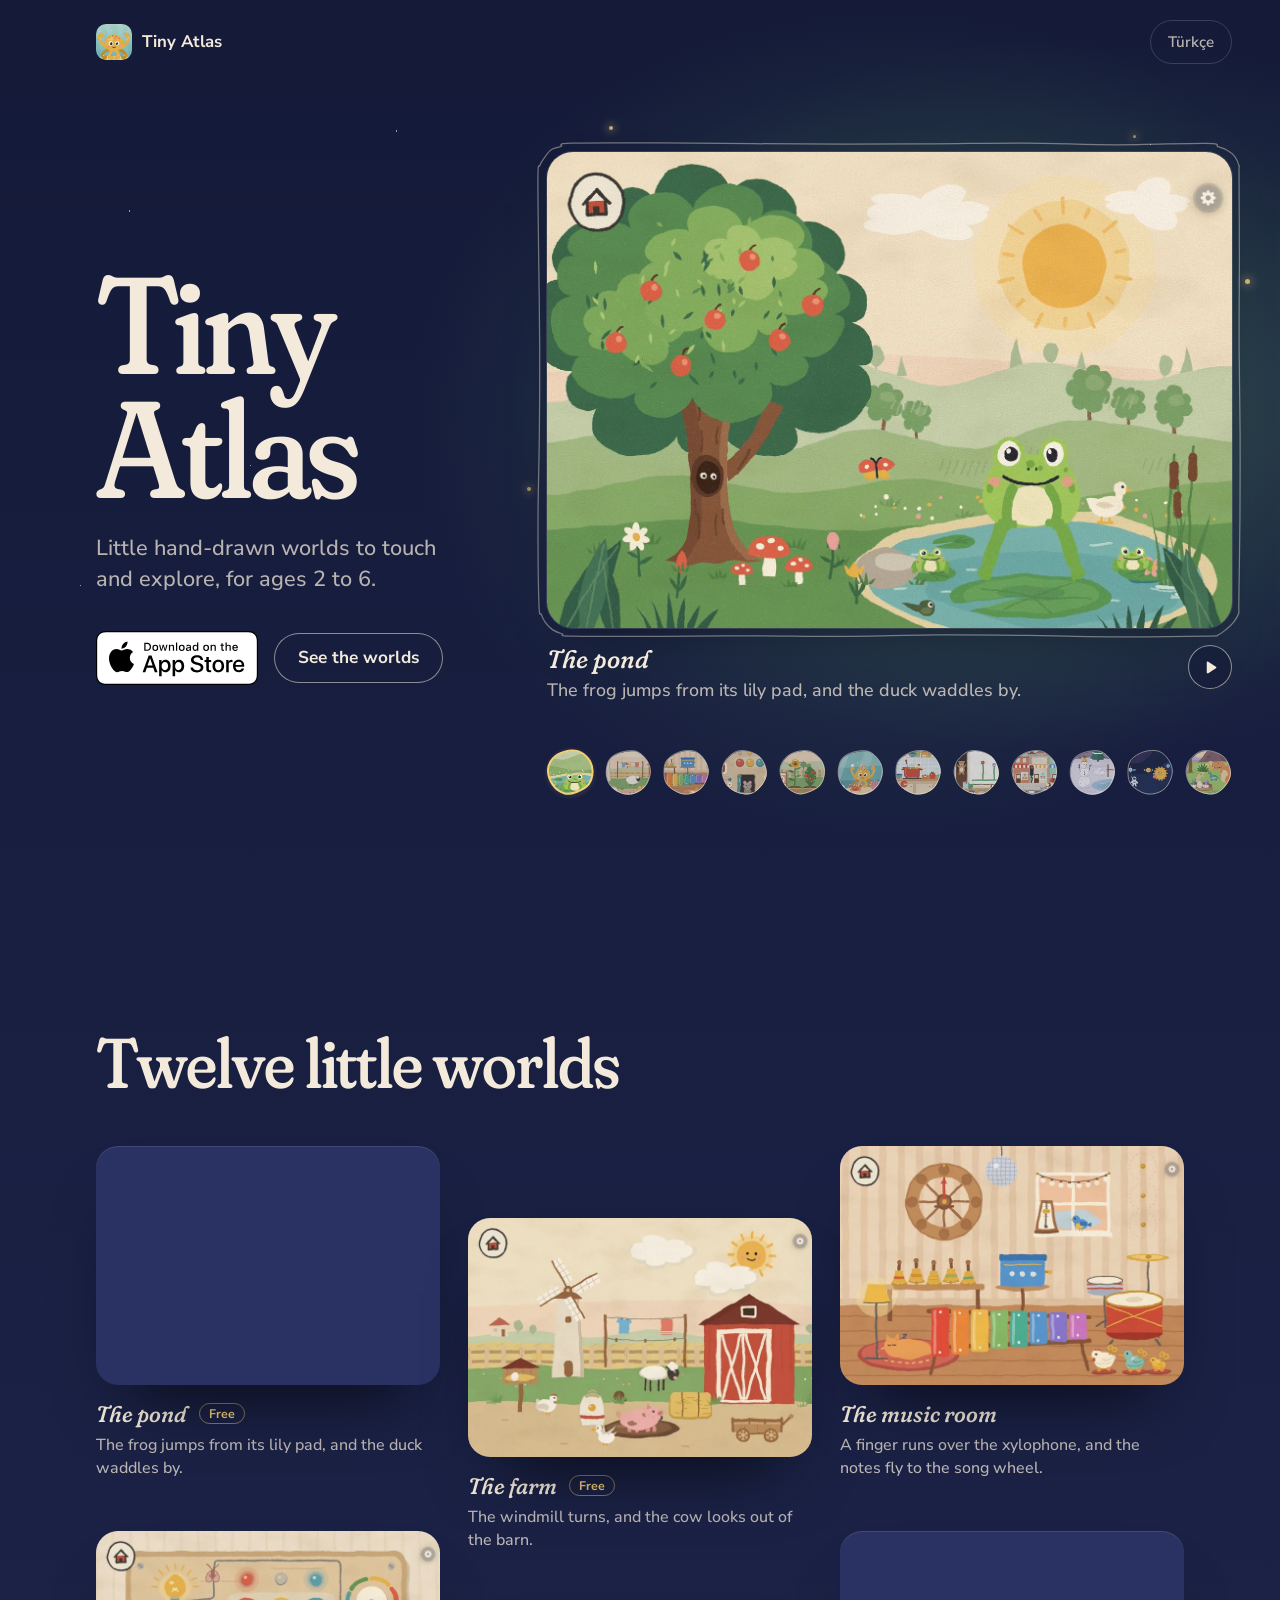
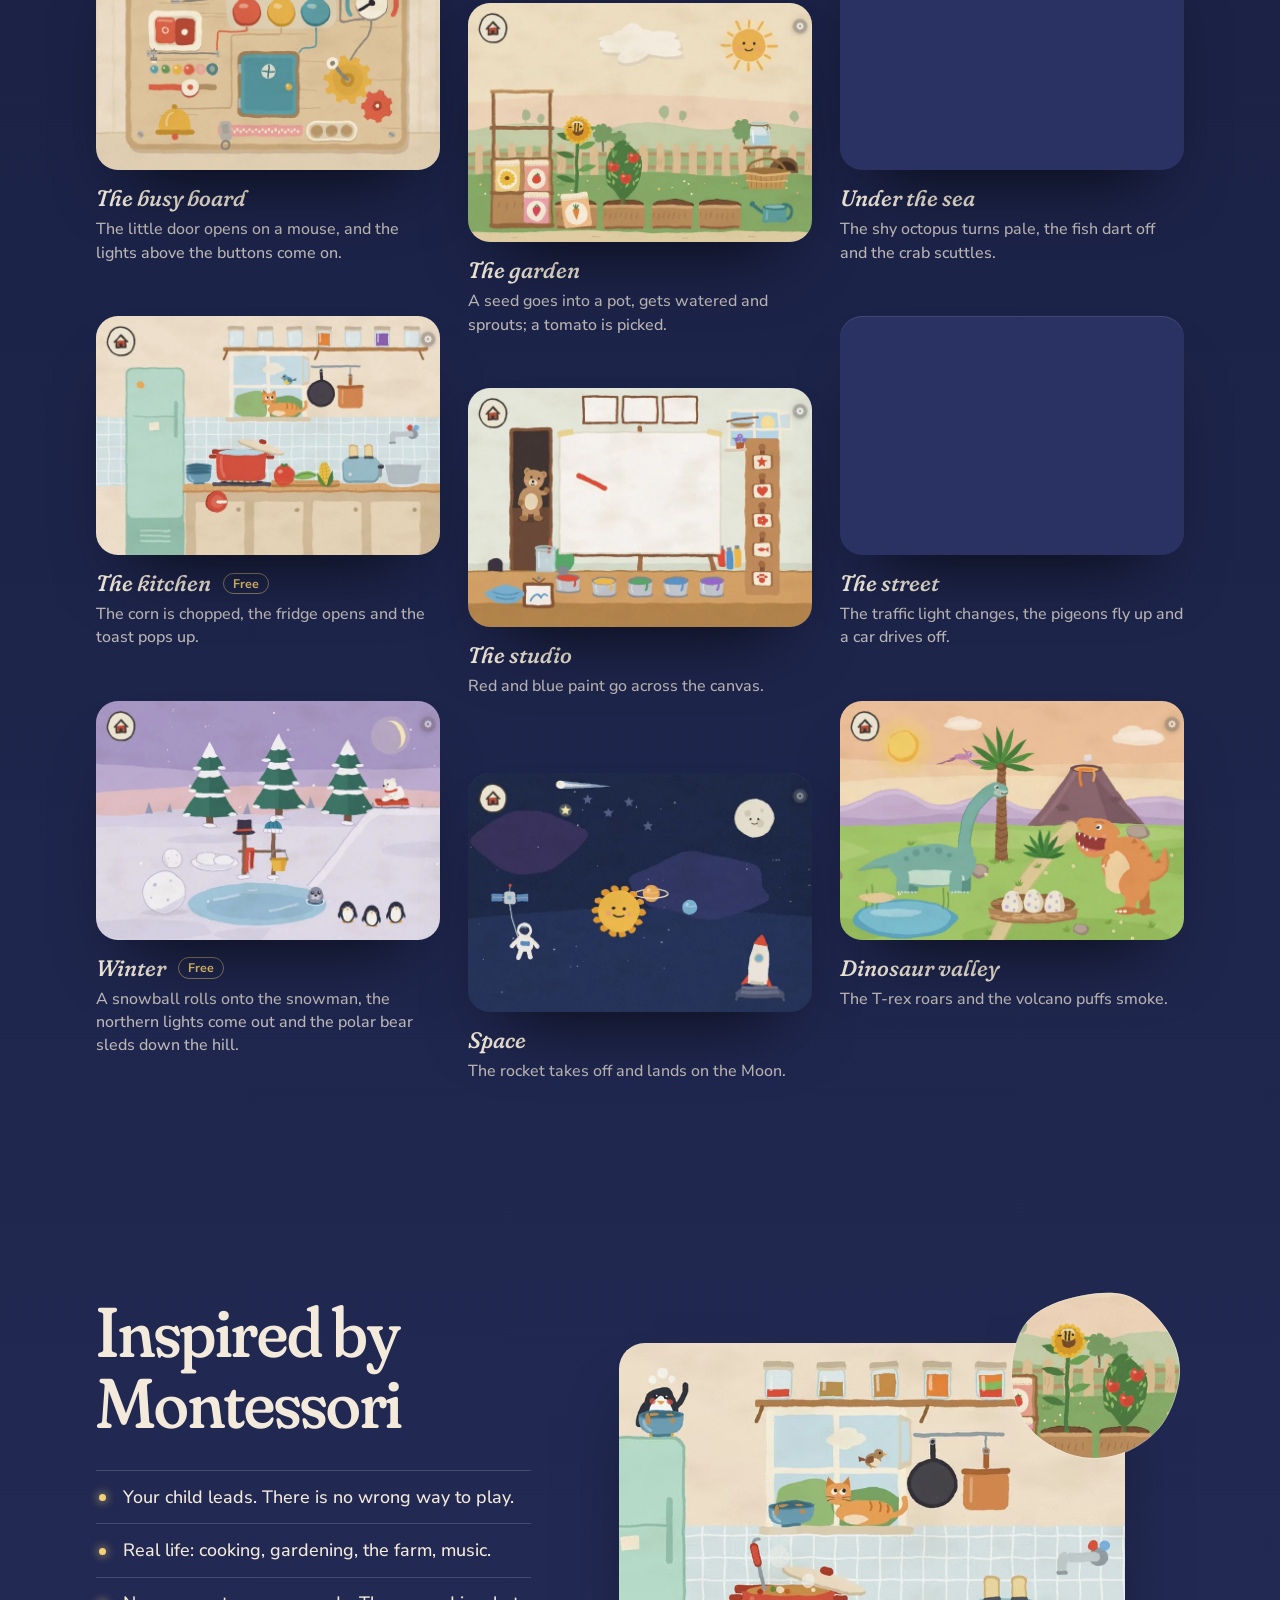
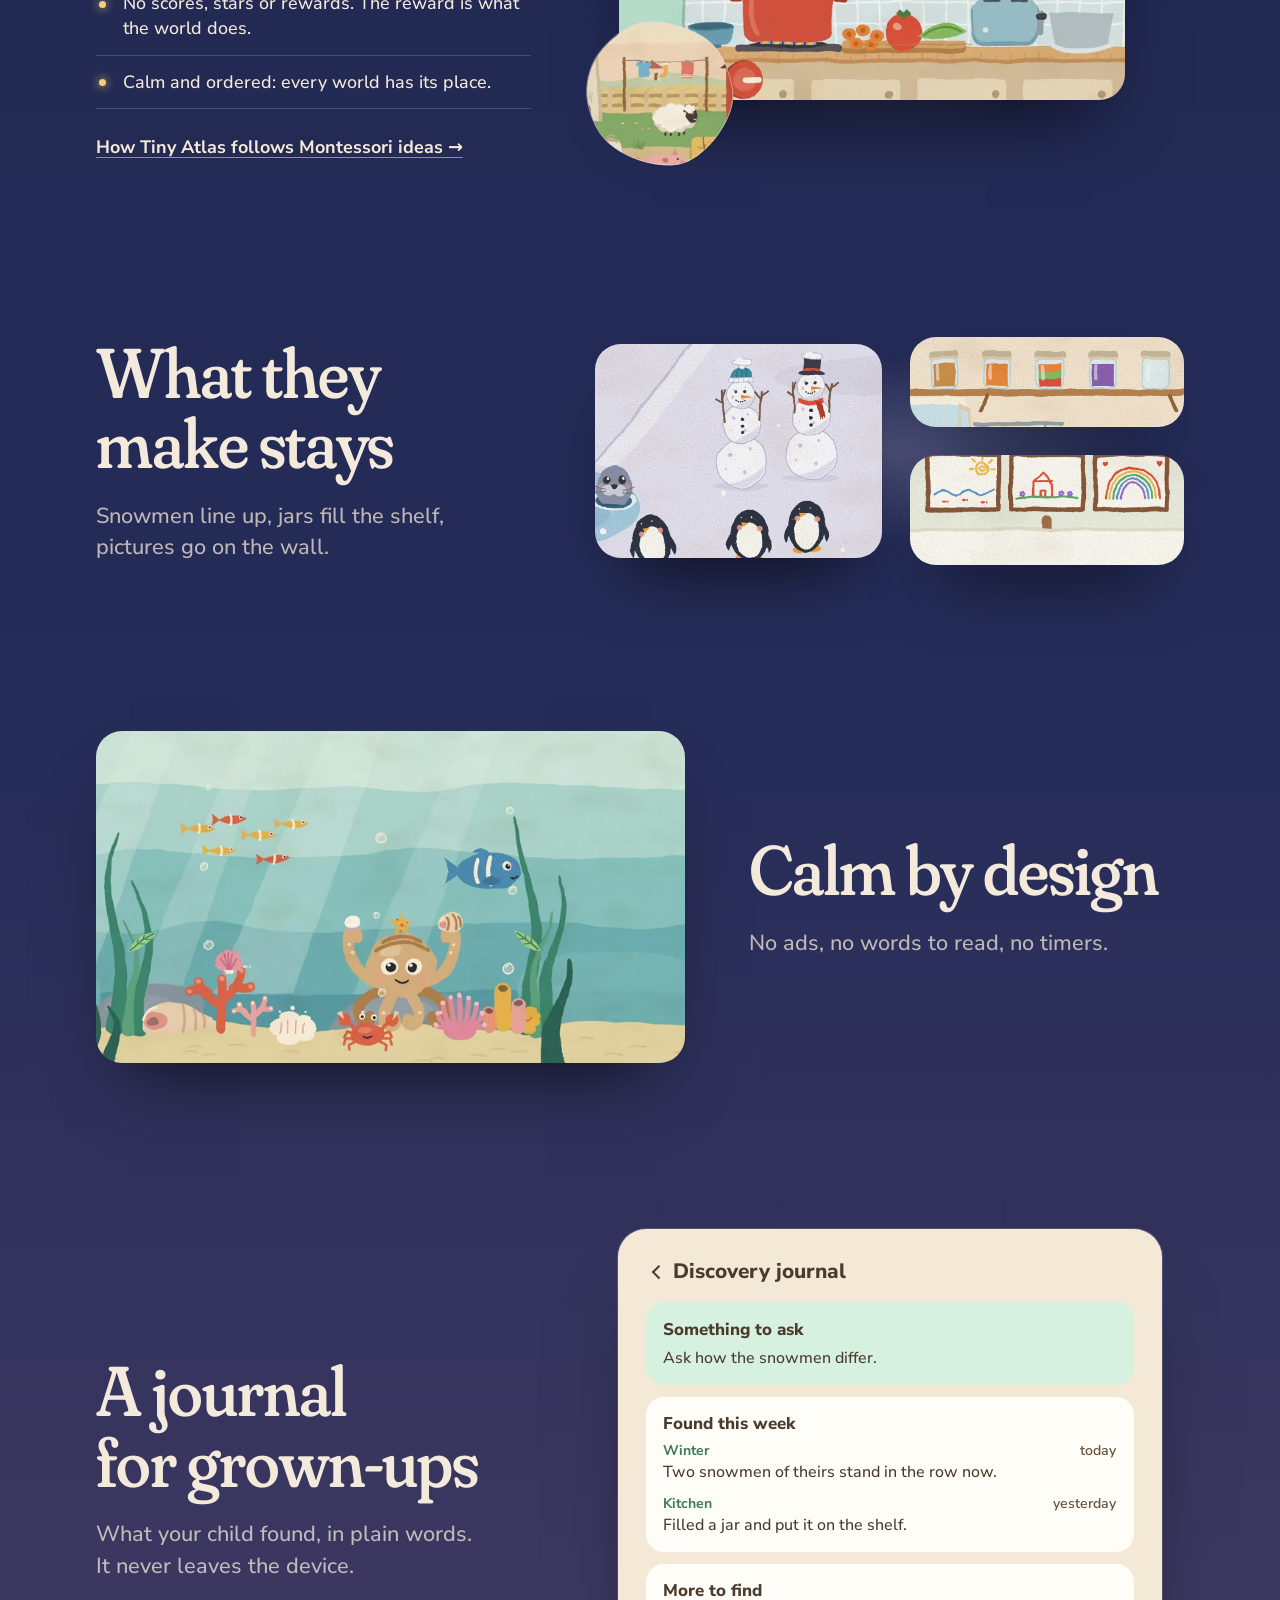
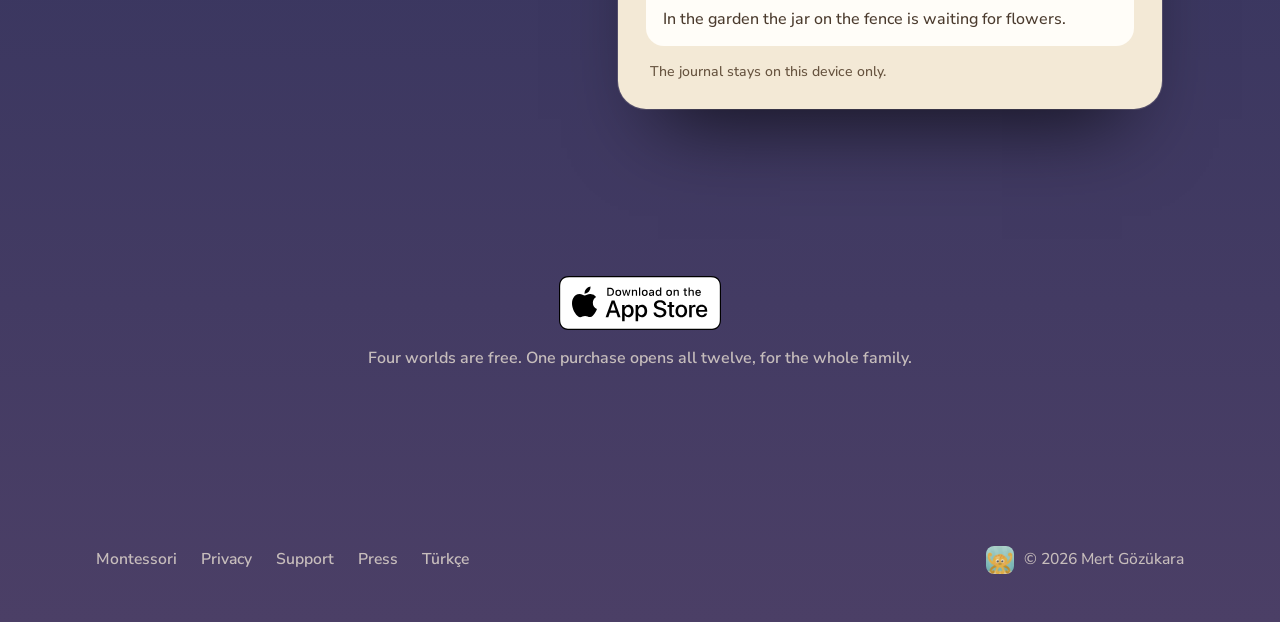
<file: index.html>
<!doctype html>
<html lang="en">
<head>
<meta charset="utf-8">
<meta name="viewport" content="width=device-width, initial-scale=1">
<title>Tiny Atlas – calm, Montessori-inspired toddler games for ages 2–6</title>
<meta name="description" content="Twelve hand-drawn worlds to touch and explore, for toddlers and preschool children aged 2–6. Inspired by Montessori: no ads, no scores, no words to read. Four worlds are free.">
<link rel="canonical" href="https://playtinyatlas.com/">
<link rel="alternate" hreflang="en" href="https://playtinyatlas.com/">
<link rel="alternate" hreflang="tr" href="https://playtinyatlas.com/tr/">
<link rel="alternate" hreflang="x-default" href="https://playtinyatlas.com/">
<meta name="apple-itunes-app" content="app-id=6820293269">
<meta name="theme-color" content="#151B3A">
<meta property="og:type" content="website">
<meta property="og:site_name" content="Tiny Atlas">
<meta property="og:title" content="Tiny Atlas – calm, Montessori-inspired toddler games for ages 2–6">
<meta property="og:description" content="Twelve hand-drawn worlds to touch and explore, for toddlers and preschool children aged 2–6. Inspired by Montessori: no ads, no scores, no words to read. Four worlds are free.">
<meta property="og:url" content="https://playtinyatlas.com/">
<meta property="og:image" content="https://playtinyatlas.com/assets/img/og-en.jpg">
<meta property="og:image:width" content="1200">
<meta property="og:image:height" content="900">
<meta property="og:image:alt" content="Light up the pond with fireflies: the pond world at night, with a frog on a lily pad">
<meta property="og:locale" content="en_US">
<meta property="og:locale:alternate" content="tr_TR">
<meta name="twitter:card" content="summary_large_image">
<meta name="twitter:title" content="Tiny Atlas – calm, Montessori-inspired toddler games for ages 2–6">
<meta name="twitter:description" content="Twelve hand-drawn worlds to touch and explore, for toddlers and preschool children aged 2–6. Inspired by Montessori: no ads, no scores, no words to read. Four worlds are free.">
<meta name="twitter:image" content="https://playtinyatlas.com/assets/img/og-en.jpg">
<script type="application/ld+json">{
 "@context": "https://schema.org",
 "@type": "SoftwareApplication",
 "name": "Tiny Atlas",
 "alternateName": "Minik Atlas",
 "url": "https://playtinyatlas.com/",
 "downloadUrl": "https://apps.apple.com/app/id6820293269",
 "datePublished": "2026-11-12",
 "description": "Twelve hand-drawn worlds to touch and explore, for toddlers and preschool children aged 2–6. Inspired by Montessori: no ads, no scores, no words to read. Four worlds are free.",
 "inLanguage": "en",
 "applicationCategory": "EducationalApplication",
 "operatingSystem": "iOS, iPadOS",
 "typicalAgeRange": "2-6",
 "isFamilyFriendly": true,
 "image": "https://playtinyatlas.com/assets/img/og-en.jpg",
 "author": {
  "@type": "Person",
  "name": "Mert Gözükara"
 },
 "offers": {
  "@type": "Offer",
  "price": "0",
  "priceCurrency": "USD",
  "description": "Free to download with four worlds. One in-app purchase, once, opens the other eight. No subscription."
 }
}</script>
<link rel="icon" href="/favicon.ico" sizes="32x32">
<link rel="icon" type="image/png" sizes="192x192" href="/assets/img/icon-192.png">
<link rel="apple-touch-icon" href="/apple-touch-icon.png">
<link rel="preload" as="image" href="/assets/home/stage/pond.jpg" fetchpriority="high">
<link rel="preconnect" href="https://fonts.googleapis.com">
<link rel="preconnect" href="https://fonts.gstatic.com" crossorigin>
<link rel="stylesheet" href="https://fonts.googleapis.com/css2?family=Fraunces:ital,opsz,wght,SOFT@0,9..144,400..700,100;1,9..144,400..700,100&amp;family=Nunito+Sans:opsz,wght@6..12,400..800&amp;display=swap">
<link rel="stylesheet" href="/assets/site.css">
<link rel="stylesheet" href="/assets/home.css">
</head>
<body class="home">
<svg width="0" height="0" style="position:absolute" aria-hidden="true" focusable="false"><defs><clipPath id="clip-a" clipPathUnits="objectBoundingBox"><path d="M0.98 0.4758C0.98 0.5653 0.9538 0.6863 0.8959 0.7611C0.838 0.8358 0.719 0.8916 0.6338 0.9242C0.5475 0.9568 0.4678 0.98 0.3837 0.9558C0.2985 0.9305 0.1882 0.8589 0.1281 0.7758C0.067 0.6926 0.0211 0.5537 0.02 0.4579C0.02 0.3632 0.0691 0.2695 0.1259 0.2032C0.1827 0.1368 0.2745 0.0884 0.3629 0.0621C0.4525 0.0358 0.5726 0.02 0.6611 0.0463C0.7496 0.0726 0.8413 0.1474 0.8948 0.2189C0.9483 0.2905 0.98 0.3853 0.98 0.4758Z"/></clipPath><clipPath id="clip-b" clipPathUnits="objectBoundingBox"><path d="M0.9767 0.4899C0.9733 0.5803 0.9322 0.7025 0.8767 0.778C0.8222 0.8535 0.73 0.9141 0.6467 0.9439C0.5644 0.9736 0.4689 0.98 0.3822 0.9566C0.2956 0.9332 0.1878 0.8737 0.1289 0.8035C0.0689 0.7334 0.0322 0.6302 0.0267 0.5335C0.02 0.4378 0.0422 0.3028 0.0922 0.2262C0.1411 0.1497 0.2289 0.105 0.3244 0.0753C0.42 0.0455 0.57 0.02 0.6656 0.0466C0.7611 0.0732 0.8444 0.1603 0.8967 0.2348C0.9478 0.3081 0.98 0.3995 0.9767 0.4899Z"/></clipPath><clipPath id="clip-c" clipPathUnits="objectBoundingBox"><path d="M0.9746 0.4931C0.9691 0.5881 0.9158 0.7216 0.8603 0.7963C0.8048 0.8721 0.7242 0.9202 0.6415 0.9458C0.5599 0.9715 0.4597 0.98 0.3683 0.9501C0.2769 0.9213 0.1495 0.8401 0.0918 0.7696C0.0341 0.6992 0.0244 0.6148 0.0222 0.5262C0.02 0.4375 0.0222 0.3179 0.0799 0.24C0.1365 0.162 0.2638 0.0915 0.3639 0.0595C0.4641 0.0275 0.5947 0.02 0.6818 0.0478C0.7699 0.0755 0.8418 0.1535 0.8907 0.2272C0.9397 0.3019 0.98 0.398 0.9746 0.4931Z"/></clipPath><clipPath id="clip-d" clipPathUnits="objectBoundingBox"><path d="M0.9789 0.5085C0.98 0.6032 0.9313 0.6969 0.8772 0.7714C0.8231 0.8459 0.7386 0.9257 0.6531 0.9534C0.5676 0.98 0.4529 0.963 0.3642 0.9332C0.2765 0.9044 0.1813 0.8502 0.125 0.7788C0.0687 0.7086 0.0297 0.5958 0.0243 0.5075C0.02 0.4191 0.0449 0.3223 0.0958 0.2467C0.1466 0.1711 0.2451 0.0839 0.3317 0.0519C0.4183 0.02 0.5254 0.0317 0.6142 0.0562C0.704 0.0817 0.8047 0.1254 0.8653 0.2009C0.9259 0.2765 0.9768 0.4127 0.9789 0.5085Z"/></clipPath><path id="ring-a" d="M0.98 0.4758C0.98 0.5653 0.9538 0.6863 0.8959 0.7611C0.838 0.8358 0.719 0.8916 0.6338 0.9242C0.5475 0.9568 0.4678 0.98 0.3837 0.9558C0.2985 0.9305 0.1882 0.8589 0.1281 0.7758C0.067 0.6926 0.0211 0.5537 0.02 0.4579C0.02 0.3632 0.0691 0.2695 0.1259 0.2032C0.1827 0.1368 0.2745 0.0884 0.3629 0.0621C0.4525 0.0358 0.5726 0.02 0.6611 0.0463C0.7496 0.0726 0.8413 0.1474 0.8948 0.2189C0.9483 0.2905 0.98 0.3853 0.98 0.4758Z" vector-effect="non-scaling-stroke"/><path id="ring-b" d="M0.9767 0.4899C0.9733 0.5803 0.9322 0.7025 0.8767 0.778C0.8222 0.8535 0.73 0.9141 0.6467 0.9439C0.5644 0.9736 0.4689 0.98 0.3822 0.9566C0.2956 0.9332 0.1878 0.8737 0.1289 0.8035C0.0689 0.7334 0.0322 0.6302 0.0267 0.5335C0.02 0.4378 0.0422 0.3028 0.0922 0.2262C0.1411 0.1497 0.2289 0.105 0.3244 0.0753C0.42 0.0455 0.57 0.02 0.6656 0.0466C0.7611 0.0732 0.8444 0.1603 0.8967 0.2348C0.9478 0.3081 0.98 0.3995 0.9767 0.4899Z" vector-effect="non-scaling-stroke"/><path id="ring-c" d="M0.9746 0.4931C0.9691 0.5881 0.9158 0.7216 0.8603 0.7963C0.8048 0.8721 0.7242 0.9202 0.6415 0.9458C0.5599 0.9715 0.4597 0.98 0.3683 0.9501C0.2769 0.9213 0.1495 0.8401 0.0918 0.7696C0.0341 0.6992 0.0244 0.6148 0.0222 0.5262C0.02 0.4375 0.0222 0.3179 0.0799 0.24C0.1365 0.162 0.2638 0.0915 0.3639 0.0595C0.4641 0.0275 0.5947 0.02 0.6818 0.0478C0.7699 0.0755 0.8418 0.1535 0.8907 0.2272C0.9397 0.3019 0.98 0.398 0.9746 0.4931Z" vector-effect="non-scaling-stroke"/><path id="ring-d" d="M0.9789 0.5085C0.98 0.6032 0.9313 0.6969 0.8772 0.7714C0.8231 0.8459 0.7386 0.9257 0.6531 0.9534C0.5676 0.98 0.4529 0.963 0.3642 0.9332C0.2765 0.9044 0.1813 0.8502 0.125 0.7788C0.0687 0.7086 0.0297 0.5958 0.0243 0.5075C0.02 0.4191 0.0449 0.3223 0.0958 0.2467C0.1466 0.1711 0.2451 0.0839 0.3317 0.0519C0.4183 0.02 0.5254 0.0317 0.6142 0.0562C0.704 0.0817 0.8047 0.1254 0.8653 0.2009C0.9259 0.2765 0.9768 0.4127 0.9789 0.5085Z" vector-effect="non-scaling-stroke"/></defs></svg>
<a class="skip" href="#main">Skip to content</a>
<header class="top">
  <a class="brand" href="/"><img src="/assets/img/mark.png" alt="" width="36" height="36">Tiny Atlas</a>
  <a class="lang" href="/tr/" hreflang="tr" lang="tr">Türkçe</a>
</header>
<main id="main">

  <section class="band hero" style="--tint: rgba(112,196,124,.3)">
    <div class="light" aria-hidden="true"></div>
    <div class="hero-grid">
      <div class="words">
        <h1>Tiny Atlas</h1>
        <p class="say">Little hand-drawn worlds to touch and explore, for ages 2&nbsp;to&nbsp;6.</p>
        <div class="cta" id="app-store">
          <a class="store-badge" href="https://apps.apple.com/app/id6820293269"><img src="/assets/img/app-store-badge-en.svg" width="162" height="54" alt="Download on the App Store"></a>
          <a class="go go--line" href="#worlds">See the worlds</a>
        </div>
      </div>
      <figure class="screen">
        <div class="screen-in">
          <video muted playsinline preload="none" poster="/assets/home/stage/pond.jpg" aria-hidden="true" data-stage="pond"></video>
          <svg class="screen-ring" viewBox="0 0 1 1" preserveAspectRatio="none" aria-hidden="true" focusable="false"><path d="M0.0454 -0.0017C0.0696 -0.0029 0.1328 -0.0022 0.1762 -0.0021C0.2195 -0.0019 0.2626 -0.0010 0.3055 -0.0006C0.3485 -0.0003 0.3908 -0.0000 0.4337 0.0000C0.4767 0.0001 0.5201 0.0000 0.5634 -0.0003C0.6066 -0.0007 0.6498 -0.0023 0.6932 -0.0020C0.7366 -0.0017 0.7808 0.0015 0.8240 0.0016C0.8673 0.0017 0.9287 -0.0020 0.9528 -0.0013C0.9769 -0.0007 0.9639 0.0031 0.9686 0.0054C0.9734 0.0076 0.9773 0.0088 0.9813 0.0121C0.9853 0.0154 0.9898 0.0196 0.9927 0.0250C0.9957 0.0304 0.9979 0.0381 0.9989 0.0446C0.9999 0.0511 0.9988 0.0314 0.9989 0.0642C0.9989 0.0969 0.9994 0.1829 0.9994 0.2411C0.9994 0.2994 0.9988 0.3561 0.9990 0.4136C0.9992 0.4711 1.0002 0.5287 1.0004 0.5862C1.0006 0.6436 1.0005 0.7006 1.0002 0.7583C0.9998 0.8160 0.9989 0.9000 0.9986 0.9326C0.9983 0.9652 0.9997 0.9473 0.9983 0.9540C0.9970 0.9608 0.9935 0.9678 0.9906 0.9732C0.9877 0.9786 0.9845 0.9823 0.9809 0.9864C0.9773 0.9905 0.9738 0.9954 0.9692 0.9977C0.9645 1.0000 0.9773 0.9997 0.9532 1.0004C0.9290 1.0010 0.8673 1.0020 0.8244 1.0018C0.7814 1.0016 0.7383 0.9996 0.6953 0.9990C0.6523 0.9984 0.6098 0.9978 0.5664 0.9982C0.5230 0.9985 0.4786 1.0009 0.4349 1.0012C0.3912 1.0015 0.3478 1.0000 0.3043 0.9999C0.2609 0.9999 0.2172 1.0007 0.1742 1.0008C0.1313 1.0009 0.0704 1.0012 0.0468 1.0004C0.0233 0.9995 0.0375 0.9980 0.0330 0.9959C0.0284 0.9938 0.0236 0.9917 0.0196 0.9878C0.0156 0.9840 0.0117 0.9778 0.0090 0.9726C0.0063 0.9674 0.0049 0.9628 0.0033 0.9565C0.0018 0.9502 0.0007 0.9673 -0.0001 0.9348C-0.0009 0.9023 -0.0015 0.8190 -0.0014 0.7614C-0.0013 0.7038 0.0001 0.6474 0.0005 0.5892C0.0009 0.5310 0.0012 0.4703 0.0010 0.4122C0.0009 0.3540 0.0001 0.2981 -0.0004 0.2404C-0.0008 0.1827 -0.0018 0.0986 -0.0015 0.0658C-0.0013 0.0330 -0.0003 0.0500 0.0012 0.0438C0.0027 0.0375 0.0046 0.0339 0.0074 0.0285C0.0101 0.0231 0.0138 0.0153 0.0178 0.0114C0.0218 0.0075 0.0268 0.0072 0.0314 0.0050C0.0360 0.0028 0.0213 -0.0005 0.0454 -0.0017Z" vector-effect="non-scaling-stroke"/></svg>
        </div>
        <i class="glint" aria-hidden="true"></i><i class="glint" aria-hidden="true"></i><i class="glint" aria-hidden="true"></i><i class="glint" aria-hidden="true"></i>
        <button class="play" type="button" data-pause="Pause the clip" data-play="Play the clip" aria-label="Pause the clip" hidden><svg class="i-pause" viewBox="0 0 16 16" aria-hidden="true"><rect x="3" y="2" width="3.6" height="12" rx="1.2"/><rect x="9.4" y="2" width="3.6" height="12" rx="1.2"/></svg><svg class="i-play" viewBox="0 0 16 16" aria-hidden="true"><path d="M4 2.6v10.8c0 .8.9 1.3 1.6.8l8.2-5.4c.6-.4.6-1.2 0-1.6L5.6 1.8C4.9 1.3 4 1.8 4 2.6z"/></svg></button>
        <figcaption class="screen-name" aria-live="polite"><span class="nm">The pond</span><span class="act">The frog jumps from its lily pad, and the duck waddles by.</span></figcaption>
      </figure>
      <ul class="picker" aria-label="Choose a world">
        <li><button type="button" class="pick" aria-pressed="true" data-world="pond" data-name="The pond" data-act="The frog jumps from its lily pad, and the duck waddles by."><span class="win"><span class="win__media clip-a"><img src="/assets/home/p-pond.webp" width="176" height="176" alt="" decoding="async"></span><svg class="win__ring" viewBox="0 0 1 1" preserveAspectRatio="none" aria-hidden="true" focusable="false"><use href="#ring-a"/></svg></span><span class="vh">The pond</span></button></li>
        <li><button type="button" class="pick" aria-pressed="false" data-world="farm" data-name="The farm" data-act="The windmill turns, and the cow looks out of the barn."><span class="win"><span class="win__media clip-b"><img src="/assets/home/p-farm.webp" width="176" height="176" alt="" decoding="async"></span><svg class="win__ring" viewBox="0 0 1 1" preserveAspectRatio="none" aria-hidden="true" focusable="false"><use href="#ring-b"/></svg></span><span class="vh">The farm</span></button></li>
        <li><button type="button" class="pick" aria-pressed="false" data-world="music" data-name="The music room" data-act="A finger runs over the xylophone, and the notes fly to the song wheel."><span class="win"><span class="win__media clip-c"><img src="/assets/home/p-music.webp" width="176" height="176" alt="" decoding="async"></span><svg class="win__ring" viewBox="0 0 1 1" preserveAspectRatio="none" aria-hidden="true" focusable="false"><use href="#ring-c"/></svg></span><span class="vh">The music room</span></button></li>
        <li><button type="button" class="pick" aria-pressed="false" data-world="board" data-name="The busy board" data-act="The little door opens on a mouse, and the lights above the buttons come on."><span class="win"><span class="win__media clip-d"><img src="/assets/home/p-board.webp" width="176" height="176" alt="" decoding="async"></span><svg class="win__ring" viewBox="0 0 1 1" preserveAspectRatio="none" aria-hidden="true" focusable="false"><use href="#ring-d"/></svg></span><span class="vh">The busy board</span></button></li>
        <li><button type="button" class="pick" aria-pressed="false" data-world="garden" data-name="The garden" data-act="A seed goes into a pot, gets watered and sprouts; a tomato is picked."><span class="win"><span class="win__media clip-a"><img src="/assets/home/p-garden.webp" width="176" height="176" alt="" decoding="async"></span><svg class="win__ring" viewBox="0 0 1 1" preserveAspectRatio="none" aria-hidden="true" focusable="false"><use href="#ring-a"/></svg></span><span class="vh">The garden</span></button></li>
        <li><button type="button" class="pick" aria-pressed="false" data-world="reef" data-name="Under the sea" data-act="The shy octopus turns pale, the fish dart off and the crab scuttles."><span class="win"><span class="win__media clip-b"><img src="/assets/home/p-reef.webp" width="176" height="176" alt="" decoding="async"></span><svg class="win__ring" viewBox="0 0 1 1" preserveAspectRatio="none" aria-hidden="true" focusable="false"><use href="#ring-b"/></svg></span><span class="vh">Under the sea</span></button></li>
        <li><button type="button" class="pick" aria-pressed="false" data-world="kitchen" data-name="The kitchen" data-act="The corn is chopped, the fridge opens and the toast pops up."><span class="win"><span class="win__media clip-c"><img src="/assets/home/p-kitchen.webp" width="176" height="176" alt="" decoding="async"></span><svg class="win__ring" viewBox="0 0 1 1" preserveAspectRatio="none" aria-hidden="true" focusable="false"><use href="#ring-c"/></svg></span><span class="vh">The kitchen</span></button></li>
        <li><button type="button" class="pick" aria-pressed="false" data-world="studio" data-name="The studio" data-act="Red and blue paint go across the canvas."><span class="win"><span class="win__media clip-d"><img src="/assets/home/p-studio.webp" width="176" height="176" alt="" decoding="async"></span><svg class="win__ring" viewBox="0 0 1 1" preserveAspectRatio="none" aria-hidden="true" focusable="false"><use href="#ring-d"/></svg></span><span class="vh">The studio</span></button></li>
        <li><button type="button" class="pick" aria-pressed="false" data-world="street" data-name="The street" data-act="The traffic light changes, the pigeons fly up and a car drives off."><span class="win"><span class="win__media clip-a"><img src="/assets/home/p-street.webp" width="176" height="176" alt="" decoding="async"></span><svg class="win__ring" viewBox="0 0 1 1" preserveAspectRatio="none" aria-hidden="true" focusable="false"><use href="#ring-a"/></svg></span><span class="vh">The street</span></button></li>
        <li><button type="button" class="pick" aria-pressed="false" data-world="winter" data-name="Winter" data-act="A snowball rolls onto the snowman, the northern lights come out and the polar bear sleds down the hill."><span class="win"><span class="win__media clip-b"><img src="/assets/home/p-winter.webp" width="176" height="176" alt="" decoding="async"></span><svg class="win__ring" viewBox="0 0 1 1" preserveAspectRatio="none" aria-hidden="true" focusable="false"><use href="#ring-b"/></svg></span><span class="vh">Winter</span></button></li>
        <li><button type="button" class="pick" aria-pressed="false" data-world="space" data-name="Space" data-act="The rocket takes off and lands on the Moon."><span class="win"><span class="win__media clip-c"><img src="/assets/home/p-space.webp" width="176" height="176" alt="" decoding="async"></span><svg class="win__ring" viewBox="0 0 1 1" preserveAspectRatio="none" aria-hidden="true" focusable="false"><use href="#ring-c"/></svg></span><span class="vh">Space</span></button></li>
        <li><button type="button" class="pick" aria-pressed="false" data-world="dino" data-name="Dinosaur valley" data-act="The T-rex roars and the volcano puffs smoke."><span class="win"><span class="win__media clip-d"><img src="/assets/home/p-dino.webp" width="176" height="176" alt="" decoding="async"></span><svg class="win__ring" viewBox="0 0 1 1" preserveAspectRatio="none" aria-hidden="true" focusable="false"><use href="#ring-d"/></svg></span><span class="vh">Dinosaur valley</span></button></li>
      </ul>
    </div>
  </section>

  <section class="band worlds" id="worlds" aria-labelledby="h-worlds">
    <div class="words"><h2 id="h-worlds">Twelve little worlds</h2></div>
    <ul class="atlas">
      <li><figure><div class="frame"><img src="/assets/home/stage/pond.jpg" srcset="/assets/home/stage/pond-700.webp 700w, /assets/home/stage/pond.jpg 1400w" sizes="(min-width: 1216px) 22rem, (min-width: 960px) 29vw, (min-width: 640px) 45vw, 82vw" width="1400" height="973" alt="The pond: a frog on a lily pad, two little frogs, a duck and an apple tree" loading="lazy" decoding="async"></div><figcaption><span class="nm">The pond</span> <span class="free">Free</span><span class="act">The frog jumps from its lily pad, and the duck waddles by.</span></figcaption></figure></li>
      <li><figure><div class="frame"><img src="/assets/home/stage/farm.jpg" srcset="/assets/home/stage/farm-700.webp 700w, /assets/home/stage/farm.jpg 1400w" sizes="(min-width: 1216px) 22rem, (min-width: 960px) 29vw, (min-width: 640px) 45vw, 82vw" width="1400" height="973" alt="The farm: a windmill, a red barn, a sheep by the washing line and a pig in the mud" loading="lazy" decoding="async"></div><figcaption><span class="nm">The farm</span> <span class="free">Free</span><span class="act">The windmill turns, and the cow looks out of the barn.</span></figcaption></figure></li>
      <li><figure><div class="frame"><img src="/assets/home/stage/music.jpg" srcset="/assets/home/stage/music-700.webp 700w, /assets/home/stage/music.jpg 1400w" sizes="(min-width: 1216px) 22rem, (min-width: 960px) 29vw, (min-width: 640px) 45vw, 82vw" width="1400" height="973" alt="The music room: a xylophone, bells, a drum and the song wheel on the wall" loading="lazy" decoding="async"></div><figcaption><span class="nm">The music room</span><span class="act">A finger runs over the xylophone, and the notes fly to the song wheel.</span></figcaption></figure></li>
      <li><figure><div class="frame"><img src="/assets/home/stage/board.jpg" srcset="/assets/home/stage/board-700.webp 700w, /assets/home/stage/board.jpg 1400w" sizes="(min-width: 1216px) 22rem, (min-width: 960px) 29vw, (min-width: 640px) 45vw, 82vw" width="1400" height="973" alt="The busy board: big buttons, switches, gears, a bell and a little door" loading="lazy" decoding="async"></div><figcaption><span class="nm">The busy board</span><span class="act">The little door opens on a mouse, and the lights above the buttons come on.</span></figcaption></figure></li>
      <li><figure><div class="frame"><img src="/assets/home/stage/garden.jpg" srcset="/assets/home/stage/garden-700.webp 700w, /assets/home/stage/garden.jpg 1400w" sizes="(min-width: 1216px) 22rem, (min-width: 960px) 29vw, (min-width: 640px) 45vw, 82vw" width="1400" height="973" alt="The garden: seed packets, a sunflower, a tomato plant and empty pots" loading="lazy" decoding="async"></div><figcaption><span class="nm">The garden</span><span class="act">A seed goes into a pot, gets watered and sprouts; a tomato is picked.</span></figcaption></figure></li>
      <li><figure><div class="frame"><img src="/assets/home/stage/reef.jpg" srcset="/assets/home/stage/reef-700.webp 700w, /assets/home/stage/reef.jpg 1400w" sizes="(min-width: 1216px) 22rem, (min-width: 960px) 29vw, (min-width: 640px) 45vw, 82vw" width="1400" height="973" alt="Under the sea: an octopus, a crab, corals and a little shoal of fish" loading="lazy" decoding="async"></div><figcaption><span class="nm">Under the sea</span><span class="act">The shy octopus turns pale, the fish dart off and the crab scuttles.</span></figcaption></figure></li>
      <li><figure><div class="frame"><img src="/assets/home/stage/kitchen.jpg" srcset="/assets/home/stage/kitchen-700.webp 700w, /assets/home/stage/kitchen.jpg 1400w" sizes="(min-width: 1216px) 22rem, (min-width: 960px) 29vw, (min-width: 640px) 45vw, 82vw" width="1400" height="973" alt="The kitchen: a pot on the stove, a toaster, the fridge and a cat in the window" loading="lazy" decoding="async"></div><figcaption><span class="nm">The kitchen</span> <span class="free">Free</span><span class="act">The corn is chopped, the fridge opens and the toast pops up.</span></figcaption></figure></li>
      <li><figure><div class="frame"><img src="/assets/home/stage/studio.jpg" srcset="/assets/home/stage/studio-700.webp 700w, /assets/home/stage/studio.jpg 1400w" sizes="(min-width: 1216px) 22rem, (min-width: 960px) 29vw, (min-width: 640px) 45vw, 82vw" width="1400" height="973" alt="The studio: a canvas on its easel, pots of paint and a teddy bear in the doorway" loading="lazy" decoding="async"></div><figcaption><span class="nm">The studio</span><span class="act">Red and blue paint go across the canvas.</span></figcaption></figure></li>
      <li><figure><div class="frame"><img src="/assets/home/stage/street.jpg" srcset="/assets/home/stage/street-700.webp 700w, /assets/home/stage/street.jpg 1400w" sizes="(min-width: 1216px) 22rem, (min-width: 960px) 29vw, (min-width: 640px) 45vw, 82vw" width="1400" height="973" alt="The street: shops, a traffic light, pigeons, two cars and a raccoon with balloons" loading="lazy" decoding="async"></div><figcaption><span class="nm">The street</span><span class="act">The traffic light changes, the pigeons fly up and a car drives off.</span></figcaption></figure></li>
      <li><figure><div class="frame"><img src="/assets/home/stage/winter.jpg" srcset="/assets/home/stage/winter-700.webp 700w, /assets/home/stage/winter.jpg 1400w" sizes="(min-width: 1216px) 22rem, (min-width: 960px) 29vw, (min-width: 640px) 45vw, 82vw" width="1400" height="973" alt="Winter: snowy pine trees, a snowman waiting to be built, penguins, a seal and a polar bear on a sled" loading="lazy" decoding="async"></div><figcaption><span class="nm">Winter</span> <span class="free">Free</span><span class="act">A snowball rolls onto the snowman, the northern lights come out and the polar bear sleds down the hill.</span></figcaption></figure></li>
      <li><figure><div class="frame"><img src="/assets/home/stage/space.jpg" srcset="/assets/home/stage/space-700.webp 700w, /assets/home/stage/space.jpg 1400w" sizes="(min-width: 1216px) 22rem, (min-width: 960px) 29vw, (min-width: 640px) 45vw, 82vw" width="1400" height="973" alt="Space: a smiling Sun, the planets, an astronaut, a rocket and the Moon" loading="lazy" decoding="async"></div><figcaption><span class="nm">Space</span><span class="act">The rocket takes off and lands on the Moon.</span></figcaption></figure></li>
      <li><figure><div class="frame"><img src="/assets/home/stage/dino.jpg" srcset="/assets/home/stage/dino-700.webp 700w, /assets/home/stage/dino.jpg 1400w" sizes="(min-width: 1216px) 22rem, (min-width: 960px) 29vw, (min-width: 640px) 45vw, 82vw" width="1400" height="973" alt="Dinosaur valley: a long-necked dinosaur, a T-rex, eggs in a nest and a smoking volcano" loading="lazy" decoding="async"></div><figcaption><span class="nm">Dinosaur valley</span><span class="act">The T-rex roars and the volcano puffs smoke.</span></figcaption></figure></li>
    </ul>
  </section>

  <section class="band montessori" aria-labelledby="h-montessori">
    <div class="split">
      <div class="words">
        <h2 id="h-montessori">Inspired by Montessori</h2>
        <ul class="principles"><li>Your child leads. There is no wrong way to play.</li><li>Real life: cooking, gardening, the farm, music.</li><li>No scores, stars or rewards. The reward is what the world does.</li><li>Calm and ordered: every world has its place.</li></ul>
        <p class="more"><a href="/montessori/">How Tiny Atlas follows Montessori ideas →</a></p>
      </div>
      <div class="m-stage">
        <div class="glow" aria-hidden="true"></div>
        <figure class="frame"><picture><source type="image/avif" srcset="/assets/home/kitchen-700.avif 700w, /assets/home/kitchen-1400.avif 1400w" sizes="(min-width: 900px) 40rem, 100vw"><source type="image/webp" srcset="/assets/home/kitchen-700.webp 700w, /assets/home/kitchen-1400.webp 1400w" sizes="(min-width: 900px) 40rem, 100vw"><img src="/assets/home/kitchen-700.jpg" srcset="/assets/home/kitchen-700.jpg 700w, /assets/home/kitchen-1400.jpg 1400w" sizes="(min-width: 900px) 40rem, 100vw" width="1400" height="987" alt="The kitchen: soup bubbling on the stove, a tomato and carrot slices on the board, jars of soup on the shelf and a cat in the window" loading="lazy" decoding="async"></picture></figure>
        <div class="win m-w1"><div class="win__media clip-b"><img src="/assets/home/w-garden.webp" width="440" height="440" alt="The garden: a sunflower and a tomato plant" loading="lazy" decoding="async"></div><svg class="win__ring" viewBox="0 0 1 1" preserveAspectRatio="none" aria-hidden="true" focusable="false"><use href="#ring-b"/></svg></div>
        <div class="win m-w2"><div class="win__media clip-d"><img src="/assets/home/w-farm.webp" width="440" height="440" alt="The farm: a sheep by the washing line" loading="lazy" decoding="async"></div><svg class="win__ring" viewBox="0 0 1 1" preserveAspectRatio="none" aria-hidden="true" focusable="false"><use href="#ring-d"/></svg></div>
      </div>
    </div>
  </section>

  <section class="band made" aria-labelledby="h-made">
    <div class="split">
      <div class="words">
        <h2 id="h-made">What they make stays</h2>
        <p class="say">Snowmen line up, jars fill the shelf, pictures go on the wall.</p>
      </div>
      <div class="made-wall">
        <div class="glow" aria-hidden="true"></div>
        <figure class="frame p1"><picture><source type="image/avif" srcset="/assets/home/made-snowmen.avif"><source type="image/webp" srcset="/assets/home/made-snowmen.webp"><img src="/assets/home/made-snowmen.jpg" width="960" height="715" alt="Two snowmen a child built, one in a bobble hat and one in a top hat, standing in a row by the penguins" loading="lazy" decoding="async"></picture></figure>
        <figure class="frame p2"><picture><source type="image/avif" srcset="/assets/home/made-jars.avif"><source type="image/webp" srcset="/assets/home/made-jars.webp"><img src="/assets/home/made-jars.jpg" width="960" height="315" alt="A shelf of jars a child filled with soup: orange, striped and purple" loading="lazy" decoding="async"></picture></figure>
        <figure class="frame p3"><picture><source type="image/avif" srcset="/assets/home/made-pictures.avif"><source type="image/webp" srcset="/assets/home/made-pictures.webp"><img src="/assets/home/made-pictures.jpg" width="960" height="386" alt="Three pictures a child painted, hung on the studio wall: the sea, a house and a rainbow" loading="lazy" decoding="async"></picture></figure>
      </div>
    </div>
  </section>

  <section class="band calm" aria-labelledby="h-calm">
    <div class="split split--flip">
      <div class="words">
        <h2 id="h-calm">Calm by design</h2>
        <p class="say">No ads, no words to read, no timers.</p>
      </div>
      <div class="pic">
        <div class="glow" aria-hidden="true"></div>
        <figure class="frame"><picture><source type="image/avif" srcset="/assets/home/reef-800.avif 800w, /assets/home/reef-1600.avif 1600w" sizes="(min-width: 900px) 44rem, 100vw"><source type="image/webp" srcset="/assets/home/reef-800.webp 800w, /assets/home/reef-1600.webp 1600w" sizes="(min-width: 900px) 44rem, 100vw"><img src="/assets/home/reef-800.jpg" srcset="/assets/home/reef-800.jpg 800w, /assets/home/reef-1600.jpg 1600w" sizes="(min-width: 900px) 44rem, 100vw" width="1600" height="901" alt="Under the sea: an octopus holding shells and a starfish, with a crab, corals and a little shoal of fish" loading="lazy" decoding="async"></picture></figure>
      </div>
    </div>
  </section>

  <section class="band grownups" aria-labelledby="h-journal">
    <div class="split">
      <div class="words">
        <h2 id="h-journal">A journal for <span class="nw">grown-ups</span></h2>
        <p class="say">What your child found, in plain words. It never leaves the device.</p>
      </div>
      <figure class="journal" role="img" aria-label="The discovery journal in the grown-ups’ area: something to ask your child, what they found this week and what is still to find">
        <div class="j-title">Discovery journal</div>
        <div class="j-card ask"><b>Something to ask</b>Ask how the snowmen differ.</div>
        <div class="j-card"><b>Found this week</b><div class="j-find"><span>Winter<i>today</i></span>Two snowmen of theirs stand in the row now.</div><div class="j-find"><span>Kitchen<i>yesterday</i></span>Filled a jar and put it on the shelf.</div></div>
        <div class="j-card"><b>More to find</b>In the garden the jar on the fence is waiting for flowers.</div>
        <div class="j-note">The journal stays on this device only.</div>
      </figure>
    </div>
  </section>

  <section class="band end" aria-label="App Store">
    <div class="store store--end">
      <a class="store-badge" href="https://apps.apple.com/app/id6820293269"><img src="/assets/img/app-store-badge-en.svg" width="162" height="54" alt="Download on the App Store"></a>
      <p class="soon">Four worlds are free. One purchase opens all twelve, for the whole family.</p>
    </div>
  </section>

</main>
<footer class="foot">
  <nav aria-label="Site">
    <a href="/montessori/">Montessori</a>
    <a href="/privacy/">Privacy</a>
    <a href="/support/">Support</a>
    <a href="/press/">Press</a>
    <a href="/tr/" hreflang="tr" lang="tr">Türkçe</a>
  </nav>
  <p class="mark"><img src="/assets/img/mark.png" alt="" width="32" height="32">© 2026 Mert Gözükara</p>
</footer>
<script src="/assets/home.js" defer></script>
</body>
</html>
</file>
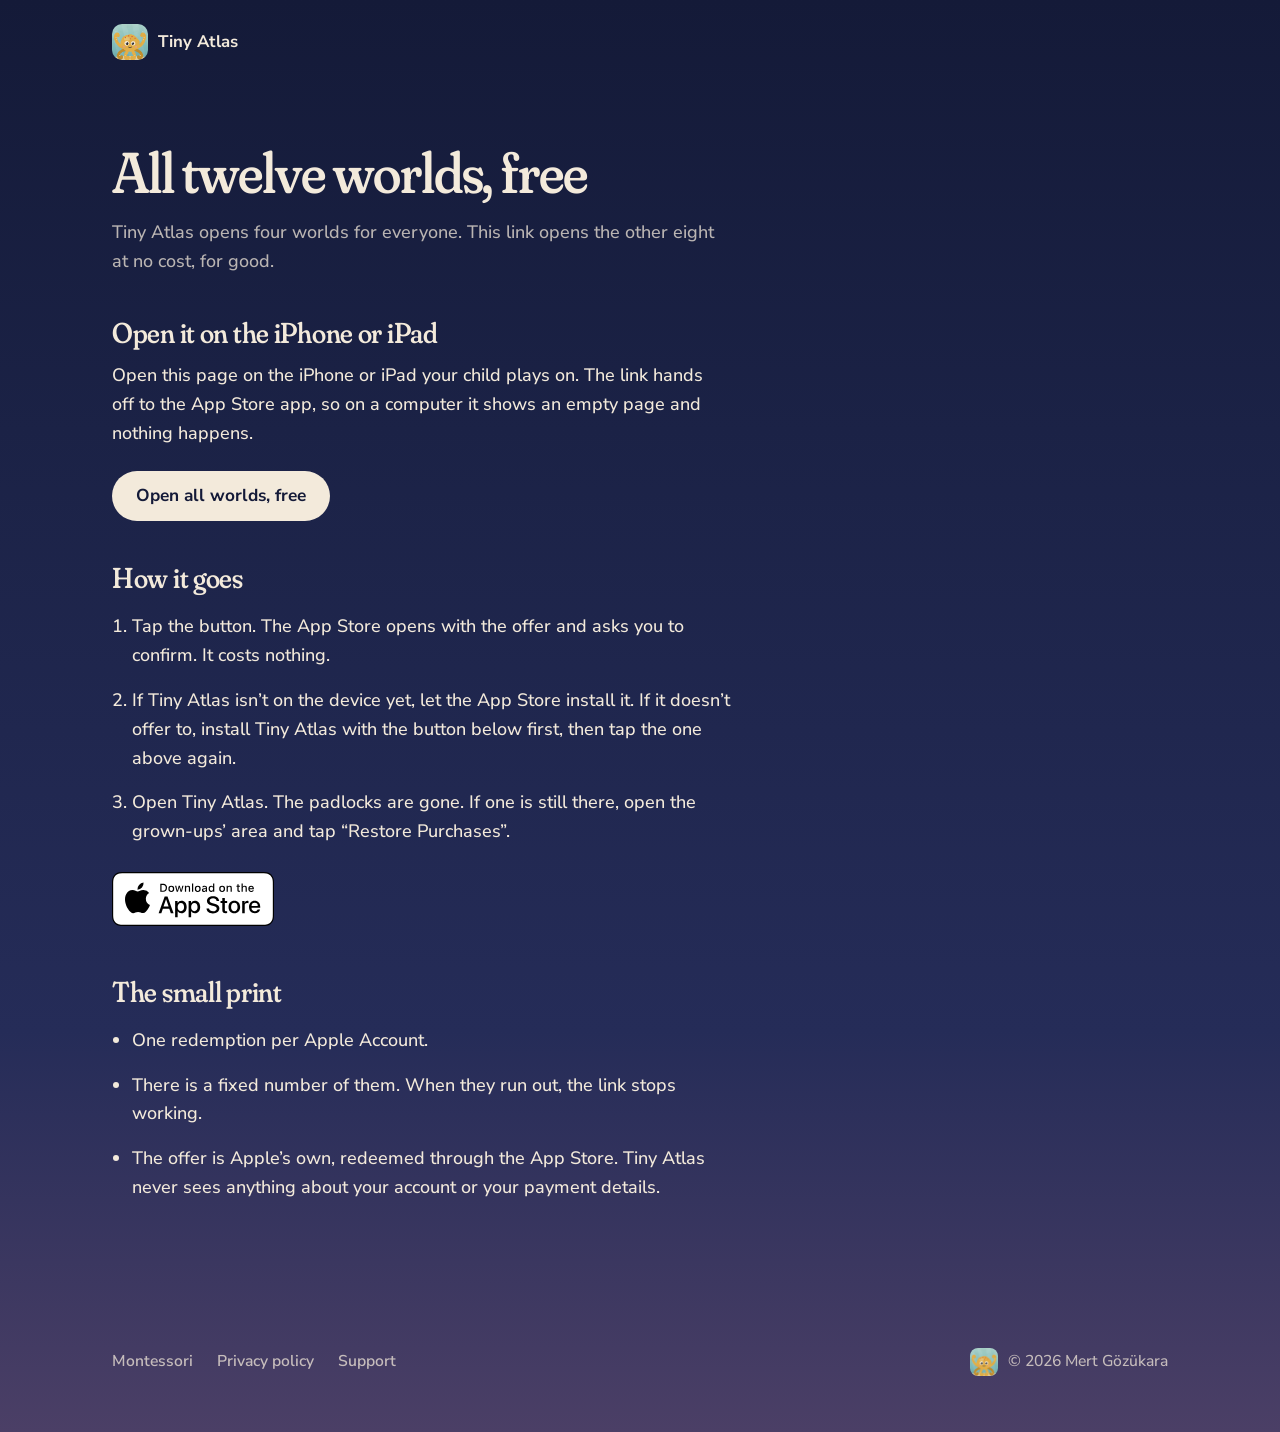
<file: free/index.html>
<!doctype html>
<html lang="en">
<head>
<meta charset="utf-8">
<meta name="viewport" content="width=device-width, initial-scale=1">
<title>All twelve worlds, free – Tiny Atlas</title>
<meta name="description" content="A link that opens all twelve Tiny Atlas worlds at no cost. Open it on the iPhone or iPad your child plays on.">
<!-- Unlisted on purpose: only people handed the link should spend one of the fixed redemptions -->
<meta name="robots" content="noindex, nofollow">
<meta name="theme-color" content="#151B3A">
<meta property="og:type" content="website">
<meta property="og:site_name" content="Tiny Atlas">
<meta property="og:title" content="All twelve worlds, free – Tiny Atlas">
<meta property="og:description" content="A link that opens all twelve Tiny Atlas worlds at no cost. Open it on the iPhone or iPad your child plays on.">
<meta property="og:image" content="https://playtinyatlas.com/assets/img/og-en.jpg">
<meta property="og:image:width" content="1200">
<meta property="og:image:height" content="900">
<meta name="twitter:card" content="summary_large_image">
<link rel="icon" href="/favicon.ico" sizes="32x32">
<link rel="icon" type="image/png" sizes="192x192" href="/assets/img/icon-192.png">
<link rel="apple-touch-icon" href="/apple-touch-icon.png">
<link rel="preconnect" href="https://fonts.googleapis.com">
<link rel="preconnect" href="https://fonts.gstatic.com" crossorigin>
<link rel="stylesheet" href="https://fonts.googleapis.com/css2?family=Fraunces:ital,opsz,wght,SOFT@0,9..144,400..700,100;1,9..144,400..700,100&amp;family=Nunito+Sans:opsz,wght@6..12,400..800&amp;display=swap">
<link rel="stylesheet" href="/assets/site.css">
<link rel="stylesheet" href="/assets/home.css">
</head>
<body>
<a class="skip" href="#main">Skip to content</a>
<header class="top">
  <a class="brand" href="/"><img src="/assets/img/mark.png" alt="" width="44" height="44">Tiny Atlas</a>
</header>
<main id="main" class="page free">
  <h1>All twelve worlds, free</h1>
  <p class="meta">Tiny Atlas opens four worlds for everyone. This link opens the other eight at no cost, for good.</p>
  <h2>Open it on the iPhone or iPad</h2>
  <p>Open this page on the iPhone or iPad your child plays on. The link hands off to the App Store app, so on a computer it shows an empty page and nothing happens.</p>
  <p class="free-go"><a class="go" href="https://apps.apple.com/redeem?ctx=offercodes&amp;id=6820293269&amp;code=TINYATLAS500">Open all worlds, free</a></p>
  <h2>How it goes</h2>
  <ol><li>Tap the button. The App Store opens with the offer and asks you to confirm. It costs nothing.</li><li>If Tiny Atlas isn’t on the device yet, let the App Store install it. If it doesn’t offer to, install Tiny Atlas with the button below first, then tap the one above again.</li><li>Open Tiny Atlas. The padlocks are gone. If one is still there, open the grown-ups’ area and tap “Restore Purchases”.</li></ol>
  <p><a class="store-badge" href="https://apps.apple.com/app/id6820293269"><img src="/assets/img/app-store-badge-en.svg" width="143" height="48" alt="Download on the App Store"></a></p>
  <h2>The small print</h2>
  <ul><li>One redemption per Apple Account.</li><li>There is a fixed number of them. When they run out, the link stops working.</li><li>The offer is Apple’s own, redeemed through the App Store. Tiny Atlas never sees anything about your account or your payment details.</li></ul>
</main>
<footer class="foot">
  <nav aria-label="Site">
    <a href="/montessori/">Montessori</a>
    <a href="/privacy/">Privacy policy</a>
    <a href="/support/">Support</a>
  </nav>
  <p class="mark"><img src="/assets/img/mark.png" alt="" width="32" height="32">© 2026 Mert Gözükara</p>
</footer>
</body>
</html>
</file>
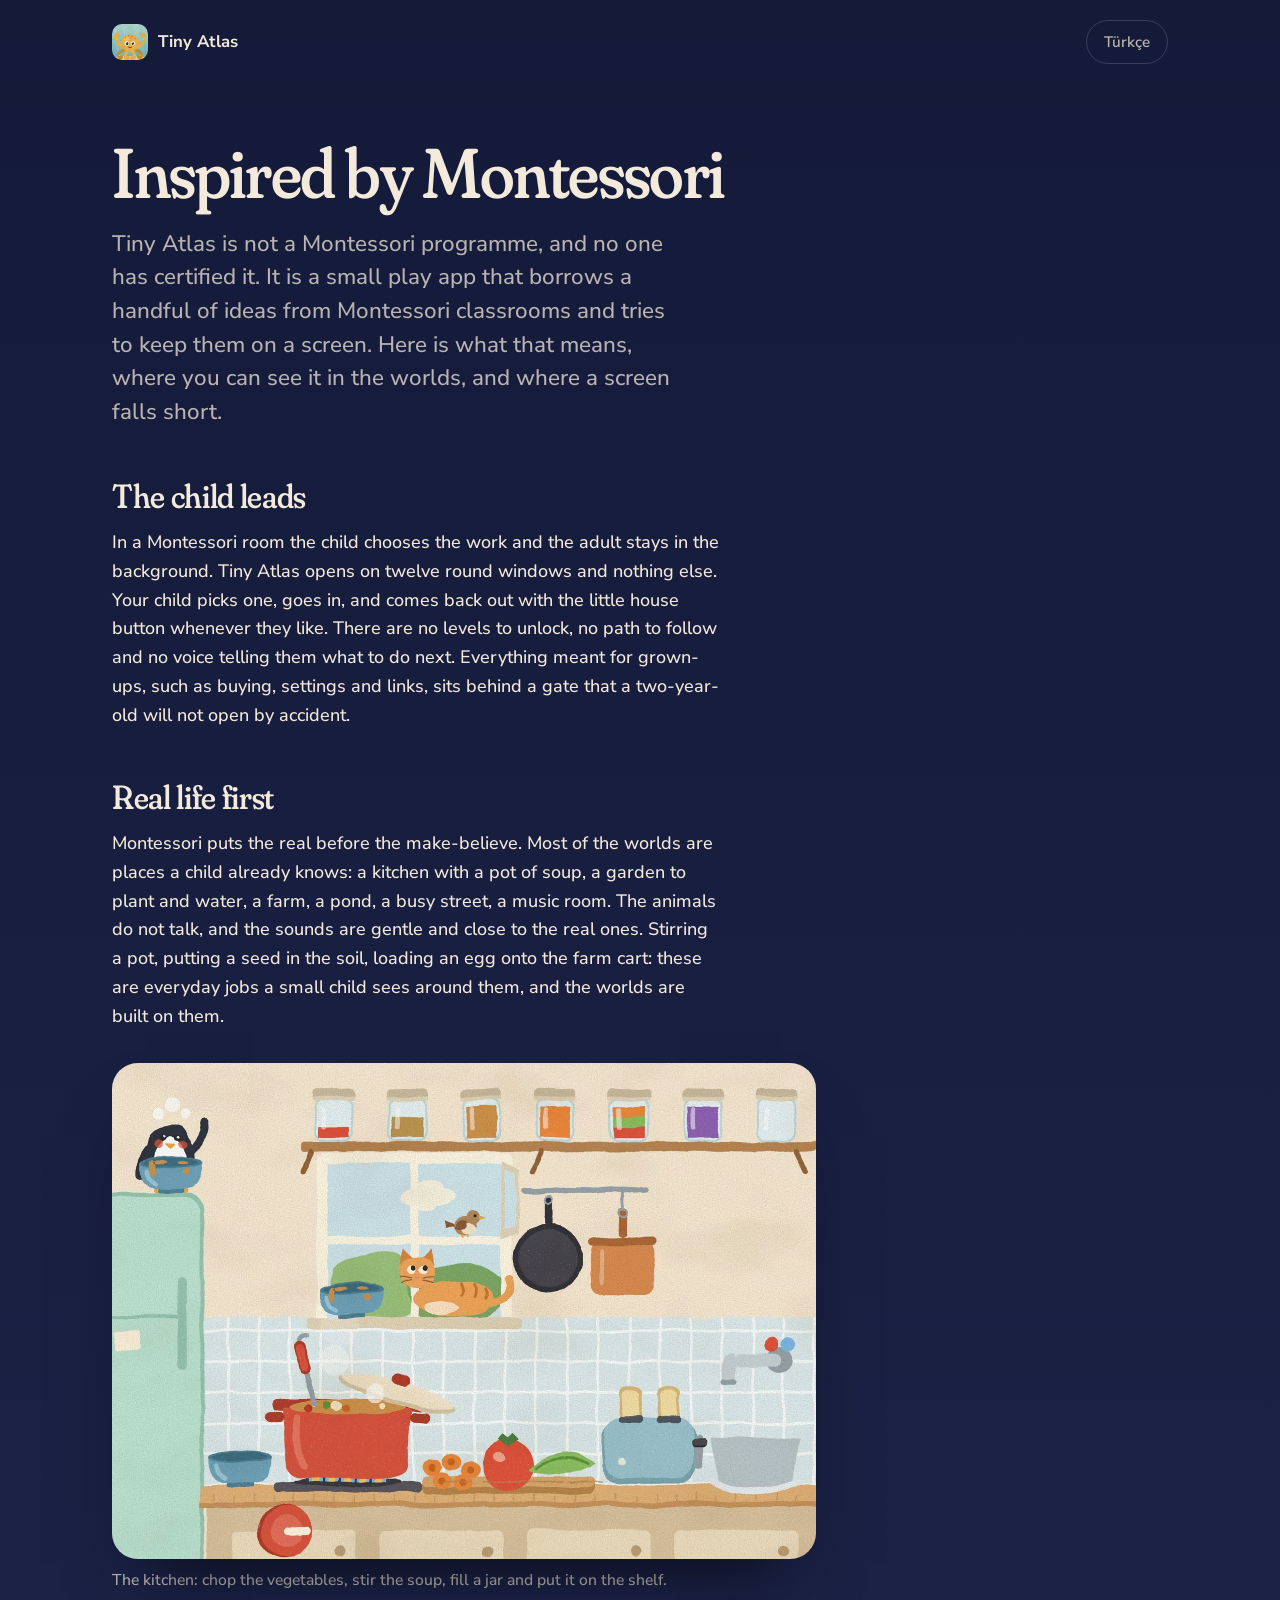
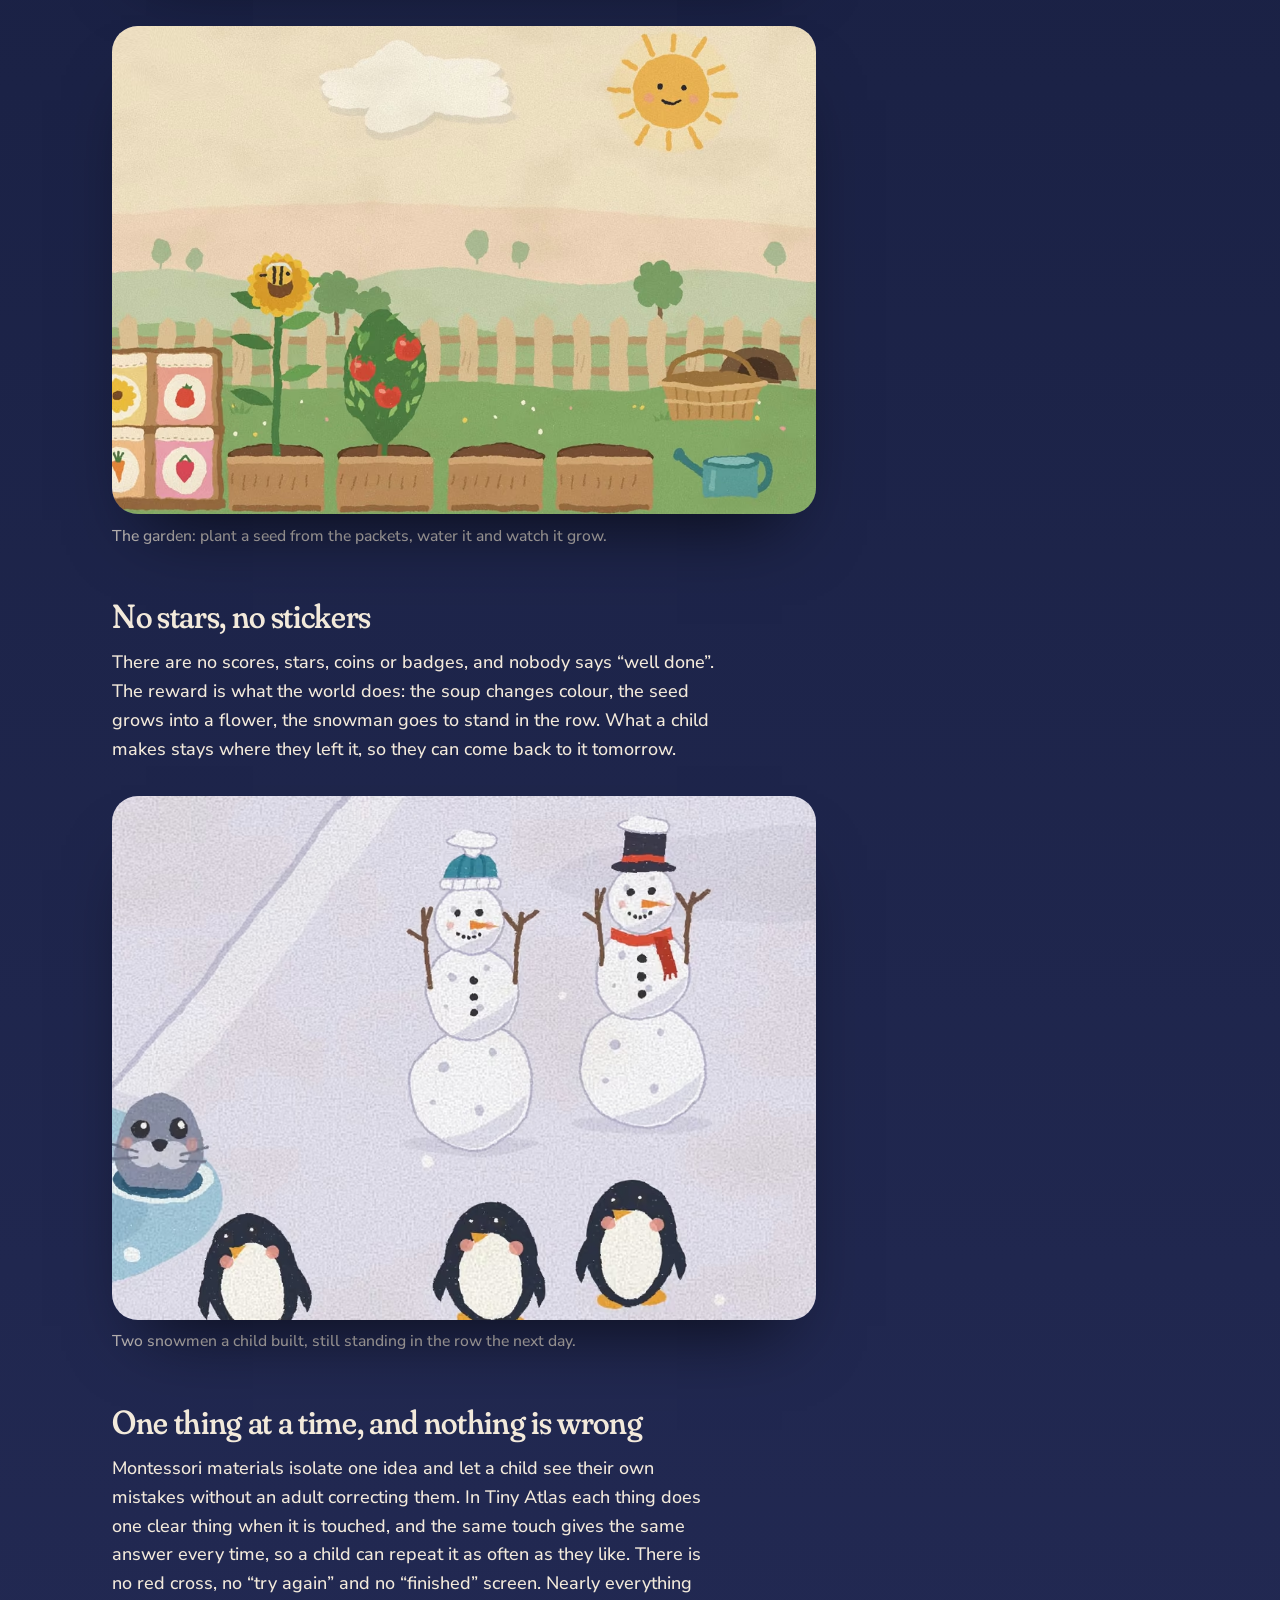
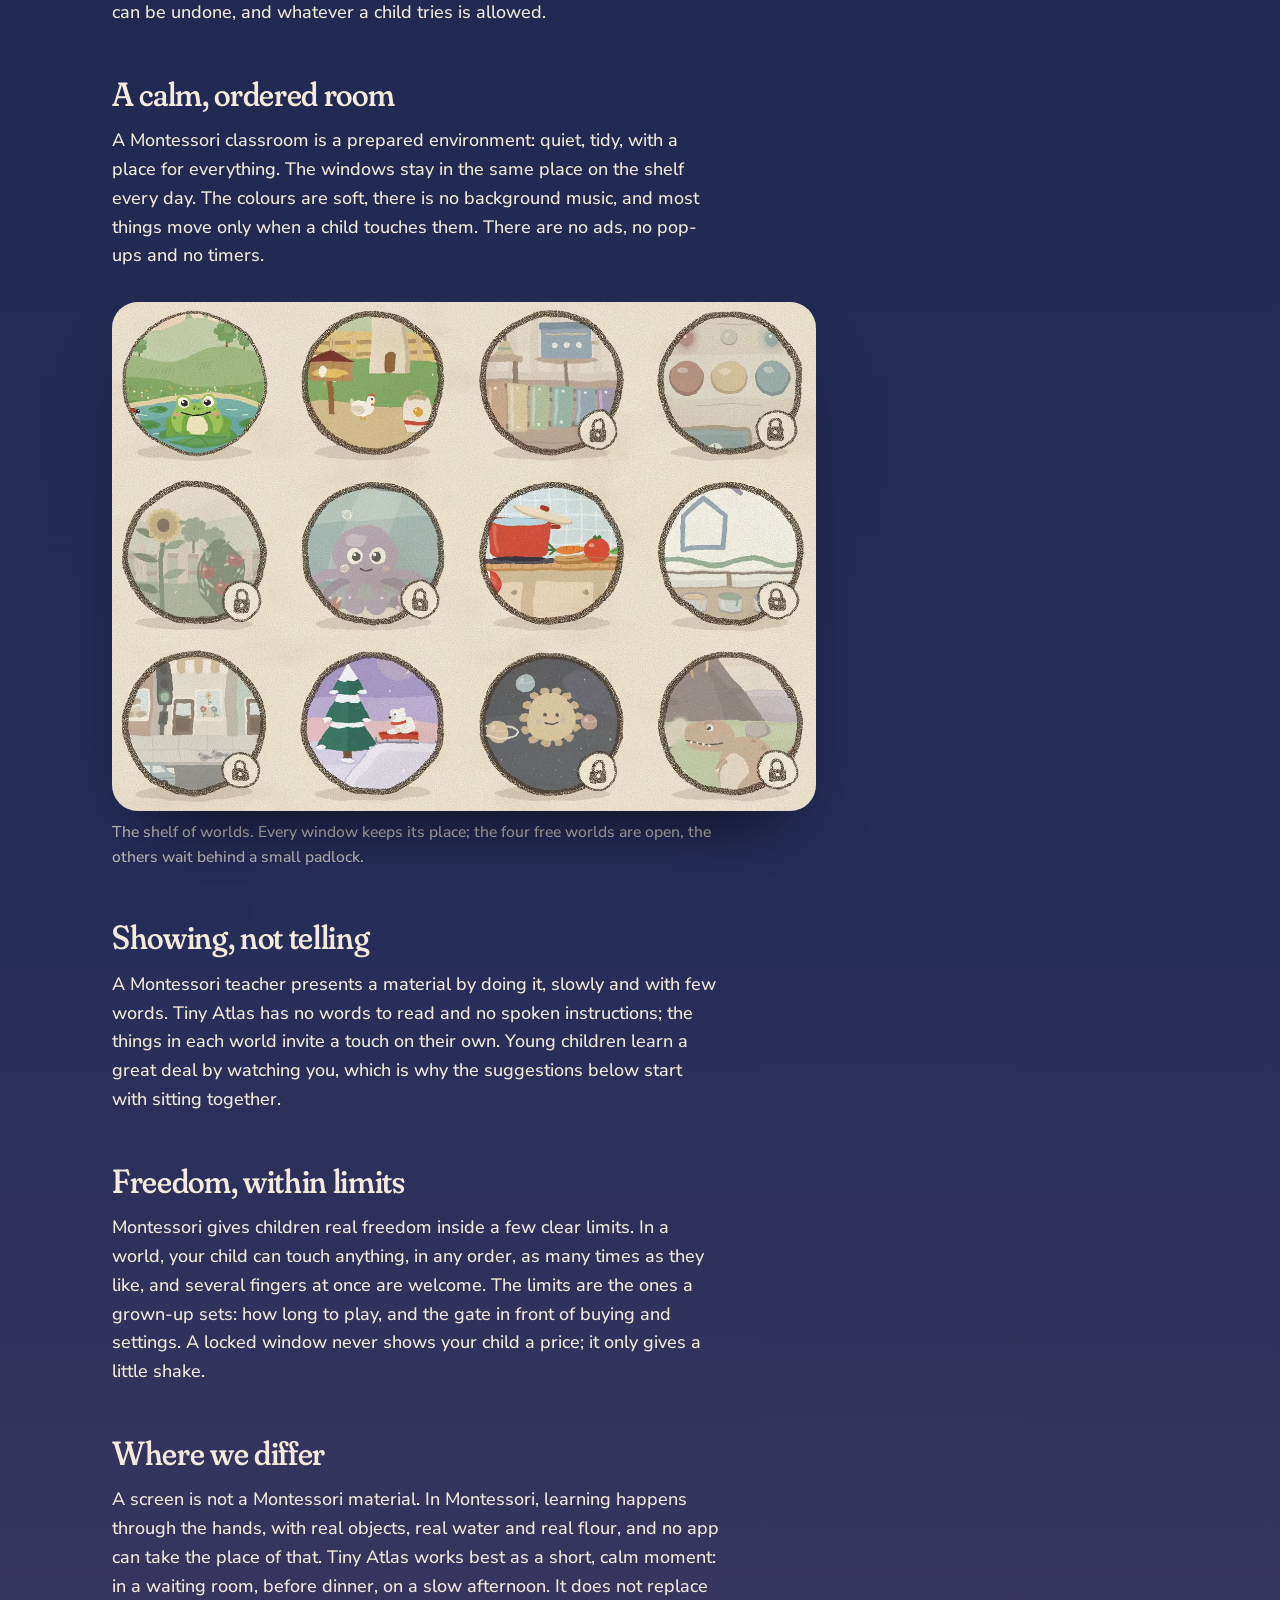
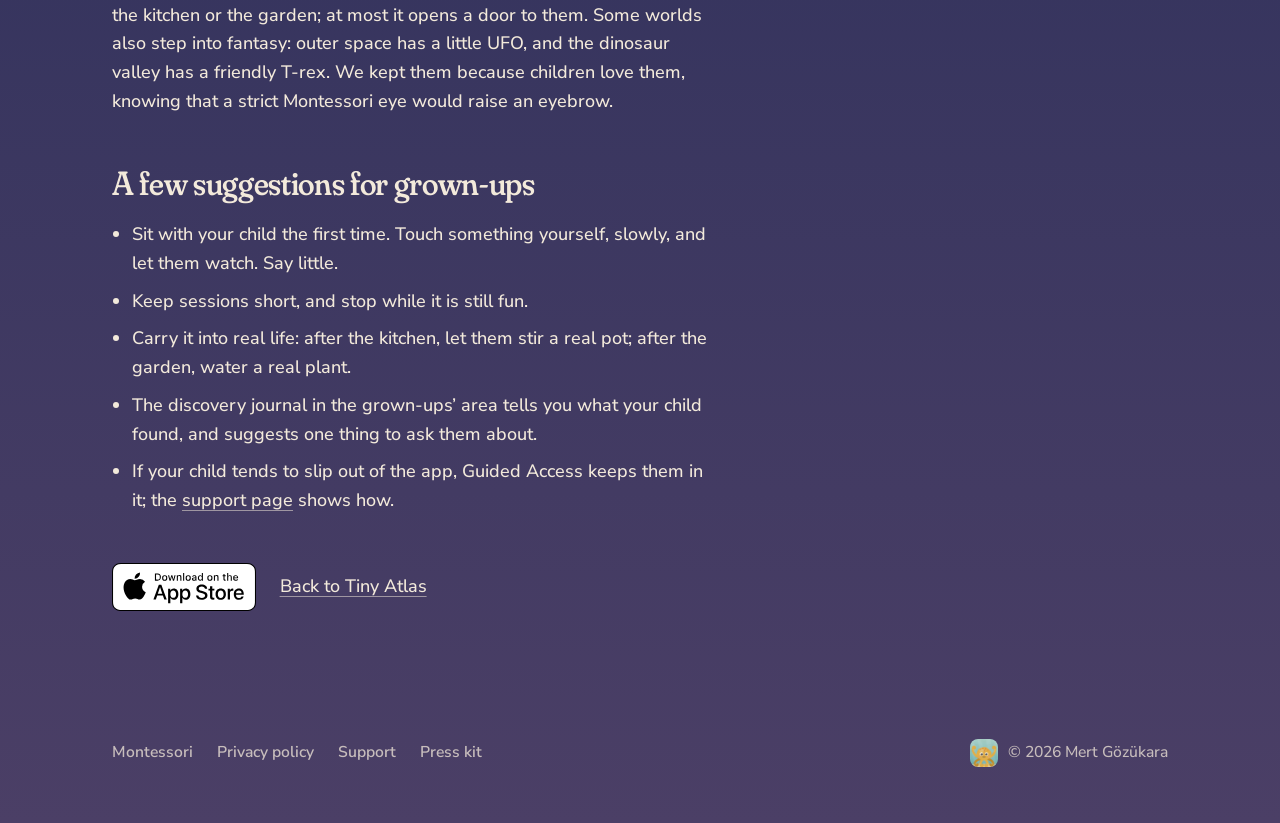
<file: montessori/index.html>
<!doctype html>
<html lang="en">
<head>
<meta charset="utf-8">
<meta name="viewport" content="width=device-width, initial-scale=1">
<title>How Tiny Atlas follows Montessori ideas – Montessori-inspired play for ages 2–6</title>
<meta name="description" content="Which Montessori principles a play app can keep, how you see them in Tiny Atlas’s worlds, and where a screen falls short. For parents of toddlers and preschool children.">
<link rel="canonical" href="https://playtinyatlas.com/montessori/">
<link rel="alternate" hreflang="en" href="https://playtinyatlas.com/montessori/">
<link rel="alternate" hreflang="tr" href="https://playtinyatlas.com/tr/montessori/">
<link rel="alternate" hreflang="x-default" href="https://playtinyatlas.com/montessori/">
<meta name="theme-color" content="#151B3A">
<meta property="og:type" content="article">
<meta property="og:site_name" content="Tiny Atlas">
<meta property="og:title" content="How Tiny Atlas follows Montessori ideas – Montessori-inspired play for ages 2–6">
<meta property="og:description" content="Which Montessori principles a play app can keep, how you see them in Tiny Atlas’s worlds, and where a screen falls short. For parents of toddlers and preschool children.">
<meta property="og:url" content="https://playtinyatlas.com/montessori/">
<meta property="og:image" content="https://playtinyatlas.com/assets/home/kitchen-1400.jpg">
<meta property="og:image:width" content="1400">
<meta property="og:image:height" content="987">
<meta property="og:image:alt" content="The kitchen world: soup bubbling on the stove, vegetables on the board, jars on the shelf and a cat in the window">
<meta property="og:locale" content="en_US">
<meta property="og:locale:alternate" content="tr_TR">
<meta name="twitter:card" content="summary_large_image">
<meta name="twitter:title" content="How Tiny Atlas follows Montessori ideas – Montessori-inspired play for ages 2–6">
<meta name="twitter:description" content="Which Montessori principles a play app can keep, how you see them in Tiny Atlas’s worlds, and where a screen falls short. For parents of toddlers and preschool children.">
<meta name="twitter:image" content="https://playtinyatlas.com/assets/home/kitchen-1400.jpg">
<script type="application/ld+json">{
 "@context": "https://schema.org",
 "@type": "Article",
 "headline": "Inspired by Montessori",
 "description": "Which Montessori principles a play app can keep, how you see them in Tiny Atlas’s worlds, and where a screen falls short. For parents of toddlers and preschool children.",
 "inLanguage": "en",
 "datePublished": "2026-10-12",
 "dateModified": "2026-10-12",
 "author": {
  "@type": "Person",
  "name": "Mert Gözükara"
 },
 "publisher": {
  "@type": "Person",
  "name": "Mert Gözükara"
 },
 "image": [
  "https://playtinyatlas.com/assets/home/kitchen-1400.jpg",
  "https://playtinyatlas.com/assets/home/garden-1200.jpg"
 ],
 "mainEntityOfPage": "https://playtinyatlas.com/montessori/",
 "about": {
  "@type": "SoftwareApplication",
  "name": "Tiny Atlas",
  "applicationCategory": "EducationalApplication",
  "operatingSystem": "iOS, iPadOS"
 }
}</script>
<link rel="icon" href="/favicon.ico" sizes="32x32">
<link rel="icon" type="image/png" sizes="192x192" href="/assets/img/icon-192.png">
<link rel="apple-touch-icon" href="/apple-touch-icon.png">
<link rel="preconnect" href="https://fonts.googleapis.com">
<link rel="preconnect" href="https://fonts.gstatic.com" crossorigin>
<link rel="stylesheet" href="https://fonts.googleapis.com/css2?family=Fraunces:ital,opsz,wght,SOFT@0,9..144,400..700,100;1,9..144,400..700,100&amp;family=Nunito+Sans:opsz,wght@6..12,400..800&amp;display=swap">
<link rel="stylesheet" href="/assets/site.css">
<link rel="stylesheet" href="/assets/home.css">
</head>
<body>
<a class="skip" href="#main">Skip to content</a>
<header class="top">
  <a class="brand" href="/"><img src="/assets/img/mark.png" alt="" width="44" height="44">Tiny Atlas</a>
  <a class="lang" href="/tr/montessori/" hreflang="tr" lang="tr">Türkçe</a>
</header>
<main id="main" class="page">
 <article class="article">
  <h1>Inspired by Montessori</h1>
  <p class="lede">Tiny Atlas is not a Montessori programme, and no one has certified it. It is a small play app that borrows a handful of ideas from Montessori classrooms and tries to keep them on a screen. Here is what that means, where you can see it in the worlds, and where a screen falls short.</p>
  <h2>The child leads</h2>
  <p>In a Montessori room the child chooses the work and the adult stays in the background. Tiny Atlas opens on twelve round windows and nothing else. Your child picks one, goes in, and comes back out with the little house button whenever they like. There are no levels to unlock, no path to follow and no voice telling them what to do next. Everything meant for grown-ups, such as buying, settings and links, sits behind a gate that a two-year-old will not open by accident.</p>
  <h2>Real life first</h2>
  <p>Montessori puts the real before the make-believe. Most of the worlds are places a child already knows: a kitchen with a pot of soup, a garden to plant and water, a farm, a pond, a busy street, a music room. The animals do not talk, and the sounds are gentle and close to the real ones. Stirring a pot, putting a seed in the soil, loading an egg onto the farm cart: these are everyday jobs a small child sees around them, and the worlds are built on them.</p>
  <figure class="shot"><div class="frame"><picture><source type="image/avif" srcset="/assets/home/kitchen-700.avif 700w, /assets/home/kitchen-1400.avif 1400w" sizes="(min-width: 760px) 44rem, 100vw"><source type="image/webp" srcset="/assets/home/kitchen-700.webp 700w, /assets/home/kitchen-1400.webp 1400w" sizes="(min-width: 760px) 44rem, 100vw"><img src="/assets/home/kitchen-700.jpg" srcset="/assets/home/kitchen-700.jpg 700w, /assets/home/kitchen-1400.jpg 1400w" sizes="(min-width: 760px) 44rem, 100vw" width="1400" height="987" alt="The kitchen world: soup bubbling on the stove, vegetables on the board, jars on the shelf and a cat in the window" loading="lazy" decoding="async"></picture></div><figcaption class="cap">The kitchen: chop the vegetables, stir the soup, fill a jar and put it on the shelf.</figcaption></figure>
  <figure class="shot"><div class="frame"><picture><source type="image/avif" srcset="/assets/home/garden-600.avif 600w, /assets/home/garden-1200.avif 1200w" sizes="(min-width: 760px) 44rem, 100vw"><source type="image/webp" srcset="/assets/home/garden-600.webp 600w, /assets/home/garden-1200.webp 1200w" sizes="(min-width: 760px) 44rem, 100vw"><img src="/assets/home/garden-600.jpg" srcset="/assets/home/garden-600.jpg 600w, /assets/home/garden-1200.jpg 1200w" sizes="(min-width: 760px) 44rem, 100vw" width="1200" height="833" alt="The garden world: a sunflower and a tomato plant in pots by a fence, seed packets and a watering can" loading="lazy" decoding="async"></picture></div><figcaption class="cap">The garden: plant a seed from the packets, water it and watch it grow.</figcaption></figure>
  <h2>No stars, no stickers</h2>
  <p>There are no scores, stars, coins or badges, and nobody says “well done”. The reward is what the world does: the soup changes colour, the seed grows into a flower, the snowman goes to stand in the row. What a child makes stays where they left it, so they can come back to it tomorrow.</p>
  <figure class="shot"><div class="frame"><picture><source type="image/avif" srcset="/assets/home/made-snowmen.avif"><source type="image/webp" srcset="/assets/home/made-snowmen.webp"><img src="/assets/home/made-snowmen.jpg" width="960" height="715" alt="Two snowmen in a bobble hat and a top hat standing in a row by the penguins" loading="lazy" decoding="async"></picture></div><figcaption class="cap">Two snowmen a child built, still standing in the row the next day.</figcaption></figure>
  <h2>One thing at a time, and nothing is wrong</h2>
  <p>Montessori materials isolate one idea and let a child see their own mistakes without an adult correcting them. In Tiny Atlas each thing does one clear thing when it is touched, and the same touch gives the same answer every time, so a child can repeat it as often as they like. There is no red cross, no “try again” and no “finished” screen. Nearly everything can be undone, and whatever a child tries is allowed.</p>
  <h2>A calm, ordered room</h2>
  <p>A Montessori classroom is a prepared environment: quiet, tidy, with a place for everything. The windows stay in the same place on the shelf every day. The colours are soft, there is no background music, and most things move only when a child touches them. There are no ads, no pop-ups and no timers.</p>
  <figure class="shot"><div class="frame"><picture><source type="image/avif" srcset="/assets/home/picker-700.avif 700w, /assets/home/picker-1400.avif 1400w" sizes="(min-width: 760px) 44rem, 100vw"><source type="image/webp" srcset="/assets/home/picker-700.webp 700w, /assets/home/picker-1400.webp 1400w" sizes="(min-width: 760px) 44rem, 100vw"><img src="/assets/home/picker-700.jpg" srcset="/assets/home/picker-700.jpg 700w, /assets/home/picker-1400.jpg 1400w" sizes="(min-width: 760px) 44rem, 100vw" width="1400" height="1011" alt="The world picker: twelve round windows in three rows; the pond, the farm, the kitchen and winter are open, the other eight have a small padlock" loading="lazy" decoding="async"></picture></div><figcaption class="cap">The shelf of worlds. Every window keeps its place; the four free worlds are open, the others wait behind a small padlock.</figcaption></figure>
  <h2>Showing, not telling</h2>
  <p>A Montessori teacher presents a material by doing it, slowly and with few words. Tiny Atlas has no words to read and no spoken instructions; the things in each world invite a touch on their own. Young children learn a great deal by watching you, which is why the suggestions below start with sitting together.</p>
  <h2>Freedom, within limits</h2>
  <p>Montessori gives children real freedom inside a few clear limits. In a world, your child can touch anything, in any order, as many times as they like, and several fingers at once are welcome. The limits are the ones a grown-up sets: how long to play, and the gate in front of buying and settings. A locked window never shows your child a price; it only gives a little shake.</p>
  <h2>Where we differ</h2>
  <p>A screen is not a Montessori material. In Montessori, learning happens through the hands, with real objects, real water and real flour, and no app can take the place of that. Tiny Atlas works best as a short, calm moment: in a waiting room, before dinner, on a slow afternoon. It does not replace the kitchen or the garden; at most it opens a door to them. Some worlds also step into fantasy: outer space has a little UFO, and the dinosaur valley has a friendly T-rex. We kept them because children love them, knowing that a strict Montessori eye would raise an eyebrow.</p>
  <h2>A few suggestions for grown-ups</h2>
  <ul class="tips"><li>Sit with your child the first time. Touch something yourself, slowly, and let them watch. Say little.</li><li>Keep sessions short, and stop while it is still fun.</li><li>Carry it into real life: after the kitchen, let them stir a real pot; after the garden, water a real plant.</li><li>The discovery journal in the grown-ups’ area tells you what your child found, and suggests one thing to ask them about.</li><li>If your child tends to slip out of the app, Guided Access keeps them in it; the <a href="/support/">support page</a> shows how.</li></ul>
  <div class="end">
   <a class="store-badge" href="https://apps.apple.com/app/id6820293269"><img src="/assets/img/app-store-badge-en.svg" width="143" height="48" alt="Download on the App Store"></a>
   <a href="/">Back to Tiny Atlas</a>
  </div>
 </article>
</main>
<footer class="foot">
  <nav aria-label="Site">
    <a href="/montessori/">Montessori</a>
    <a href="/privacy/">Privacy policy</a>
    <a href="/support/">Support</a>
    <a href="/press/">Press kit</a>
  </nav>
  <p class="mark"><img src="/assets/img/mark.png" alt="" width="32" height="32">© 2026 Mert Gözükara</p>
</footer>
</body>
</html>
</file>
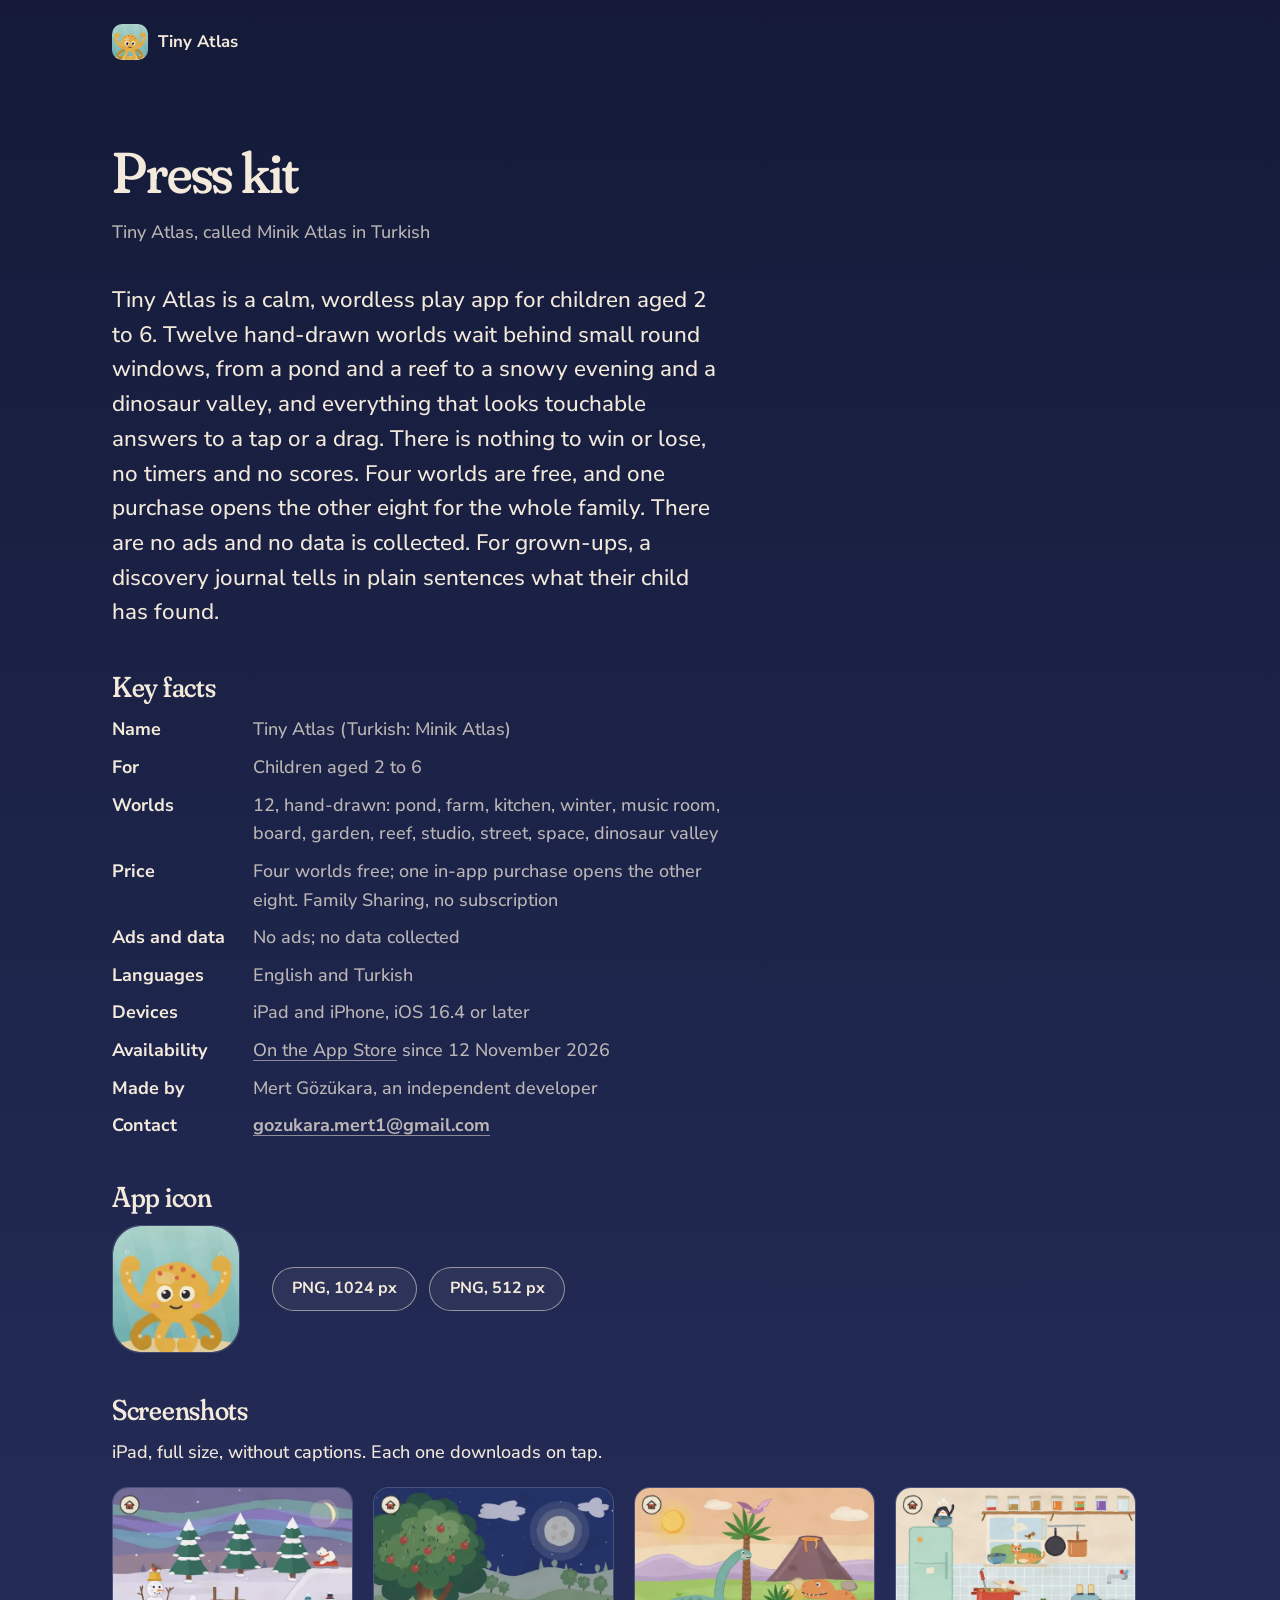
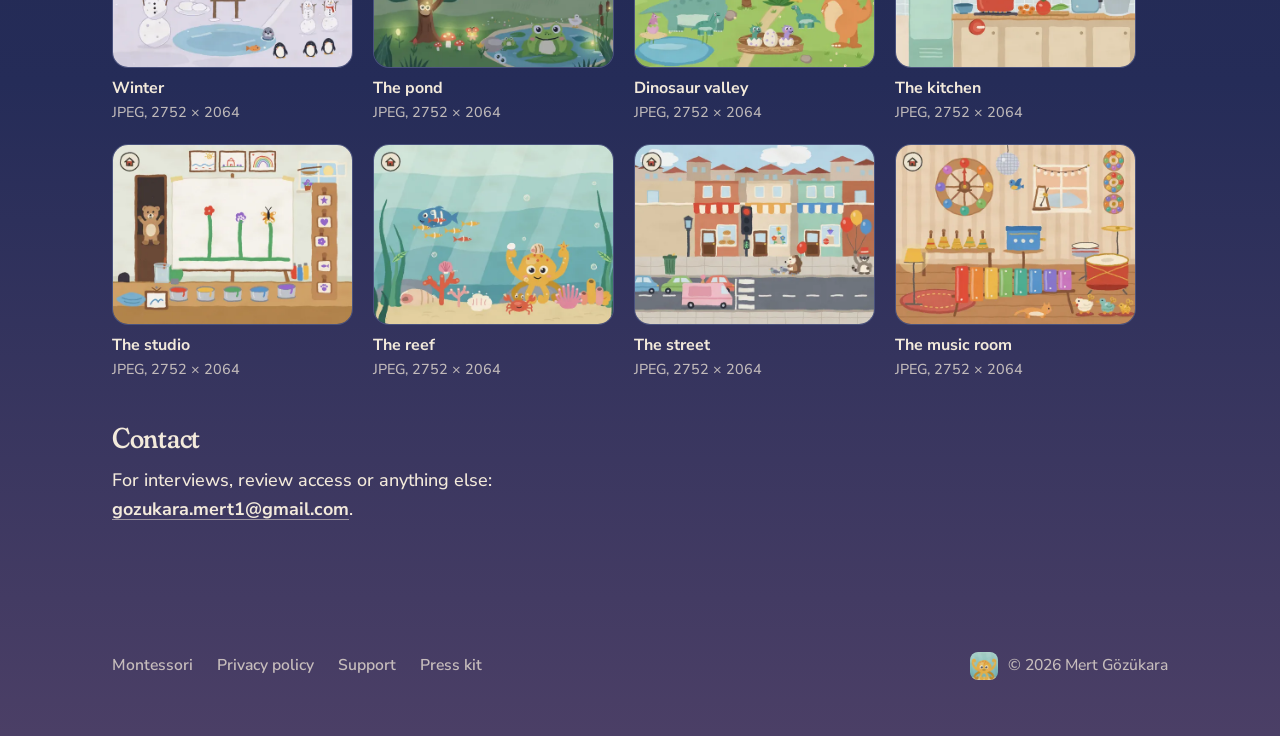
<file: press/index.html>
<!doctype html>
<html lang="en">
<head>
<meta charset="utf-8">
<meta name="viewport" content="width=device-width, initial-scale=1">
<title>Press kit – Tiny Atlas, Montessori-inspired toddler games</title>
<meta name="description" content="Press kit for Tiny Atlas, a calm, Montessori-inspired play app with no ads for toddlers and preschool children aged 2–6: description, key facts, app icon and screenshots.">
<link rel="canonical" href="https://playtinyatlas.com/press/">
<meta name="theme-color" content="#151B3A">
<meta property="og:type" content="website">
<meta property="og:site_name" content="Tiny Atlas">
<meta property="og:title" content="Press kit – Tiny Atlas, Montessori-inspired toddler games">
<meta property="og:description" content="Press kit for Tiny Atlas, a calm, Montessori-inspired play app with no ads for toddlers and preschool children aged 2–6: description, key facts, app icon and screenshots.">
<meta property="og:url" content="https://playtinyatlas.com/press/">
<meta property="og:image" content="https://playtinyatlas.com/assets/img/og-en.jpg">
<meta property="og:image:width" content="1200">
<meta property="og:image:height" content="900">
<meta property="og:image:alt" content="Light up the pond with fireflies: the pond world at night, with a frog on a lily pad">
<meta property="og:locale" content="en_US">
<meta name="twitter:card" content="summary_large_image">
<meta name="twitter:title" content="Press kit – Tiny Atlas, Montessori-inspired toddler games">
<meta name="twitter:description" content="Press kit for Tiny Atlas, a calm, Montessori-inspired play app with no ads for toddlers and preschool children aged 2–6: description, key facts, app icon and screenshots.">
<link rel="icon" href="/favicon.ico" sizes="32x32">
<link rel="icon" type="image/png" sizes="192x192" href="/assets/img/icon-192.png">
<link rel="apple-touch-icon" href="/apple-touch-icon.png">
<link rel="preconnect" href="https://fonts.googleapis.com">
<link rel="preconnect" href="https://fonts.gstatic.com" crossorigin>
<link rel="stylesheet" href="https://fonts.googleapis.com/css2?family=Fraunces:ital,opsz,wght,SOFT@0,9..144,400..700,100;1,9..144,400..700,100&amp;family=Nunito+Sans:opsz,wght@6..12,400..800&amp;display=swap">
<link rel="stylesheet" href="/assets/site.css">
</head>
<body>
<a class="skip" href="#main">Skip to content</a>
<header class="top">
  <a class="brand" href="/"><img src="/assets/img/mark.png" alt="" width="44" height="44">Tiny Atlas</a>
  
</header>
<main id="main" class="page">
  <h1>Press kit</h1>
  <p class="meta">Tiny Atlas, called Minik Atlas in Turkish</p>
  <p class="big">Tiny Atlas is a calm, wordless play app for children aged 2 to 6. Twelve hand-drawn worlds wait behind small round windows, from a pond and a reef to a snowy evening and a dinosaur valley, and everything that looks touchable answers to a tap or a drag. There is nothing to win or lose, no timers and no scores. Four worlds are free, and one purchase opens the other eight for the whole family. There are no ads and no data is collected. For grown-ups, a discovery journal tells in plain sentences what their child has found.</p>

  <h2>Key facts</h2>
  <dl class="facts-table">
    <dt>Name</dt><dd>Tiny Atlas (Turkish: Minik Atlas)</dd>
    <dt>For</dt><dd>Children aged 2 to 6</dd>
    <dt>Worlds</dt><dd>12, hand-drawn: pond, farm, kitchen, winter, music room, board, garden, reef, studio, street, space, dinosaur valley</dd>
    <dt>Price</dt><dd>Four worlds free; one in-app purchase opens the other eight. Family Sharing, no subscription</dd>
    <dt>Ads and data</dt><dd>No ads; no data collected</dd>
    <dt>Languages</dt><dd>English and Turkish</dd>
    <dt>Devices</dt><dd>iPad and iPhone, iOS 16.4 or later</dd>
    <dt>Availability</dt><dd><a href="https://apps.apple.com/app/id6820293269">On the App Store</a> since 12 November 2026</dd>
    <dt>Made by</dt><dd>Mert Gözükara, an independent developer</dd>
    <dt>Contact</dt><dd><a class="email" href="mailto:gozukara.mert1@gmail.com">gozukara.mert1@gmail.com</a></dd>
  </dl>

  <h2>App icon</h2>
  <div class="icon-row">
    <img src="/assets/img/icon-256.webp" width="128" height="128" alt="The Tiny Atlas icon: a smiling frog on a pond, seen through a round, hand-drawn window">
    <ul class="downloads">
      <li><a class="button" href="/press/files/tiny-atlas-icon-1024.png" download>PNG, 1024 px</a></li>
      <li><a class="button" href="/press/files/tiny-atlas-icon-512.png" download>PNG, 512 px</a></li>
    </ul>
  </div>

  <h2>Screenshots</h2>
  <p style="margin-bottom:1.25rem">iPad, full size, without captions. Each one downloads on tap.</p>
  <ul class="press-shots">
    <li><a href="/press/files/tiny-atlas-ipad-01-winter.jpg" download><img src="/press/files/thumbs/01-winter.webp" width="560" height="420" loading="lazy" decoding="async" alt="Winter, a screenshot from Tiny Atlas on iPad">Winter <span>JPEG, 2752 × 2064</span></a></li>
    <li><a href="/press/files/tiny-atlas-ipad-02-pond.jpg" download><img src="/press/files/thumbs/02-pond.webp" width="560" height="420" loading="lazy" decoding="async" alt="The pond, a screenshot from Tiny Atlas on iPad">The pond <span>JPEG, 2752 × 2064</span></a></li>
    <li><a href="/press/files/tiny-atlas-ipad-03-dino.jpg" download><img src="/press/files/thumbs/03-dino.webp" width="560" height="420" loading="lazy" decoding="async" alt="Dinosaur valley, a screenshot from Tiny Atlas on iPad">Dinosaur valley <span>JPEG, 2752 × 2064</span></a></li>
    <li><a href="/press/files/tiny-atlas-ipad-04-kitchen.jpg" download><img src="/press/files/thumbs/04-kitchen.webp" width="560" height="420" loading="lazy" decoding="async" alt="The kitchen, a screenshot from Tiny Atlas on iPad">The kitchen <span>JPEG, 2752 × 2064</span></a></li>
    <li><a href="/press/files/tiny-atlas-ipad-05-studio.jpg" download><img src="/press/files/thumbs/05-studio.webp" width="560" height="420" loading="lazy" decoding="async" alt="The studio, a screenshot from Tiny Atlas on iPad">The studio <span>JPEG, 2752 × 2064</span></a></li>
    <li><a href="/press/files/tiny-atlas-ipad-06-reef.jpg" download><img src="/press/files/thumbs/06-reef.webp" width="560" height="420" loading="lazy" decoding="async" alt="The reef, a screenshot from Tiny Atlas on iPad">The reef <span>JPEG, 2752 × 2064</span></a></li>
    <li><a href="/press/files/tiny-atlas-ipad-07-street.jpg" download><img src="/press/files/thumbs/07-street.webp" width="560" height="420" loading="lazy" decoding="async" alt="The street, a screenshot from Tiny Atlas on iPad">The street <span>JPEG, 2752 × 2064</span></a></li>
    <li><a href="/press/files/tiny-atlas-ipad-08-music.jpg" download><img src="/press/files/thumbs/08-music.webp" width="560" height="420" loading="lazy" decoding="async" alt="The music room, a screenshot from Tiny Atlas on iPad">The music room <span>JPEG, 2752 × 2064</span></a></li>
  </ul>

  <h2>Contact</h2>
  <p>For interviews, review access or anything else: <a class="email" href="mailto:gozukara.mert1@gmail.com">gozukara.mert1@gmail.com</a>.</p>
</main>
<footer class="foot">
  <nav aria-label="Site">
    <a href="/montessori/">Montessori</a>
    <a href="/privacy/">Privacy policy</a>
    <a href="/support/">Support</a>
    <a href="/press/">Press kit</a>
  </nav>
  <p class="mark"><img src="/assets/img/mark.png" alt="" width="32" height="32">© 2026 Mert Gözükara</p>
</footer>
</body>
</html>
</file>
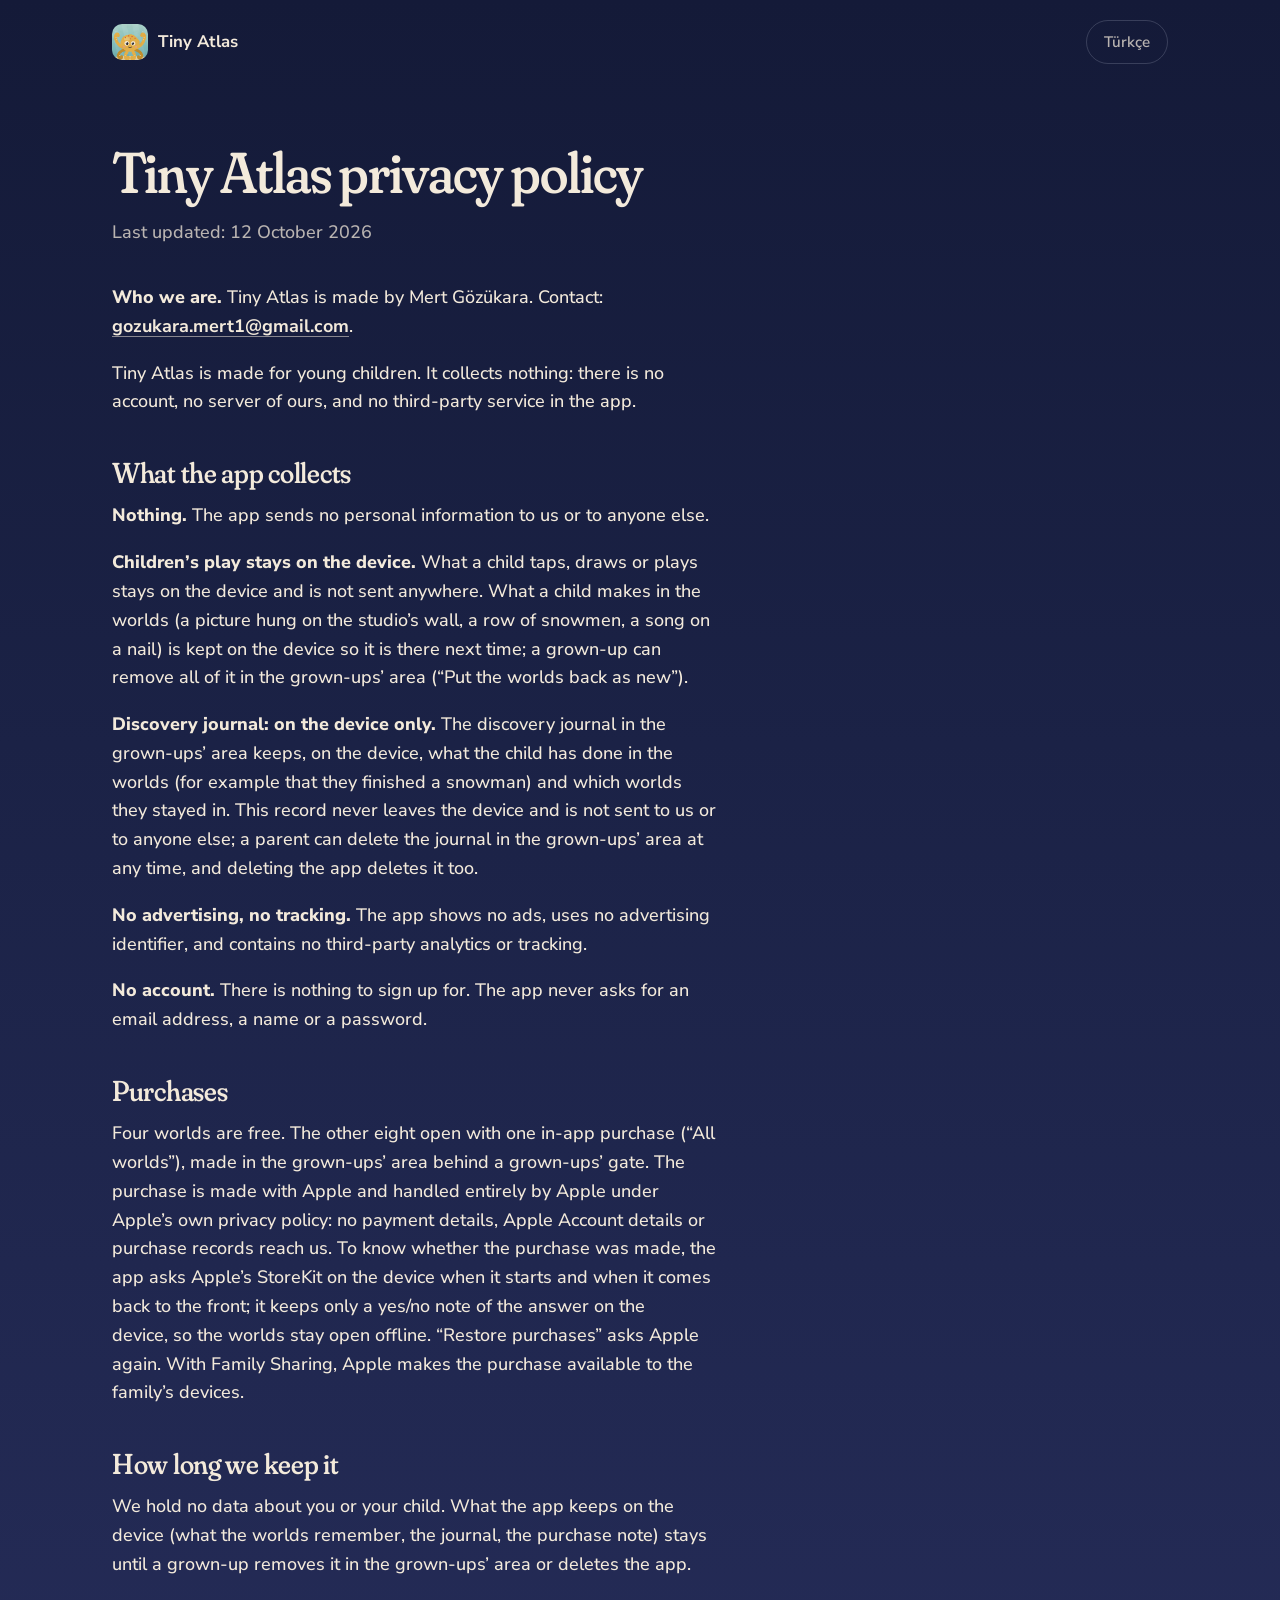
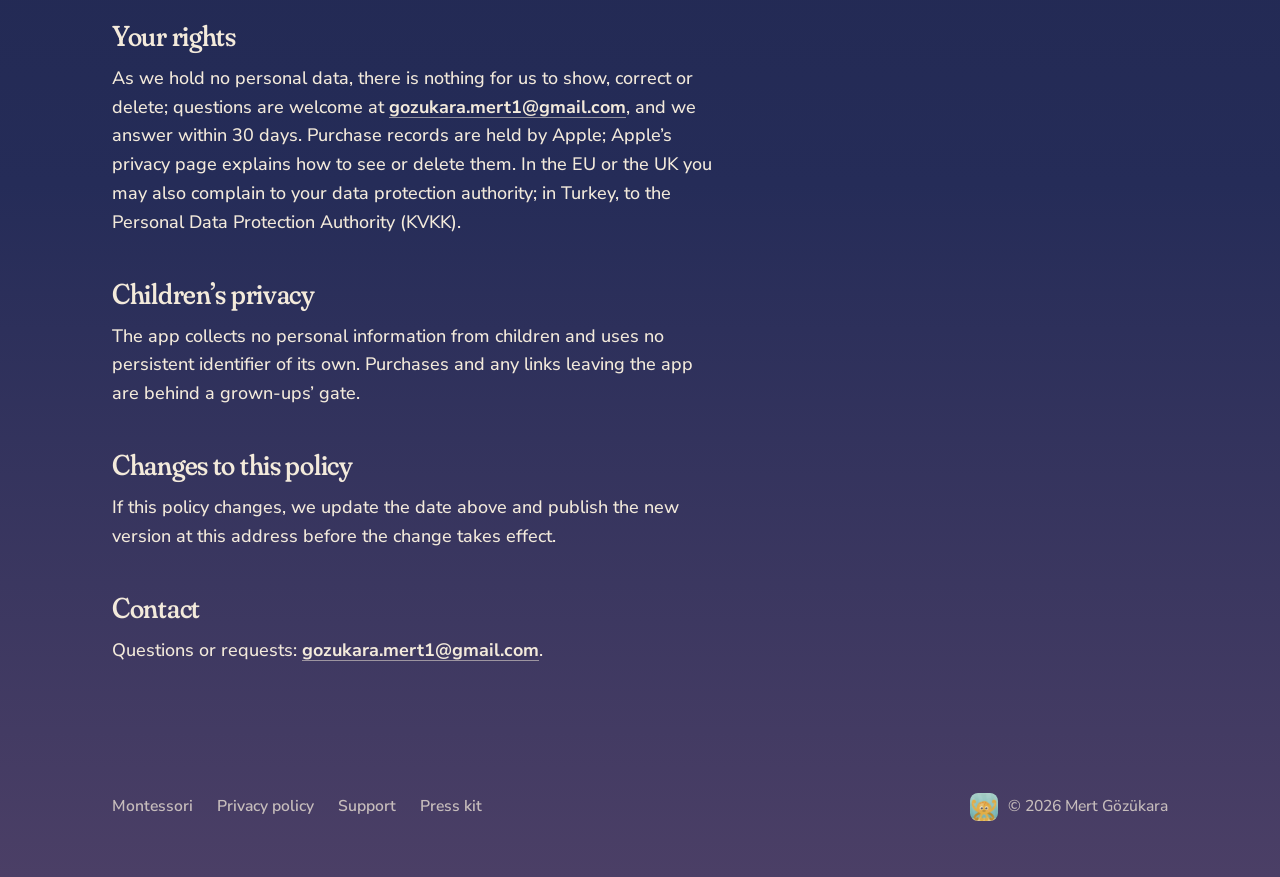
<file: privacy/index.html>
<!doctype html>
<html lang="en">
<head>
<meta charset="utf-8">
<meta name="viewport" content="width=device-width, initial-scale=1">
<title>Privacy policy – Tiny Atlas (no ads, no data collected)</title>
<meta name="description" content="Tiny Atlas, a toddler and preschool game for ages 2–6, collects nothing: no account, no server, no ads, no tracking. What a child plays stays on the device.">
<link rel="canonical" href="https://playtinyatlas.com/privacy/">
<link rel="alternate" hreflang="en" href="https://playtinyatlas.com/privacy/">
<link rel="alternate" hreflang="tr" href="https://playtinyatlas.com/tr/privacy/">
<link rel="alternate" hreflang="x-default" href="https://playtinyatlas.com/privacy/">
<meta name="theme-color" content="#151B3A">
<meta property="og:type" content="website">
<meta property="og:site_name" content="Tiny Atlas">
<meta property="og:title" content="Privacy policy – Tiny Atlas (no ads, no data collected)">
<meta property="og:description" content="Tiny Atlas, a toddler and preschool game for ages 2–6, collects nothing: no account, no server, no ads, no tracking. What a child plays stays on the device.">
<meta property="og:url" content="https://playtinyatlas.com/privacy/">
<meta property="og:image" content="https://playtinyatlas.com/assets/img/og-en.jpg">
<meta property="og:image:width" content="1200">
<meta property="og:image:height" content="900">
<meta property="og:image:alt" content="Light up the pond with fireflies: the pond world at night, with a frog on a lily pad">
<meta property="og:locale" content="en_US">
<meta property="og:locale:alternate" content="tr_TR">
<meta name="twitter:card" content="summary_large_image">
<meta name="twitter:title" content="Privacy policy – Tiny Atlas (no ads, no data collected)">
<meta name="twitter:description" content="Tiny Atlas, a toddler and preschool game for ages 2–6, collects nothing: no account, no server, no ads, no tracking. What a child plays stays on the device.">
<link rel="icon" href="/favicon.ico" sizes="32x32">
<link rel="icon" type="image/png" sizes="192x192" href="/assets/img/icon-192.png">
<link rel="apple-touch-icon" href="/apple-touch-icon.png">
<link rel="preconnect" href="https://fonts.googleapis.com">
<link rel="preconnect" href="https://fonts.gstatic.com" crossorigin>
<link rel="stylesheet" href="https://fonts.googleapis.com/css2?family=Fraunces:ital,opsz,wght,SOFT@0,9..144,400..700,100;1,9..144,400..700,100&amp;family=Nunito+Sans:opsz,wght@6..12,400..800&amp;display=swap">
<link rel="stylesheet" href="/assets/site.css">
</head>
<body>
<a class="skip" href="#main">Skip to content</a>
<header class="top">
  <a class="brand" href="/"><img src="/assets/img/mark.png" alt="" width="44" height="44">Tiny Atlas</a>
  <a class="lang" href="/tr/privacy/" hreflang="tr" lang="tr">Türkçe</a>
</header>
<main id="main" class="page">
  <h1>Tiny Atlas privacy policy</h1>
  <p class="meta">Last updated: 12 October 2026</p>

  <p><strong>Who we are.</strong> Tiny Atlas is made by Mert Gözükara<!-- postal address: owner's decision -->. Contact: <a class="email" href="mailto:gozukara.mert1@gmail.com">gozukara.mert1@gmail.com</a>.</p>
  <p>Tiny Atlas is made for young children. It collects nothing: there is no account, no server of ours, and no third-party service in the app.</p>

  <h2>What the app collects</h2>
  <p><strong>Nothing.</strong> The app sends no personal information to us or to anyone else.</p>
  <p><strong>Children’s play stays on the device.</strong> What a child taps, draws or plays stays on the device and is not sent anywhere. What a child makes in the worlds (a picture hung on the studio’s wall, a row of snowmen, a song on a nail) is kept on the device so it is there next time; a grown-up can remove all of it in the grown-ups’ area (“Put the worlds back as new”).</p>
  <p><strong>Discovery journal: on the device only.</strong> The discovery journal in the grown-ups’ area keeps, on the device, what the child has done in the worlds (for example that they finished a snowman) and which worlds they stayed in. This record never leaves the device and is not sent to us or to anyone else; a parent can delete the journal in the grown-ups’ area at any time, and deleting the app deletes it too.</p>
  <p><strong>No advertising, no tracking.</strong> The app shows no ads, uses no advertising identifier, and contains no third-party analytics or tracking.</p>
  <p><strong>No account.</strong> There is nothing to sign up for. The app never asks for an email address, a name or a password.</p>

  <h2>Purchases</h2>
  <p>Four worlds are free. The other eight open with one in-app purchase (“All worlds”), made in the grown-ups’ area behind a grown-ups’ gate. The purchase is made with Apple and handled entirely by Apple under Apple’s own privacy policy: no payment details, Apple Account details or purchase records reach us. To know whether the purchase was made, the app asks Apple’s StoreKit on the device when it starts and when it comes back to the front; it keeps only a yes/no note of the answer on the device, so the worlds stay open offline. “Restore purchases” asks Apple again. With Family Sharing, Apple makes the purchase available to the family’s devices.</p>

  <h2>How long we keep it</h2>
  <p>We hold no data about you or your child. What the app keeps on the device (what the worlds remember, the journal, the purchase note) stays until a grown-up removes it in the grown-ups’ area or deletes the app.</p>

  <h2>Your rights</h2>
  <p>As we hold no personal data, there is nothing for us to show, correct or delete; questions are welcome at <a class="email" href="mailto:gozukara.mert1@gmail.com">gozukara.mert1@gmail.com</a>, and we answer within 30 days. Purchase records are held by Apple; Apple’s privacy page explains how to see or delete them. In the EU or the UK you may also complain to your data protection authority; in Turkey, to the Personal Data Protection Authority (KVKK).</p>

  <h2>Children’s privacy</h2>
  <p>The app collects no personal information from children and uses no persistent identifier of its own. Purchases and any links leaving the app are behind a grown-ups’ gate.</p>

  <h2>Changes to this policy</h2>
  <p>If this policy changes, we update the date above and publish the new version at this address before the change takes effect.</p>

  <h2>Contact</h2>
  <p>Questions or requests: <a class="email" href="mailto:gozukara.mert1@gmail.com">gozukara.mert1@gmail.com</a>.</p>
</main>
<footer class="foot">
  <nav aria-label="Site">
    <a href="/montessori/">Montessori</a>
    <a href="/privacy/">Privacy policy</a>
    <a href="/support/">Support</a>
    <a href="/press/">Press kit</a>
  </nav>
  <p class="mark"><img src="/assets/img/mark.png" alt="" width="32" height="32">© 2026 Mert Gözükara</p>
</footer>
</body>
</html>
</file>
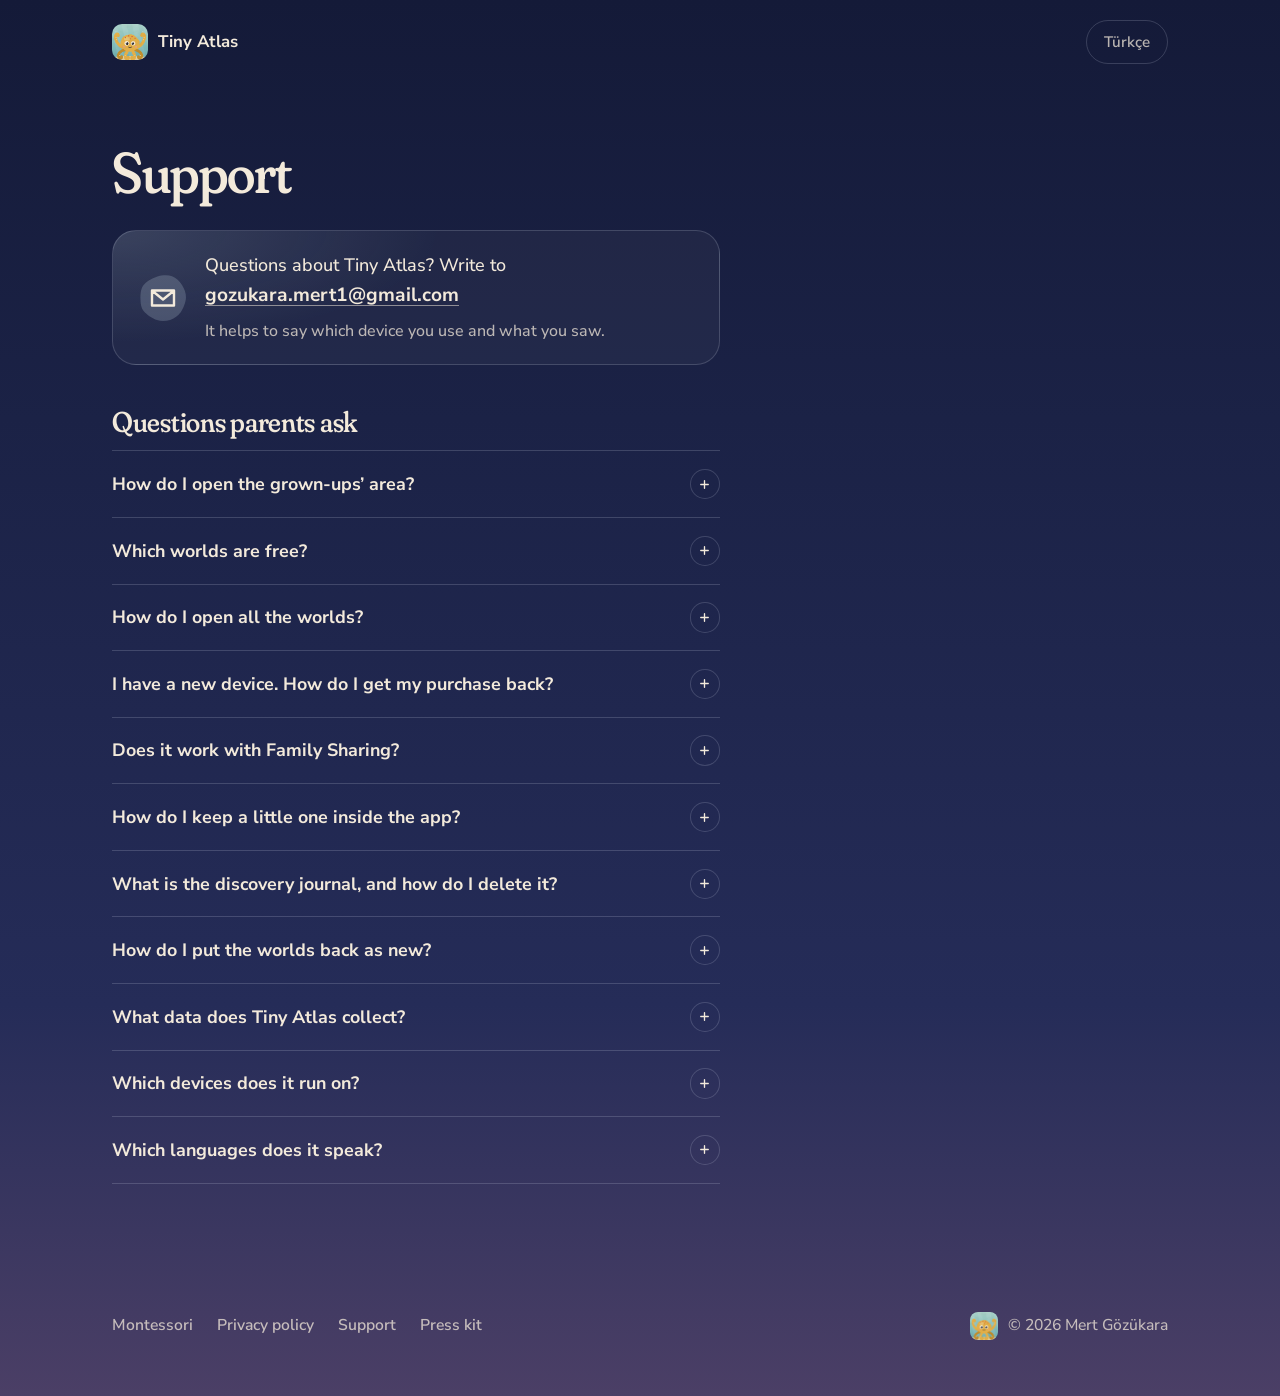
<file: support/index.html>
<!doctype html>
<html lang="en">
<head>
<meta charset="utf-8">
<meta name="viewport" content="width=device-width, initial-scale=1">
<title>Support – Tiny Atlas toddler games</title>
<meta name="description" content="Help for parents of toddlers and preschool children using Tiny Atlas: the grown-ups’ area, buying and restoring all worlds, Family Sharing, Guided Access, the discovery journal.">
<link rel="canonical" href="https://playtinyatlas.com/support/">
<link rel="alternate" hreflang="en" href="https://playtinyatlas.com/support/">
<link rel="alternate" hreflang="tr" href="https://playtinyatlas.com/tr/support/">
<link rel="alternate" hreflang="x-default" href="https://playtinyatlas.com/support/">
<meta name="theme-color" content="#151B3A">
<meta property="og:type" content="website">
<meta property="og:site_name" content="Tiny Atlas">
<meta property="og:title" content="Support – Tiny Atlas toddler games">
<meta property="og:description" content="Help for parents of toddlers and preschool children using Tiny Atlas: the grown-ups’ area, buying and restoring all worlds, Family Sharing, Guided Access, the discovery journal.">
<meta property="og:url" content="https://playtinyatlas.com/support/">
<meta property="og:image" content="https://playtinyatlas.com/assets/img/og-en.jpg">
<meta property="og:image:width" content="1200">
<meta property="og:image:height" content="900">
<meta property="og:image:alt" content="Light up the pond with fireflies: the pond world at night, with a frog on a lily pad">
<meta property="og:locale" content="en_US">
<meta property="og:locale:alternate" content="tr_TR">
<meta name="twitter:card" content="summary_large_image">
<meta name="twitter:title" content="Support – Tiny Atlas toddler games">
<meta name="twitter:description" content="Help for parents of toddlers and preschool children using Tiny Atlas: the grown-ups’ area, buying and restoring all worlds, Family Sharing, Guided Access, the discovery journal.">
<link rel="icon" href="/favicon.ico" sizes="32x32">
<link rel="icon" type="image/png" sizes="192x192" href="/assets/img/icon-192.png">
<link rel="apple-touch-icon" href="/apple-touch-icon.png">
<link rel="preconnect" href="https://fonts.googleapis.com">
<link rel="preconnect" href="https://fonts.gstatic.com" crossorigin>
<link rel="stylesheet" href="https://fonts.googleapis.com/css2?family=Fraunces:ital,opsz,wght,SOFT@0,9..144,400..700,100;1,9..144,400..700,100&amp;family=Nunito+Sans:opsz,wght@6..12,400..800&amp;display=swap">
<link rel="stylesheet" href="/assets/site.css">
</head>
<body>
<a class="skip" href="#main">Skip to content</a>
<header class="top">
  <a class="brand" href="/"><img src="/assets/img/mark.png" alt="" width="44" height="44">Tiny Atlas</a>
  <a class="lang" href="/tr/support/" hreflang="tr" lang="tr">Türkçe</a>
</header>
<main id="main" class="page">
  <h1>Support</h1>
  <div class="note"><svg class="chip" viewBox="0 0 100 100" aria-hidden="true" focusable="false"><path class="bg" d="M94.2 49.7C93.7 58.6 88.8 71.1 83.7 78.1C78.6 85.2 71.2 89.7 63.6 92.1C56.1 94.5 46.9 95.3 38.5 92.5C30.1 89.8 18.4 82.2 13.1 75.6C7.8 69.0 6.9 61.1 6.7 52.8C6.5 44.5 6.7 33.3 12.0 26.0C17.2 18.7 28.9 12.1 38.1 9.1C47.3 6.1 59.3 5.4 67.3 8.0C75.4 10.6 82.0 17.9 86.5 24.8C91.0 31.8 94.7 40.8 94.2 49.7Z" style="fill:var(--sky)"/><g class="glyph" transform="scale(1.923)"><path d="M15 18.5h22v15H15zM15.5 19l10.5 8.5L36.5 19"/></g></svg><div><p>Questions about Tiny Atlas? Write to</p><p><a class="email" href="mailto:gozukara.mert1@gmail.com">gozukara.mert1@gmail.com</a></p><p class="hint">It helps to say which device you use and what you saw.</p></div></div>
  <h2>Questions parents ask</h2>
  <ul class="faq">
    <li><details><summary>How do I open the grown-ups’ area?</summary><div class="answer"><p>On the screen with the round windows, tap the small door at the top right, or any window with a padlock. A card for grown-ups opens: tap the three numbers written as words, in order.</p><p>After three wrong tries the numbers wait 30 seconds, so a child tapping at random can’t get through.</p></div></details></li>
    <li><details><summary>Which worlds are free?</summary><div class="answer"><p>The pond, the farm, the kitchen and winter. The other eight (the music room, the board, the garden, the reef, the studio, the street, space and the dinosaur valley) have a small padlock on their window and open with one purchase.</p><p>When a child taps a locked window, it gives a little shake and the card for grown-ups comes up; a child who can’t read the numbers can’t get past it. Your child never sees a price or a purchase screen.</p></div></details></li>
    <li><details><summary>How do I open all the worlds?</summary><div class="answer"><p>Open the grown-ups’ area. At the top is the “All worlds” card: tap “Open all worlds” and Apple takes care of the purchase. It is one purchase, once, not a subscription. The padlocks go as soon as it is done; there is no need to restart the app.</p></div></details></li>
    <li><details><summary>I have a new device. How do I get my purchase back?</summary><div class="answer"><p>The purchase belongs to your Apple Account. On a device signed in to the same Apple Account, the app asks Apple when it starts. If the worlds are still locked, open the grown-ups’ area and tap “Restore Purchases”.</p></div></details></li>
    <li><details><summary>Does it work with Family Sharing?</summary><div class="answer"><p>Yes. With purchase sharing on in your family group, one purchase opens the worlds on your family’s devices too.</p><p>If your child’s purchases need your approval (Ask to Buy), the card says the purchase is waiting for approval. The worlds open by themselves once you approve it.</p></div></details></li>
    <li><details><summary>How do I keep a little one inside the app?</summary><div class="answer"><p>Use Guided Access, which is part of iOS:</p><ol><li>Go to Settings, Accessibility, Guided Access. Turn it on and set a passcode.</li><li>Open Tiny Atlas and triple-click the side button (or the Home button), then tap Start.</li><li>To end it, triple-click again and enter the passcode.</li></ol></div></details></li>
    <li><details><summary>What is the discovery journal, and how do I delete it?</summary><div class="answer"><p>In the grown-ups’ area, tap “Open the journal”. It tells you what your child has found in the worlds this week, suggests something to ask them about, and shows the worlds they stayed in longest. There are no scores, no timings and no comparisons, and it stays on the device.</p><p>To delete it, tap “Delete the journal” at the bottom of the journal. The worlds stay as they are. Deleting the app deletes the journal too.</p></div></details></li>
    <li><details><summary>How do I put the worlds back as new?</summary><div class="answer"><p>The worlds remember what your child made: the garden they planted, the jars on the shelf, the song they recorded. To clear all of it, open the grown-ups’ area and tap “Put the worlds back as new”. This does not remove the journal.</p></div></details></li>
    <li><details><summary>What data does Tiny Atlas collect?</summary><div class="answer"><p>None. There is no account, no server of ours, no ads and no third-party analytics. To know whether the purchase was made, the app asks Apple’s StoreKit on the device. The <a href="/privacy/">privacy policy</a> has the details.</p></div></details></li>
    <li><details><summary>Which devices does it run on?</summary><div class="answer"><p>iPad and iPhone with iOS 16.4 or later. The worlds play in landscape, and no internet connection is needed to play.</p></div></details></li>
    <li><details><summary>Which languages does it speak?</summary><div class="answer"><p>The worlds have no words. The grown-ups’ area is in English or Turkish, following the device’s language.</p></div></details></li>
  </ul>
</main>
<footer class="foot">
  <nav aria-label="Site">
    <a href="/montessori/">Montessori</a>
    <a href="/privacy/">Privacy policy</a>
    <a href="/support/">Support</a>
    <a href="/press/">Press kit</a>
  </nav>
  <p class="mark"><img src="/assets/img/mark.png" alt="" width="32" height="32">© 2026 Mert Gözükara</p>
</footer>
</body>
</html>
</file>
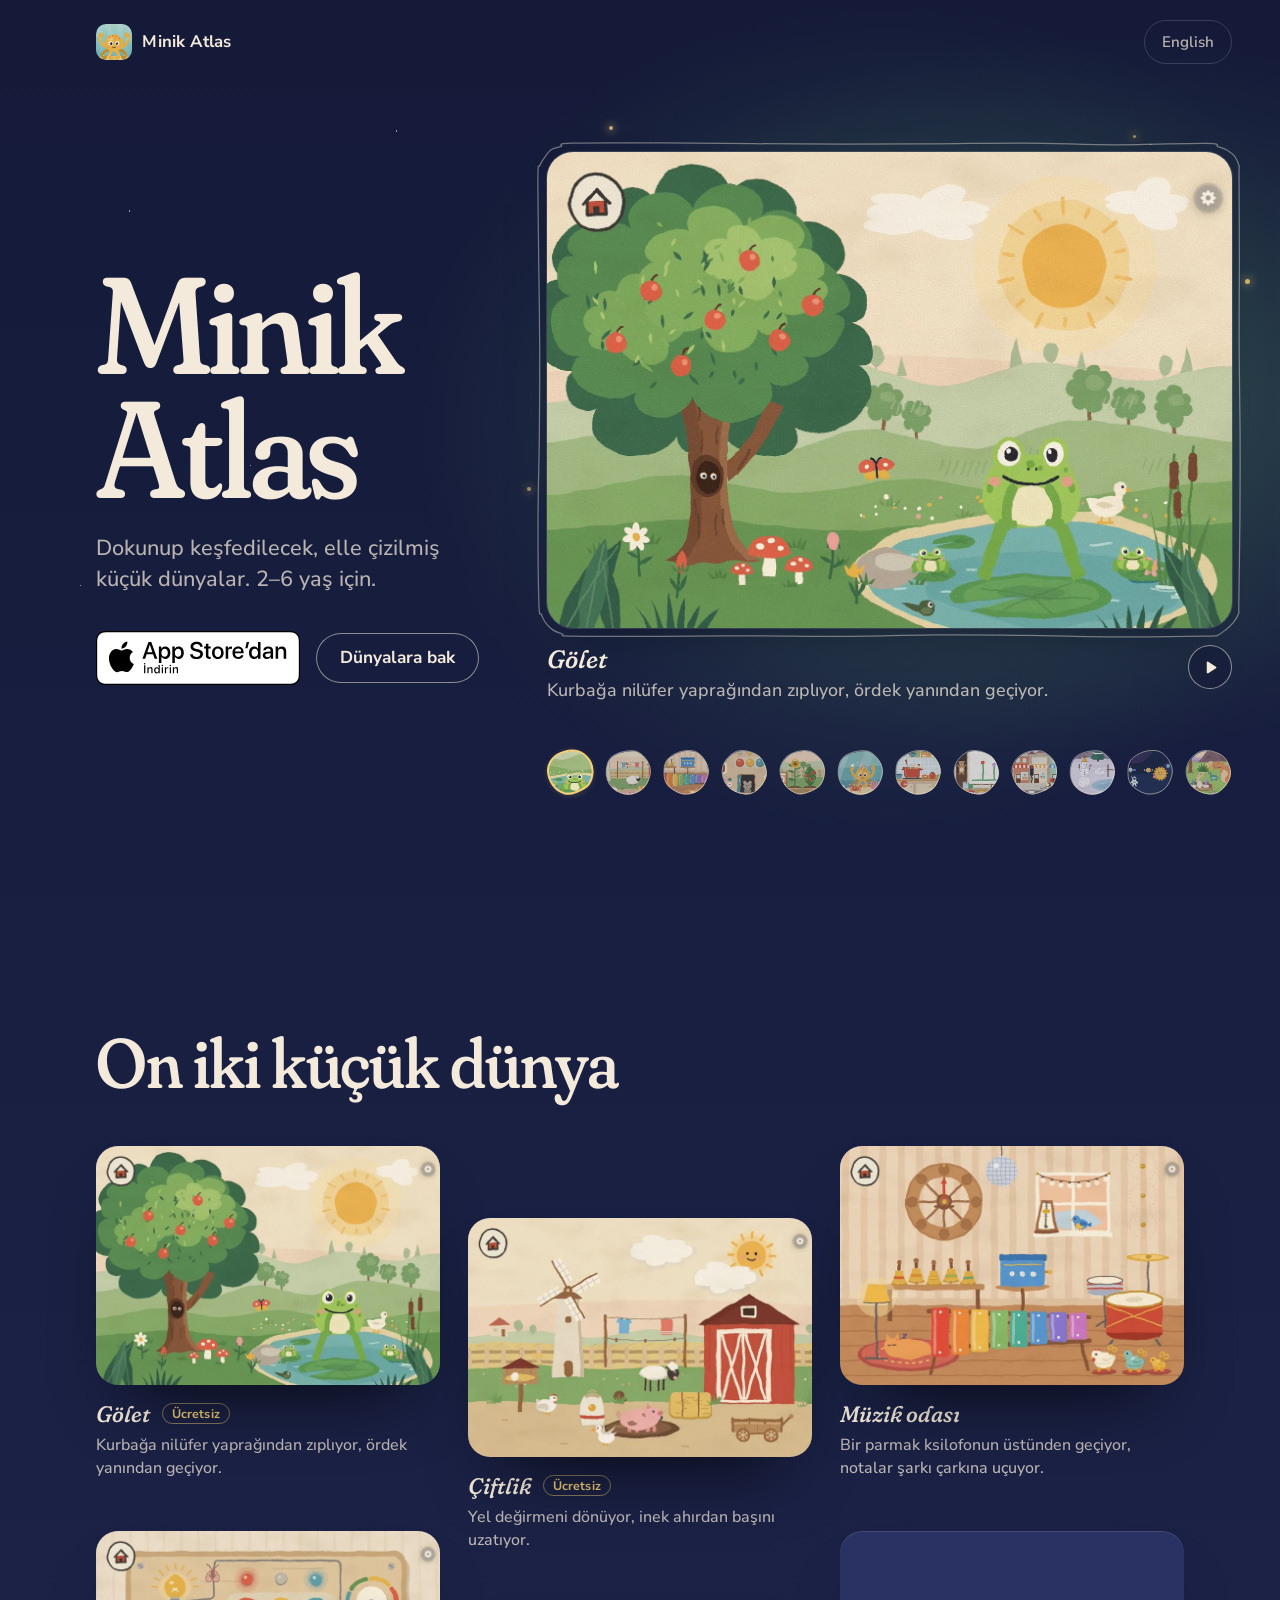
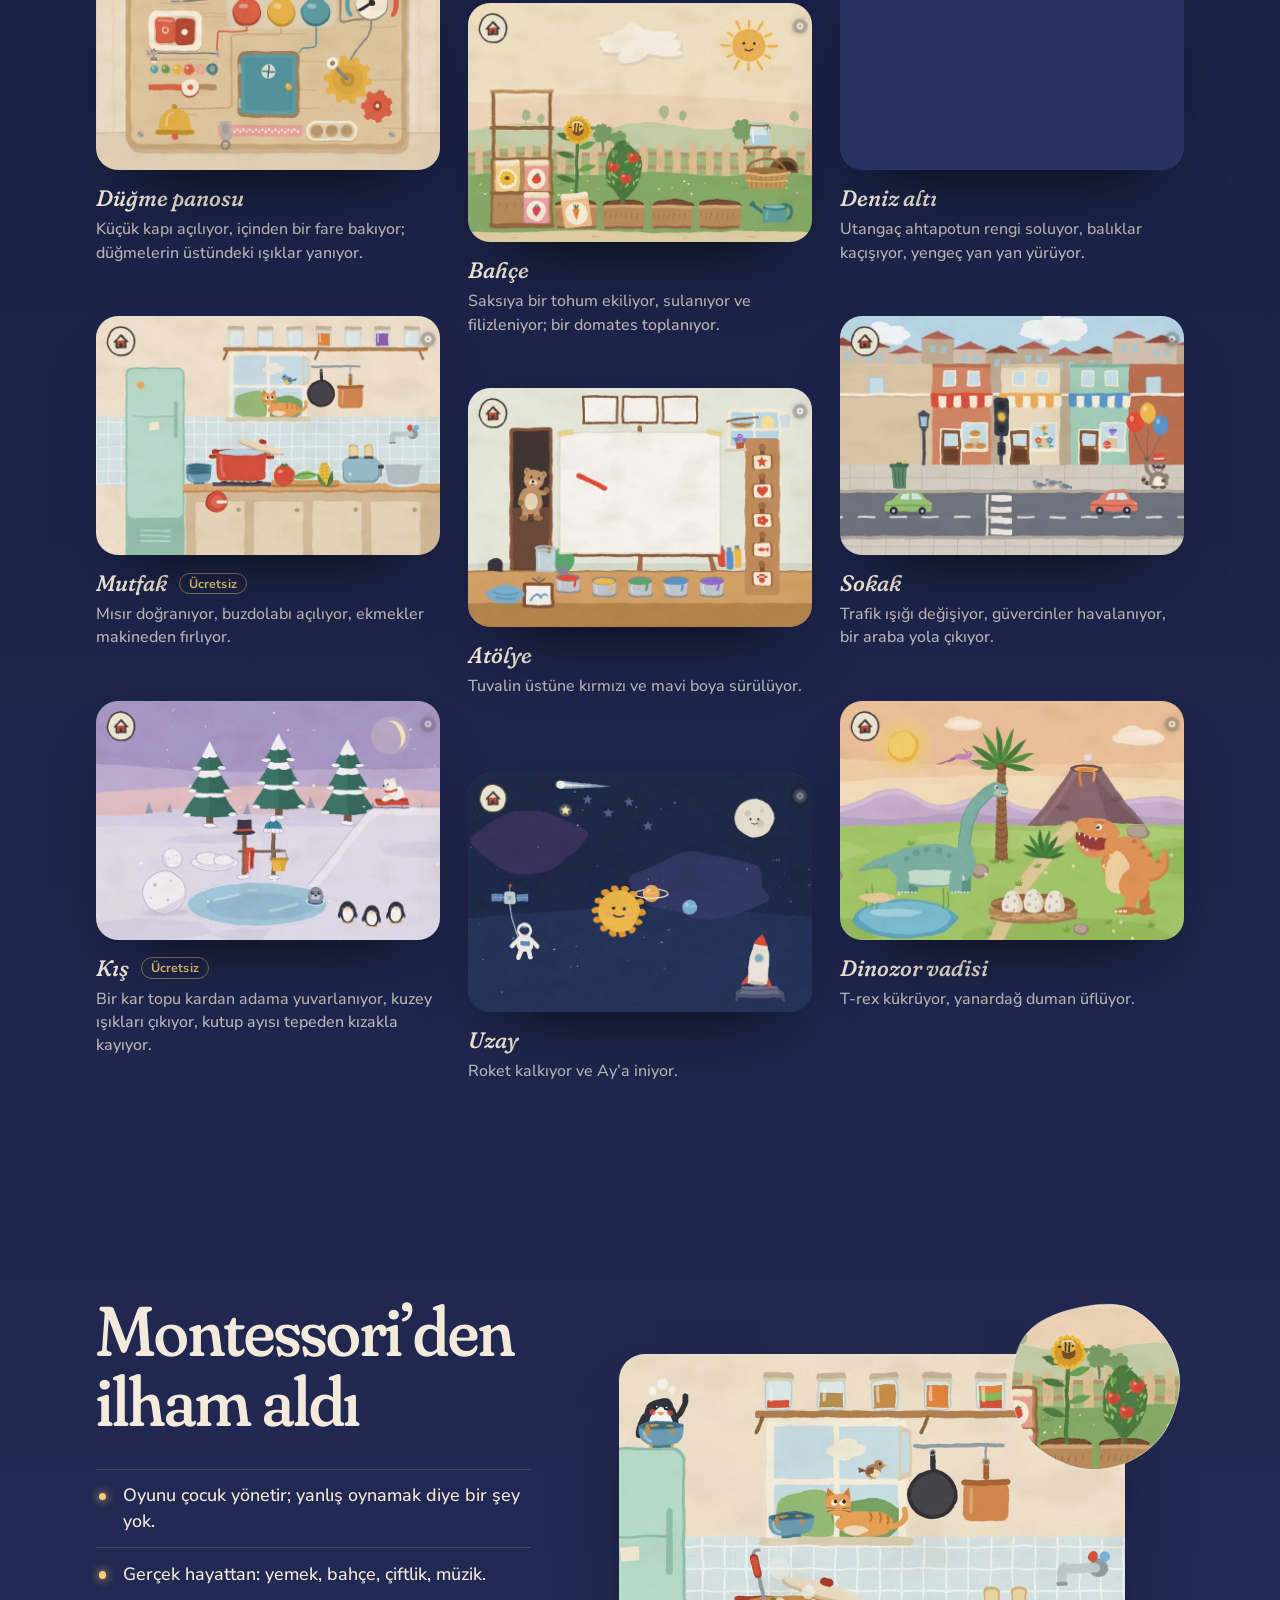
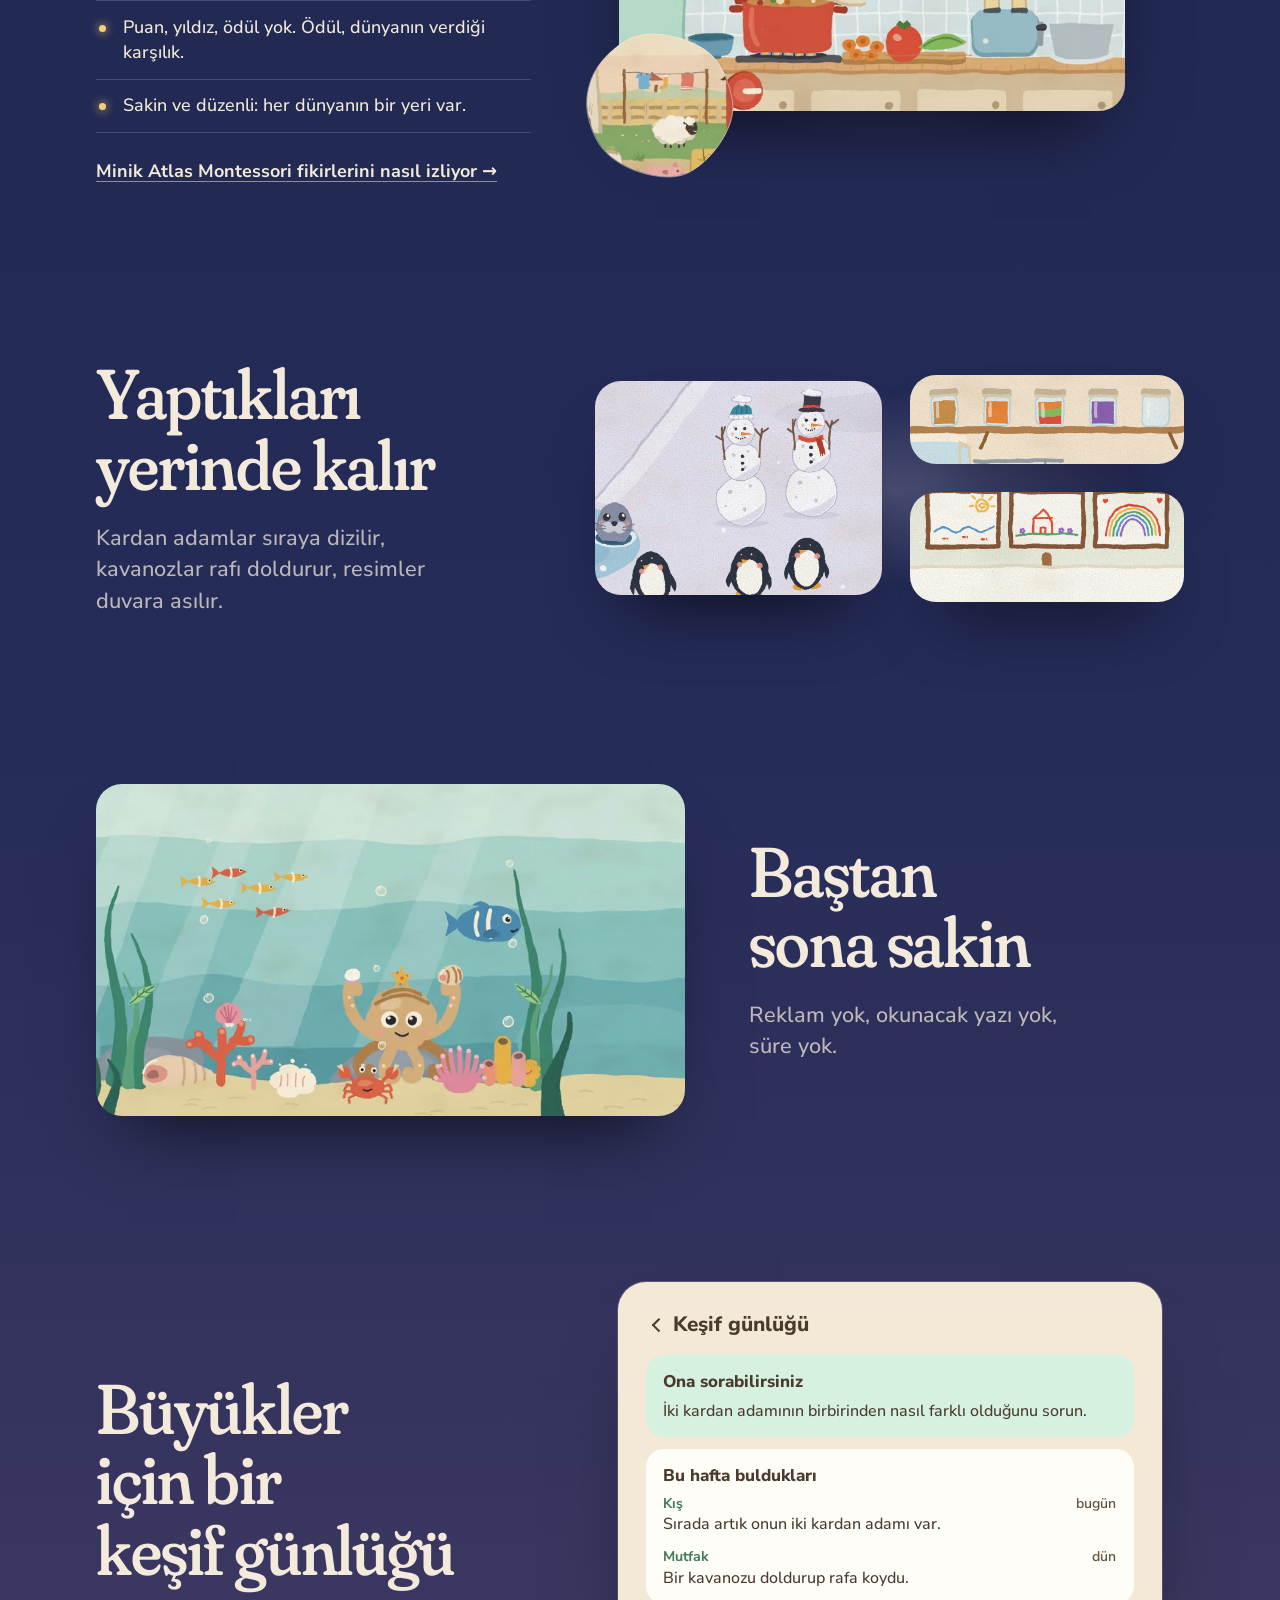
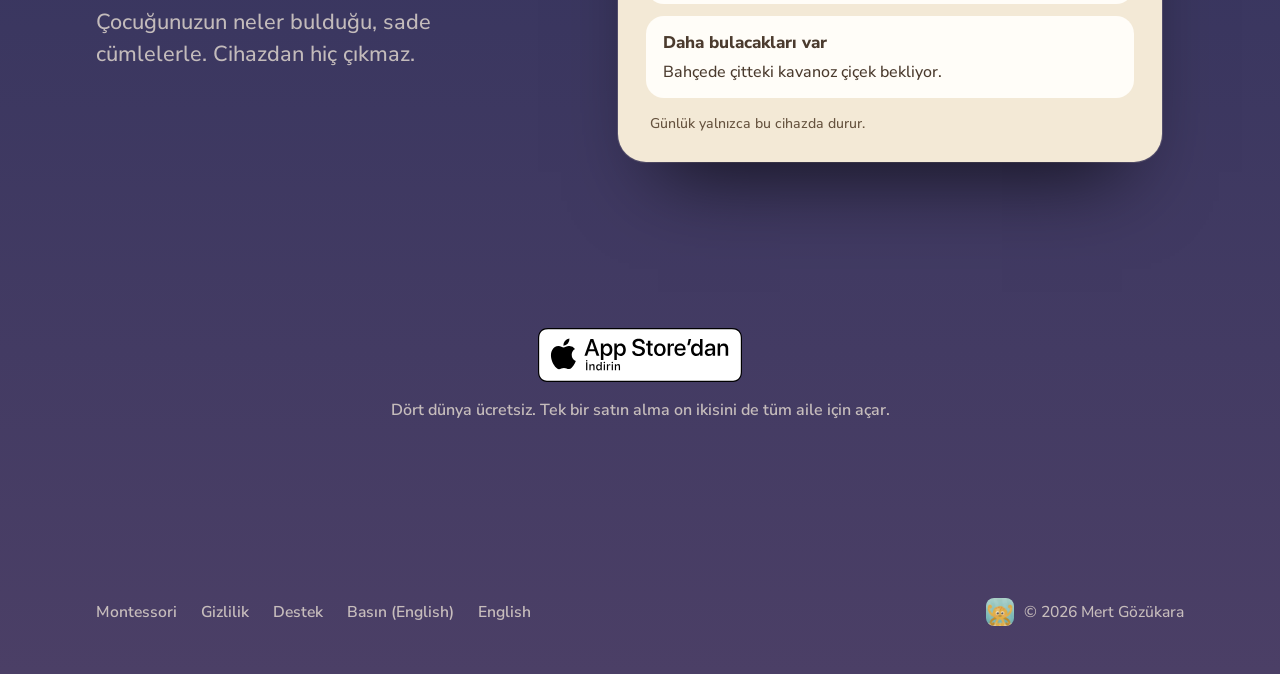
<file: tr/index.html>
<!doctype html>
<html lang="tr">
<head>
<meta charset="utf-8">
<meta name="viewport" content="width=device-width, initial-scale=1">
<title>Minik Atlas – Montessori’den ilham alan, reklamsız çocuk oyunları (2–6 yaş)</title>
<meta name="description" content="Okul öncesi çocuklar için dokunup keşfedilecek, elle çizilmiş on iki dünya. Montessori’den ilham aldı: reklamsız, puansız, okunacak yazı yok. 2–6 yaş için; dört dünya ücretsiz.">
<link rel="canonical" href="https://playtinyatlas.com/tr/">
<link rel="alternate" hreflang="en" href="https://playtinyatlas.com/">
<link rel="alternate" hreflang="tr" href="https://playtinyatlas.com/tr/">
<link rel="alternate" hreflang="x-default" href="https://playtinyatlas.com/">
<meta name="apple-itunes-app" content="app-id=6820293269">
<meta name="theme-color" content="#151B3A">
<meta property="og:type" content="website">
<meta property="og:site_name" content="Minik Atlas">
<meta property="og:title" content="Minik Atlas – Montessori’den ilham alan, reklamsız çocuk oyunları (2–6 yaş)">
<meta property="og:description" content="Okul öncesi çocuklar için dokunup keşfedilecek, elle çizilmiş on iki dünya. Montessori’den ilham aldı: reklamsız, puansız, okunacak yazı yok. 2–6 yaş için; dört dünya ücretsiz.">
<meta property="og:url" content="https://playtinyatlas.com/tr/">
<meta property="og:image" content="https://playtinyatlas.com/assets/img/og-tr.jpg">
<meta property="og:image:width" content="1200">
<meta property="og:image:height" content="900">
<meta property="og:image:alt" content="Göleti ateş böcekleriyle aydınlat: gece gölet, nilüfer yaprağında bir kurbağa">
<meta property="og:locale" content="tr_TR">
<meta property="og:locale:alternate" content="en_US">
<meta name="twitter:card" content="summary_large_image">
<meta name="twitter:title" content="Minik Atlas – Montessori’den ilham alan, reklamsız çocuk oyunları (2–6 yaş)">
<meta name="twitter:description" content="Okul öncesi çocuklar için dokunup keşfedilecek, elle çizilmiş on iki dünya. Montessori’den ilham aldı: reklamsız, puansız, okunacak yazı yok. 2–6 yaş için; dört dünya ücretsiz.">
<meta name="twitter:image" content="https://playtinyatlas.com/assets/img/og-tr.jpg">
<script type="application/ld+json">{
 "@context": "https://schema.org",
 "@type": "SoftwareApplication",
 "name": "Minik Atlas",
 "alternateName": "Tiny Atlas",
 "url": "https://playtinyatlas.com/tr/",
 "downloadUrl": "https://apps.apple.com/app/id6820293269",
 "datePublished": "2026-11-12",
 "description": "Okul öncesi çocuklar için dokunup keşfedilecek, elle çizilmiş on iki dünya. Montessori’den ilham aldı: reklamsız, puansız, okunacak yazı yok. 2–6 yaş için; dört dünya ücretsiz.",
 "inLanguage": "tr",
 "applicationCategory": "EducationalApplication",
 "operatingSystem": "iOS, iPadOS",
 "typicalAgeRange": "2-6",
 "isFamilyFriendly": true,
 "image": "https://playtinyatlas.com/assets/img/og-tr.jpg",
 "author": {
  "@type": "Person",
  "name": "Mert Gözükara"
 },
 "offers": {
  "@type": "Offer",
  "price": "0",
  "priceCurrency": "USD",
  "description": "Dört dünyayla ücretsiz indirilir. Tek seferlik bir uygulama içi satın alma diğer sekizini açar. Abonelik yok."
 }
}</script>
<link rel="icon" href="/favicon.ico" sizes="32x32">
<link rel="icon" type="image/png" sizes="192x192" href="/assets/img/icon-192.png">
<link rel="apple-touch-icon" href="/apple-touch-icon.png">
<link rel="preload" as="image" href="/assets/home/stage/pond.jpg" fetchpriority="high">
<link rel="preconnect" href="https://fonts.googleapis.com">
<link rel="preconnect" href="https://fonts.gstatic.com" crossorigin>
<link rel="stylesheet" href="https://fonts.googleapis.com/css2?family=Fraunces:ital,opsz,wght,SOFT@0,9..144,400..700,100;1,9..144,400..700,100&amp;family=Nunito+Sans:opsz,wght@6..12,400..800&amp;display=swap">
<link rel="stylesheet" href="/assets/site.css">
<link rel="stylesheet" href="/assets/home.css">
</head>
<body class="home">
<svg width="0" height="0" style="position:absolute" aria-hidden="true" focusable="false"><defs><clipPath id="clip-a" clipPathUnits="objectBoundingBox"><path d="M0.98 0.4758C0.98 0.5653 0.9538 0.6863 0.8959 0.7611C0.838 0.8358 0.719 0.8916 0.6338 0.9242C0.5475 0.9568 0.4678 0.98 0.3837 0.9558C0.2985 0.9305 0.1882 0.8589 0.1281 0.7758C0.067 0.6926 0.0211 0.5537 0.02 0.4579C0.02 0.3632 0.0691 0.2695 0.1259 0.2032C0.1827 0.1368 0.2745 0.0884 0.3629 0.0621C0.4525 0.0358 0.5726 0.02 0.6611 0.0463C0.7496 0.0726 0.8413 0.1474 0.8948 0.2189C0.9483 0.2905 0.98 0.3853 0.98 0.4758Z"/></clipPath><clipPath id="clip-b" clipPathUnits="objectBoundingBox"><path d="M0.9767 0.4899C0.9733 0.5803 0.9322 0.7025 0.8767 0.778C0.8222 0.8535 0.73 0.9141 0.6467 0.9439C0.5644 0.9736 0.4689 0.98 0.3822 0.9566C0.2956 0.9332 0.1878 0.8737 0.1289 0.8035C0.0689 0.7334 0.0322 0.6302 0.0267 0.5335C0.02 0.4378 0.0422 0.3028 0.0922 0.2262C0.1411 0.1497 0.2289 0.105 0.3244 0.0753C0.42 0.0455 0.57 0.02 0.6656 0.0466C0.7611 0.0732 0.8444 0.1603 0.8967 0.2348C0.9478 0.3081 0.98 0.3995 0.9767 0.4899Z"/></clipPath><clipPath id="clip-c" clipPathUnits="objectBoundingBox"><path d="M0.9746 0.4931C0.9691 0.5881 0.9158 0.7216 0.8603 0.7963C0.8048 0.8721 0.7242 0.9202 0.6415 0.9458C0.5599 0.9715 0.4597 0.98 0.3683 0.9501C0.2769 0.9213 0.1495 0.8401 0.0918 0.7696C0.0341 0.6992 0.0244 0.6148 0.0222 0.5262C0.02 0.4375 0.0222 0.3179 0.0799 0.24C0.1365 0.162 0.2638 0.0915 0.3639 0.0595C0.4641 0.0275 0.5947 0.02 0.6818 0.0478C0.7699 0.0755 0.8418 0.1535 0.8907 0.2272C0.9397 0.3019 0.98 0.398 0.9746 0.4931Z"/></clipPath><clipPath id="clip-d" clipPathUnits="objectBoundingBox"><path d="M0.9789 0.5085C0.98 0.6032 0.9313 0.6969 0.8772 0.7714C0.8231 0.8459 0.7386 0.9257 0.6531 0.9534C0.5676 0.98 0.4529 0.963 0.3642 0.9332C0.2765 0.9044 0.1813 0.8502 0.125 0.7788C0.0687 0.7086 0.0297 0.5958 0.0243 0.5075C0.02 0.4191 0.0449 0.3223 0.0958 0.2467C0.1466 0.1711 0.2451 0.0839 0.3317 0.0519C0.4183 0.02 0.5254 0.0317 0.6142 0.0562C0.704 0.0817 0.8047 0.1254 0.8653 0.2009C0.9259 0.2765 0.9768 0.4127 0.9789 0.5085Z"/></clipPath><path id="ring-a" d="M0.98 0.4758C0.98 0.5653 0.9538 0.6863 0.8959 0.7611C0.838 0.8358 0.719 0.8916 0.6338 0.9242C0.5475 0.9568 0.4678 0.98 0.3837 0.9558C0.2985 0.9305 0.1882 0.8589 0.1281 0.7758C0.067 0.6926 0.0211 0.5537 0.02 0.4579C0.02 0.3632 0.0691 0.2695 0.1259 0.2032C0.1827 0.1368 0.2745 0.0884 0.3629 0.0621C0.4525 0.0358 0.5726 0.02 0.6611 0.0463C0.7496 0.0726 0.8413 0.1474 0.8948 0.2189C0.9483 0.2905 0.98 0.3853 0.98 0.4758Z" vector-effect="non-scaling-stroke"/><path id="ring-b" d="M0.9767 0.4899C0.9733 0.5803 0.9322 0.7025 0.8767 0.778C0.8222 0.8535 0.73 0.9141 0.6467 0.9439C0.5644 0.9736 0.4689 0.98 0.3822 0.9566C0.2956 0.9332 0.1878 0.8737 0.1289 0.8035C0.0689 0.7334 0.0322 0.6302 0.0267 0.5335C0.02 0.4378 0.0422 0.3028 0.0922 0.2262C0.1411 0.1497 0.2289 0.105 0.3244 0.0753C0.42 0.0455 0.57 0.02 0.6656 0.0466C0.7611 0.0732 0.8444 0.1603 0.8967 0.2348C0.9478 0.3081 0.98 0.3995 0.9767 0.4899Z" vector-effect="non-scaling-stroke"/><path id="ring-c" d="M0.9746 0.4931C0.9691 0.5881 0.9158 0.7216 0.8603 0.7963C0.8048 0.8721 0.7242 0.9202 0.6415 0.9458C0.5599 0.9715 0.4597 0.98 0.3683 0.9501C0.2769 0.9213 0.1495 0.8401 0.0918 0.7696C0.0341 0.6992 0.0244 0.6148 0.0222 0.5262C0.02 0.4375 0.0222 0.3179 0.0799 0.24C0.1365 0.162 0.2638 0.0915 0.3639 0.0595C0.4641 0.0275 0.5947 0.02 0.6818 0.0478C0.7699 0.0755 0.8418 0.1535 0.8907 0.2272C0.9397 0.3019 0.98 0.398 0.9746 0.4931Z" vector-effect="non-scaling-stroke"/><path id="ring-d" d="M0.9789 0.5085C0.98 0.6032 0.9313 0.6969 0.8772 0.7714C0.8231 0.8459 0.7386 0.9257 0.6531 0.9534C0.5676 0.98 0.4529 0.963 0.3642 0.9332C0.2765 0.9044 0.1813 0.8502 0.125 0.7788C0.0687 0.7086 0.0297 0.5958 0.0243 0.5075C0.02 0.4191 0.0449 0.3223 0.0958 0.2467C0.1466 0.1711 0.2451 0.0839 0.3317 0.0519C0.4183 0.02 0.5254 0.0317 0.6142 0.0562C0.704 0.0817 0.8047 0.1254 0.8653 0.2009C0.9259 0.2765 0.9768 0.4127 0.9789 0.5085Z" vector-effect="non-scaling-stroke"/></defs></svg>
<a class="skip" href="#main">İçeriğe geç</a>
<header class="top">
  <a class="brand" href="/tr/"><img src="/assets/img/mark.png" alt="" width="36" height="36">Minik Atlas</a>
  <a class="lang" href="/" hreflang="en" lang="en">English</a>
</header>
<main id="main">

  <section class="band hero" style="--tint: rgba(112,196,124,.3)">
    <div class="light" aria-hidden="true"></div>
    <div class="hero-grid">
      <div class="words">
        <h1>Minik Atlas</h1>
        <p class="say">Dokunup keşfedilecek, elle çizilmiş küçük dünyalar. 2–6&nbsp;yaş&nbsp;için.</p>
        <div class="cta" id="app-store">
          <a class="store-badge" href="https://apps.apple.com/app/id6820293269"><img src="/assets/img/app-store-badge-tr.svg" width="204" height="54" alt="App Store’dan indirin"></a>
          <a class="go go--line" href="#worlds">Dünyalara bak</a>
        </div>
      </div>
      <figure class="screen">
        <div class="screen-in">
          <video muted playsinline preload="none" poster="/assets/home/stage/pond.jpg" aria-hidden="true" data-stage="pond"></video>
          <svg class="screen-ring" viewBox="0 0 1 1" preserveAspectRatio="none" aria-hidden="true" focusable="false"><path d="M0.0454 -0.0017C0.0696 -0.0029 0.1328 -0.0022 0.1762 -0.0021C0.2195 -0.0019 0.2626 -0.0010 0.3055 -0.0006C0.3485 -0.0003 0.3908 -0.0000 0.4337 0.0000C0.4767 0.0001 0.5201 0.0000 0.5634 -0.0003C0.6066 -0.0007 0.6498 -0.0023 0.6932 -0.0020C0.7366 -0.0017 0.7808 0.0015 0.8240 0.0016C0.8673 0.0017 0.9287 -0.0020 0.9528 -0.0013C0.9769 -0.0007 0.9639 0.0031 0.9686 0.0054C0.9734 0.0076 0.9773 0.0088 0.9813 0.0121C0.9853 0.0154 0.9898 0.0196 0.9927 0.0250C0.9957 0.0304 0.9979 0.0381 0.9989 0.0446C0.9999 0.0511 0.9988 0.0314 0.9989 0.0642C0.9989 0.0969 0.9994 0.1829 0.9994 0.2411C0.9994 0.2994 0.9988 0.3561 0.9990 0.4136C0.9992 0.4711 1.0002 0.5287 1.0004 0.5862C1.0006 0.6436 1.0005 0.7006 1.0002 0.7583C0.9998 0.8160 0.9989 0.9000 0.9986 0.9326C0.9983 0.9652 0.9997 0.9473 0.9983 0.9540C0.9970 0.9608 0.9935 0.9678 0.9906 0.9732C0.9877 0.9786 0.9845 0.9823 0.9809 0.9864C0.9773 0.9905 0.9738 0.9954 0.9692 0.9977C0.9645 1.0000 0.9773 0.9997 0.9532 1.0004C0.9290 1.0010 0.8673 1.0020 0.8244 1.0018C0.7814 1.0016 0.7383 0.9996 0.6953 0.9990C0.6523 0.9984 0.6098 0.9978 0.5664 0.9982C0.5230 0.9985 0.4786 1.0009 0.4349 1.0012C0.3912 1.0015 0.3478 1.0000 0.3043 0.9999C0.2609 0.9999 0.2172 1.0007 0.1742 1.0008C0.1313 1.0009 0.0704 1.0012 0.0468 1.0004C0.0233 0.9995 0.0375 0.9980 0.0330 0.9959C0.0284 0.9938 0.0236 0.9917 0.0196 0.9878C0.0156 0.9840 0.0117 0.9778 0.0090 0.9726C0.0063 0.9674 0.0049 0.9628 0.0033 0.9565C0.0018 0.9502 0.0007 0.9673 -0.0001 0.9348C-0.0009 0.9023 -0.0015 0.8190 -0.0014 0.7614C-0.0013 0.7038 0.0001 0.6474 0.0005 0.5892C0.0009 0.5310 0.0012 0.4703 0.0010 0.4122C0.0009 0.3540 0.0001 0.2981 -0.0004 0.2404C-0.0008 0.1827 -0.0018 0.0986 -0.0015 0.0658C-0.0013 0.0330 -0.0003 0.0500 0.0012 0.0438C0.0027 0.0375 0.0046 0.0339 0.0074 0.0285C0.0101 0.0231 0.0138 0.0153 0.0178 0.0114C0.0218 0.0075 0.0268 0.0072 0.0314 0.0050C0.0360 0.0028 0.0213 -0.0005 0.0454 -0.0017Z" vector-effect="non-scaling-stroke"/></svg>
        </div>
        <i class="glint" aria-hidden="true"></i><i class="glint" aria-hidden="true"></i><i class="glint" aria-hidden="true"></i><i class="glint" aria-hidden="true"></i>
        <button class="play" type="button" data-pause="Videoyu durdur" data-play="Videoyu oynat" aria-label="Videoyu durdur" hidden><svg class="i-pause" viewBox="0 0 16 16" aria-hidden="true"><rect x="3" y="2" width="3.6" height="12" rx="1.2"/><rect x="9.4" y="2" width="3.6" height="12" rx="1.2"/></svg><svg class="i-play" viewBox="0 0 16 16" aria-hidden="true"><path d="M4 2.6v10.8c0 .8.9 1.3 1.6.8l8.2-5.4c.6-.4.6-1.2 0-1.6L5.6 1.8C4.9 1.3 4 1.8 4 2.6z"/></svg></button>
        <figcaption class="screen-name" aria-live="polite"><span class="nm">Gölet</span><span class="act">Kurbağa nilüfer yaprağından zıplıyor, ördek yanından geçiyor.</span></figcaption>
      </figure>
      <ul class="picker" aria-label="Bir dünya seçin">
        <li><button type="button" class="pick" aria-pressed="true" data-world="pond" data-name="Gölet" data-act="Kurbağa nilüfer yaprağından zıplıyor, ördek yanından geçiyor."><span class="win"><span class="win__media clip-a"><img src="/assets/home/p-pond.webp" width="176" height="176" alt="" decoding="async"></span><svg class="win__ring" viewBox="0 0 1 1" preserveAspectRatio="none" aria-hidden="true" focusable="false"><use href="#ring-a"/></svg></span><span class="vh">Gölet</span></button></li>
        <li><button type="button" class="pick" aria-pressed="false" data-world="farm" data-name="Çiftlik" data-act="Yel değirmeni dönüyor, inek ahırdan başını uzatıyor."><span class="win"><span class="win__media clip-b"><img src="/assets/home/p-farm.webp" width="176" height="176" alt="" decoding="async"></span><svg class="win__ring" viewBox="0 0 1 1" preserveAspectRatio="none" aria-hidden="true" focusable="false"><use href="#ring-b"/></svg></span><span class="vh">Çiftlik</span></button></li>
        <li><button type="button" class="pick" aria-pressed="false" data-world="music" data-name="Müzik odası" data-act="Bir parmak ksilofonun üstünden geçiyor, notalar şarkı çarkına uçuyor."><span class="win"><span class="win__media clip-c"><img src="/assets/home/p-music.webp" width="176" height="176" alt="" decoding="async"></span><svg class="win__ring" viewBox="0 0 1 1" preserveAspectRatio="none" aria-hidden="true" focusable="false"><use href="#ring-c"/></svg></span><span class="vh">Müzik odası</span></button></li>
        <li><button type="button" class="pick" aria-pressed="false" data-world="board" data-name="Düğme panosu" data-act="Küçük kapı açılıyor, içinden bir fare bakıyor; düğmelerin üstündeki ışıklar yanıyor."><span class="win"><span class="win__media clip-d"><img src="/assets/home/p-board.webp" width="176" height="176" alt="" decoding="async"></span><svg class="win__ring" viewBox="0 0 1 1" preserveAspectRatio="none" aria-hidden="true" focusable="false"><use href="#ring-d"/></svg></span><span class="vh">Düğme panosu</span></button></li>
        <li><button type="button" class="pick" aria-pressed="false" data-world="garden" data-name="Bahçe" data-act="Saksıya bir tohum ekiliyor, sulanıyor ve filizleniyor; bir domates toplanıyor."><span class="win"><span class="win__media clip-a"><img src="/assets/home/p-garden.webp" width="176" height="176" alt="" decoding="async"></span><svg class="win__ring" viewBox="0 0 1 1" preserveAspectRatio="none" aria-hidden="true" focusable="false"><use href="#ring-a"/></svg></span><span class="vh">Bahçe</span></button></li>
        <li><button type="button" class="pick" aria-pressed="false" data-world="reef" data-name="Deniz altı" data-act="Utangaç ahtapotun rengi soluyor, balıklar kaçışıyor, yengeç yan yan yürüyor."><span class="win"><span class="win__media clip-b"><img src="/assets/home/p-reef.webp" width="176" height="176" alt="" decoding="async"></span><svg class="win__ring" viewBox="0 0 1 1" preserveAspectRatio="none" aria-hidden="true" focusable="false"><use href="#ring-b"/></svg></span><span class="vh">Deniz altı</span></button></li>
        <li><button type="button" class="pick" aria-pressed="false" data-world="kitchen" data-name="Mutfak" data-act="Mısır doğranıyor, buzdolabı açılıyor, ekmekler makineden fırlıyor."><span class="win"><span class="win__media clip-c"><img src="/assets/home/p-kitchen.webp" width="176" height="176" alt="" decoding="async"></span><svg class="win__ring" viewBox="0 0 1 1" preserveAspectRatio="none" aria-hidden="true" focusable="false"><use href="#ring-c"/></svg></span><span class="vh">Mutfak</span></button></li>
        <li><button type="button" class="pick" aria-pressed="false" data-world="studio" data-name="Atölye" data-act="Tuvalin üstüne kırmızı ve mavi boya sürülüyor."><span class="win"><span class="win__media clip-d"><img src="/assets/home/p-studio.webp" width="176" height="176" alt="" decoding="async"></span><svg class="win__ring" viewBox="0 0 1 1" preserveAspectRatio="none" aria-hidden="true" focusable="false"><use href="#ring-d"/></svg></span><span class="vh">Atölye</span></button></li>
        <li><button type="button" class="pick" aria-pressed="false" data-world="street" data-name="Sokak" data-act="Trafik ışığı değişiyor, güvercinler havalanıyor, bir araba yola çıkıyor."><span class="win"><span class="win__media clip-a"><img src="/assets/home/p-street.webp" width="176" height="176" alt="" decoding="async"></span><svg class="win__ring" viewBox="0 0 1 1" preserveAspectRatio="none" aria-hidden="true" focusable="false"><use href="#ring-a"/></svg></span><span class="vh">Sokak</span></button></li>
        <li><button type="button" class="pick" aria-pressed="false" data-world="winter" data-name="Kış" data-act="Bir kar topu kardan adama yuvarlanıyor, kuzey ışıkları çıkıyor, kutup ayısı tepeden kızakla kayıyor."><span class="win"><span class="win__media clip-b"><img src="/assets/home/p-winter.webp" width="176" height="176" alt="" decoding="async"></span><svg class="win__ring" viewBox="0 0 1 1" preserveAspectRatio="none" aria-hidden="true" focusable="false"><use href="#ring-b"/></svg></span><span class="vh">Kış</span></button></li>
        <li><button type="button" class="pick" aria-pressed="false" data-world="space" data-name="Uzay" data-act="Roket kalkıyor ve Ay’a iniyor."><span class="win"><span class="win__media clip-c"><img src="/assets/home/p-space.webp" width="176" height="176" alt="" decoding="async"></span><svg class="win__ring" viewBox="0 0 1 1" preserveAspectRatio="none" aria-hidden="true" focusable="false"><use href="#ring-c"/></svg></span><span class="vh">Uzay</span></button></li>
        <li><button type="button" class="pick" aria-pressed="false" data-world="dino" data-name="Dinozor vadisi" data-act="T-rex kükrüyor, yanardağ duman üflüyor."><span class="win"><span class="win__media clip-d"><img src="/assets/home/p-dino.webp" width="176" height="176" alt="" decoding="async"></span><svg class="win__ring" viewBox="0 0 1 1" preserveAspectRatio="none" aria-hidden="true" focusable="false"><use href="#ring-d"/></svg></span><span class="vh">Dinozor vadisi</span></button></li>
      </ul>
    </div>
  </section>

  <section class="band worlds" id="worlds" aria-labelledby="h-worlds">
    <div class="words"><h2 id="h-worlds">On iki küçük dünya</h2></div>
    <ul class="atlas">
      <li><figure><div class="frame"><img src="/assets/home/stage/pond.jpg" srcset="/assets/home/stage/pond-700.webp 700w, /assets/home/stage/pond.jpg 1400w" sizes="(min-width: 1216px) 22rem, (min-width: 960px) 29vw, (min-width: 640px) 45vw, 82vw" width="1400" height="973" alt="Gölet: nilüfer yaprağında bir kurbağa, iki küçük kurbağa, bir ördek ve bir elma ağacı" loading="lazy" decoding="async"></div><figcaption><span class="nm">Gölet</span> <span class="free">Ücretsiz</span><span class="act">Kurbağa nilüfer yaprağından zıplıyor, ördek yanından geçiyor.</span></figcaption></figure></li>
      <li><figure><div class="frame"><img src="/assets/home/stage/farm.jpg" srcset="/assets/home/stage/farm-700.webp 700w, /assets/home/stage/farm.jpg 1400w" sizes="(min-width: 1216px) 22rem, (min-width: 960px) 29vw, (min-width: 640px) 45vw, 82vw" width="1400" height="973" alt="Çiftlik: yel değirmeni, kırmızı ahır, çamaşır ipinin yanında bir koyun ve çamurda bir domuz" loading="lazy" decoding="async"></div><figcaption><span class="nm">Çiftlik</span> <span class="free">Ücretsiz</span><span class="act">Yel değirmeni dönüyor, inek ahırdan başını uzatıyor.</span></figcaption></figure></li>
      <li><figure><div class="frame"><img src="/assets/home/stage/music.jpg" srcset="/assets/home/stage/music-700.webp 700w, /assets/home/stage/music.jpg 1400w" sizes="(min-width: 1216px) 22rem, (min-width: 960px) 29vw, (min-width: 640px) 45vw, 82vw" width="1400" height="973" alt="Müzik odası: ksilofon, çanlar, bir davul ve duvarda şarkı çarkı" loading="lazy" decoding="async"></div><figcaption><span class="nm">Müzik odası</span><span class="act">Bir parmak ksilofonun üstünden geçiyor, notalar şarkı çarkına uçuyor.</span></figcaption></figure></li>
      <li><figure><div class="frame"><img src="/assets/home/stage/board.jpg" srcset="/assets/home/stage/board-700.webp 700w, /assets/home/stage/board.jpg 1400w" sizes="(min-width: 1216px) 22rem, (min-width: 960px) 29vw, (min-width: 640px) 45vw, 82vw" width="1400" height="973" alt="Düğme panosu: büyük düğmeler, şalterler, dişliler, bir zil ve küçük bir kapı" loading="lazy" decoding="async"></div><figcaption><span class="nm">Düğme panosu</span><span class="act">Küçük kapı açılıyor, içinden bir fare bakıyor; düğmelerin üstündeki ışıklar yanıyor.</span></figcaption></figure></li>
      <li><figure><div class="frame"><img src="/assets/home/stage/garden.jpg" srcset="/assets/home/stage/garden-700.webp 700w, /assets/home/stage/garden.jpg 1400w" sizes="(min-width: 1216px) 22rem, (min-width: 960px) 29vw, (min-width: 640px) 45vw, 82vw" width="1400" height="973" alt="Bahçe: tohum paketleri, bir ayçiçeği, bir domates fidesi ve boş saksılar" loading="lazy" decoding="async"></div><figcaption><span class="nm">Bahçe</span><span class="act">Saksıya bir tohum ekiliyor, sulanıyor ve filizleniyor; bir domates toplanıyor.</span></figcaption></figure></li>
      <li><figure><div class="frame"><img src="/assets/home/stage/reef.jpg" srcset="/assets/home/stage/reef-700.webp 700w, /assets/home/stage/reef.jpg 1400w" sizes="(min-width: 1216px) 22rem, (min-width: 960px) 29vw, (min-width: 640px) 45vw, 82vw" width="1400" height="973" alt="Deniz altı: bir ahtapot, bir yengeç, mercanlar ve küçük bir balık sürüsü" loading="lazy" decoding="async"></div><figcaption><span class="nm">Deniz altı</span><span class="act">Utangaç ahtapotun rengi soluyor, balıklar kaçışıyor, yengeç yan yan yürüyor.</span></figcaption></figure></li>
      <li><figure><div class="frame"><img src="/assets/home/stage/kitchen.jpg" srcset="/assets/home/stage/kitchen-700.webp 700w, /assets/home/stage/kitchen.jpg 1400w" sizes="(min-width: 1216px) 22rem, (min-width: 960px) 29vw, (min-width: 640px) 45vw, 82vw" width="1400" height="973" alt="Mutfak: ocakta bir tencere, ekmek kızartma makinesi, buzdolabı ve pencerede bir kedi" loading="lazy" decoding="async"></div><figcaption><span class="nm">Mutfak</span> <span class="free">Ücretsiz</span><span class="act">Mısır doğranıyor, buzdolabı açılıyor, ekmekler makineden fırlıyor.</span></figcaption></figure></li>
      <li><figure><div class="frame"><img src="/assets/home/stage/studio.jpg" srcset="/assets/home/stage/studio-700.webp 700w, /assets/home/stage/studio.jpg 1400w" sizes="(min-width: 1216px) 22rem, (min-width: 960px) 29vw, (min-width: 640px) 45vw, 82vw" width="1400" height="973" alt="Atölye: şövalesinde bir tuval, boya kutuları ve kapıda bir oyuncak ayı" loading="lazy" decoding="async"></div><figcaption><span class="nm">Atölye</span><span class="act">Tuvalin üstüne kırmızı ve mavi boya sürülüyor.</span></figcaption></figure></li>
      <li><figure><div class="frame"><img src="/assets/home/stage/street.jpg" srcset="/assets/home/stage/street-700.webp 700w, /assets/home/stage/street.jpg 1400w" sizes="(min-width: 1216px) 22rem, (min-width: 960px) 29vw, (min-width: 640px) 45vw, 82vw" width="1400" height="973" alt="Sokak: dükkânlar, trafik ışığı, güvercinler, iki araba ve balonlu bir rakun" loading="lazy" decoding="async"></div><figcaption><span class="nm">Sokak</span><span class="act">Trafik ışığı değişiyor, güvercinler havalanıyor, bir araba yola çıkıyor.</span></figcaption></figure></li>
      <li><figure><div class="frame"><img src="/assets/home/stage/winter.jpg" srcset="/assets/home/stage/winter-700.webp 700w, /assets/home/stage/winter.jpg 1400w" sizes="(min-width: 1216px) 22rem, (min-width: 960px) 29vw, (min-width: 640px) 45vw, 82vw" width="1400" height="973" alt="Kış: karlı çamlar, yapılmayı bekleyen bir kardan adam, penguenler, bir fok ve kızakta bir kutup ayısı" loading="lazy" decoding="async"></div><figcaption><span class="nm">Kış</span> <span class="free">Ücretsiz</span><span class="act">Bir kar topu kardan adama yuvarlanıyor, kuzey ışıkları çıkıyor, kutup ayısı tepeden kızakla kayıyor.</span></figcaption></figure></li>
      <li><figure><div class="frame"><img src="/assets/home/stage/space.jpg" srcset="/assets/home/stage/space-700.webp 700w, /assets/home/stage/space.jpg 1400w" sizes="(min-width: 1216px) 22rem, (min-width: 960px) 29vw, (min-width: 640px) 45vw, 82vw" width="1400" height="973" alt="Uzay: gülümseyen Güneş, gezegenler, bir astronot, bir roket ve Ay" loading="lazy" decoding="async"></div><figcaption><span class="nm">Uzay</span><span class="act">Roket kalkıyor ve Ay’a iniyor.</span></figcaption></figure></li>
      <li><figure><div class="frame"><img src="/assets/home/stage/dino.jpg" srcset="/assets/home/stage/dino-700.webp 700w, /assets/home/stage/dino.jpg 1400w" sizes="(min-width: 1216px) 22rem, (min-width: 960px) 29vw, (min-width: 640px) 45vw, 82vw" width="1400" height="973" alt="Dinozor vadisi: uzun boyunlu bir dinozor, bir T-rex, yuvada yumurtalar ve duman tüten bir yanardağ" loading="lazy" decoding="async"></div><figcaption><span class="nm">Dinozor vadisi</span><span class="act">T-rex kükrüyor, yanardağ duman üflüyor.</span></figcaption></figure></li>
    </ul>
  </section>

  <section class="band montessori" aria-labelledby="h-montessori">
    <div class="split">
      <div class="words">
        <h2 id="h-montessori">Montessori’den ilham aldı</h2>
        <ul class="principles"><li>Oyunu çocuk yönetir; yanlış oynamak diye bir şey yok.</li><li>Gerçek hayattan: yemek, bahçe, çiftlik, müzik.</li><li>Puan, yıldız, ödül yok. Ödül, dünyanın verdiği karşılık.</li><li>Sakin ve düzenli: her dünyanın bir yeri var.</li></ul>
        <p class="more"><a href="/tr/montessori/">Minik Atlas Montessori fikirlerini nasıl izliyor →</a></p>
      </div>
      <div class="m-stage">
        <div class="glow" aria-hidden="true"></div>
        <figure class="frame"><picture><source type="image/avif" srcset="/assets/home/kitchen-700.avif 700w, /assets/home/kitchen-1400.avif 1400w" sizes="(min-width: 900px) 40rem, 100vw"><source type="image/webp" srcset="/assets/home/kitchen-700.webp 700w, /assets/home/kitchen-1400.webp 1400w" sizes="(min-width: 900px) 40rem, 100vw"><img src="/assets/home/kitchen-700.jpg" srcset="/assets/home/kitchen-700.jpg 700w, /assets/home/kitchen-1400.jpg 1400w" sizes="(min-width: 900px) 40rem, 100vw" width="1400" height="987" alt="Mutfak: ocakta kaynayan çorba, tahtada domates ve havuç dilimleri, rafta çorba kavanozları, pencerede bir kedi" loading="lazy" decoding="async"></picture></figure>
        <div class="win m-w1"><div class="win__media clip-b"><img src="/assets/home/w-garden.webp" width="440" height="440" alt="Bahçe: bir ayçiçeği ve bir domates fidesi" loading="lazy" decoding="async"></div><svg class="win__ring" viewBox="0 0 1 1" preserveAspectRatio="none" aria-hidden="true" focusable="false"><use href="#ring-b"/></svg></div>
        <div class="win m-w2"><div class="win__media clip-d"><img src="/assets/home/w-farm.webp" width="440" height="440" alt="Çiftlik: çamaşır ipinin önünde bir koyun" loading="lazy" decoding="async"></div><svg class="win__ring" viewBox="0 0 1 1" preserveAspectRatio="none" aria-hidden="true" focusable="false"><use href="#ring-d"/></svg></div>
      </div>
    </div>
  </section>

  <section class="band made" aria-labelledby="h-made">
    <div class="split">
      <div class="words">
        <h2 id="h-made">Yaptıkları yerinde kalır</h2>
        <p class="say">Kardan adamlar sıraya dizilir, kavanozlar rafı doldurur, resimler duvara asılır.</p>
      </div>
      <div class="made-wall">
        <div class="glow" aria-hidden="true"></div>
        <figure class="frame p1"><picture><source type="image/avif" srcset="/assets/home/made-snowmen.avif"><source type="image/webp" srcset="/assets/home/made-snowmen.webp"><img src="/assets/home/made-snowmen.jpg" width="960" height="715" alt="Bir çocuğun yaptığı iki kardan adam, biri ponponlu bereli biri silindir şapkalı, penguenlerin yanında yan yana" loading="lazy" decoding="async"></picture></figure>
        <figure class="frame p2"><picture><source type="image/avif" srcset="/assets/home/made-jars.avif"><source type="image/webp" srcset="/assets/home/made-jars.webp"><img src="/assets/home/made-jars.jpg" width="960" height="315" alt="Bir çocuğun çorbayla doldurduğu kavanozlar rafta: turuncu, çizgili ve mor" loading="lazy" decoding="async"></picture></figure>
        <figure class="frame p3"><picture><source type="image/avif" srcset="/assets/home/made-pictures.avif"><source type="image/webp" srcset="/assets/home/made-pictures.webp"><img src="/assets/home/made-pictures.jpg" width="960" height="386" alt="Bir çocuğun boyayıp atölye duvarına astığı üç resim: deniz, bir ev ve gökkuşağı" loading="lazy" decoding="async"></picture></figure>
      </div>
    </div>
  </section>

  <section class="band calm" aria-labelledby="h-calm">
    <div class="split split--flip">
      <div class="words">
        <h2 id="h-calm">Baştan sona sakin</h2>
        <p class="say">Reklam yok, okunacak yazı yok, süre yok.</p>
      </div>
      <div class="pic">
        <div class="glow" aria-hidden="true"></div>
        <figure class="frame"><picture><source type="image/avif" srcset="/assets/home/reef-800.avif 800w, /assets/home/reef-1600.avif 1600w" sizes="(min-width: 900px) 44rem, 100vw"><source type="image/webp" srcset="/assets/home/reef-800.webp 800w, /assets/home/reef-1600.webp 1600w" sizes="(min-width: 900px) 44rem, 100vw"><img src="/assets/home/reef-800.jpg" srcset="/assets/home/reef-800.jpg 800w, /assets/home/reef-1600.jpg 1600w" sizes="(min-width: 900px) 44rem, 100vw" width="1600" height="901" alt="Deniz altı: deniz kabukları ve deniz yıldızı tutan bir ahtapot, yanında bir yengeç, mercanlar ve küçük bir balık sürüsü" loading="lazy" decoding="async"></picture></figure>
      </div>
    </div>
  </section>

  <section class="band grownups" aria-labelledby="h-journal">
    <div class="split">
      <div class="words">
        <h2 id="h-journal">Büyükler için bir keşif günlüğü</h2>
        <p class="say">Çocuğunuzun neler bulduğu, sade cümlelerle. Cihazdan hiç çıkmaz.</p>
      </div>
      <figure class="journal" role="img" aria-label="Büyükler bölümündeki keşif günlüğü: çocuğunuza sorabileceğiniz bir şey, bu hafta buldukları ve daha bulacakları">
        <div class="j-title">Keşif günlüğü</div>
        <div class="j-card ask"><b>Ona sorabilirsiniz</b>İki kardan adamının birbirinden nasıl farklı olduğunu sorun.</div>
        <div class="j-card"><b>Bu hafta buldukları</b><div class="j-find"><span>Kış<i>bugün</i></span>Sırada artık onun iki kardan adamı var.</div><div class="j-find"><span>Mutfak<i>dün</i></span>Bir kavanozu doldurup rafa koydu.</div></div>
        <div class="j-card"><b>Daha bulacakları var</b>Bahçede çitteki kavanoz çiçek bekliyor.</div>
        <div class="j-note">Günlük yalnızca bu cihazda durur.</div>
      </figure>
    </div>
  </section>

  <section class="band end" aria-label="App Store">
    <div class="store store--end">
      <a class="store-badge" href="https://apps.apple.com/app/id6820293269"><img src="/assets/img/app-store-badge-tr.svg" width="204" height="54" alt="App Store’dan indirin"></a>
      <p class="soon">Dört dünya ücretsiz. Tek bir satın alma on ikisini de tüm aile için açar.</p>
    </div>
  </section>

</main>
<footer class="foot">
  <nav aria-label="Site">
    <a href="/tr/montessori/">Montessori</a>
    <a href="/tr/privacy/">Gizlilik</a>
    <a href="/tr/support/">Destek</a>
    <a href="/press/" hreflang="en">Basın (English)</a>
    <a href="/" hreflang="en" lang="en">English</a>
  </nav>
  <p class="mark"><img src="/assets/img/mark.png" alt="" width="32" height="32">© 2026 Mert Gözükara</p>
</footer>
<script src="/assets/home.js" defer></script>
</body>
</html>
</file>
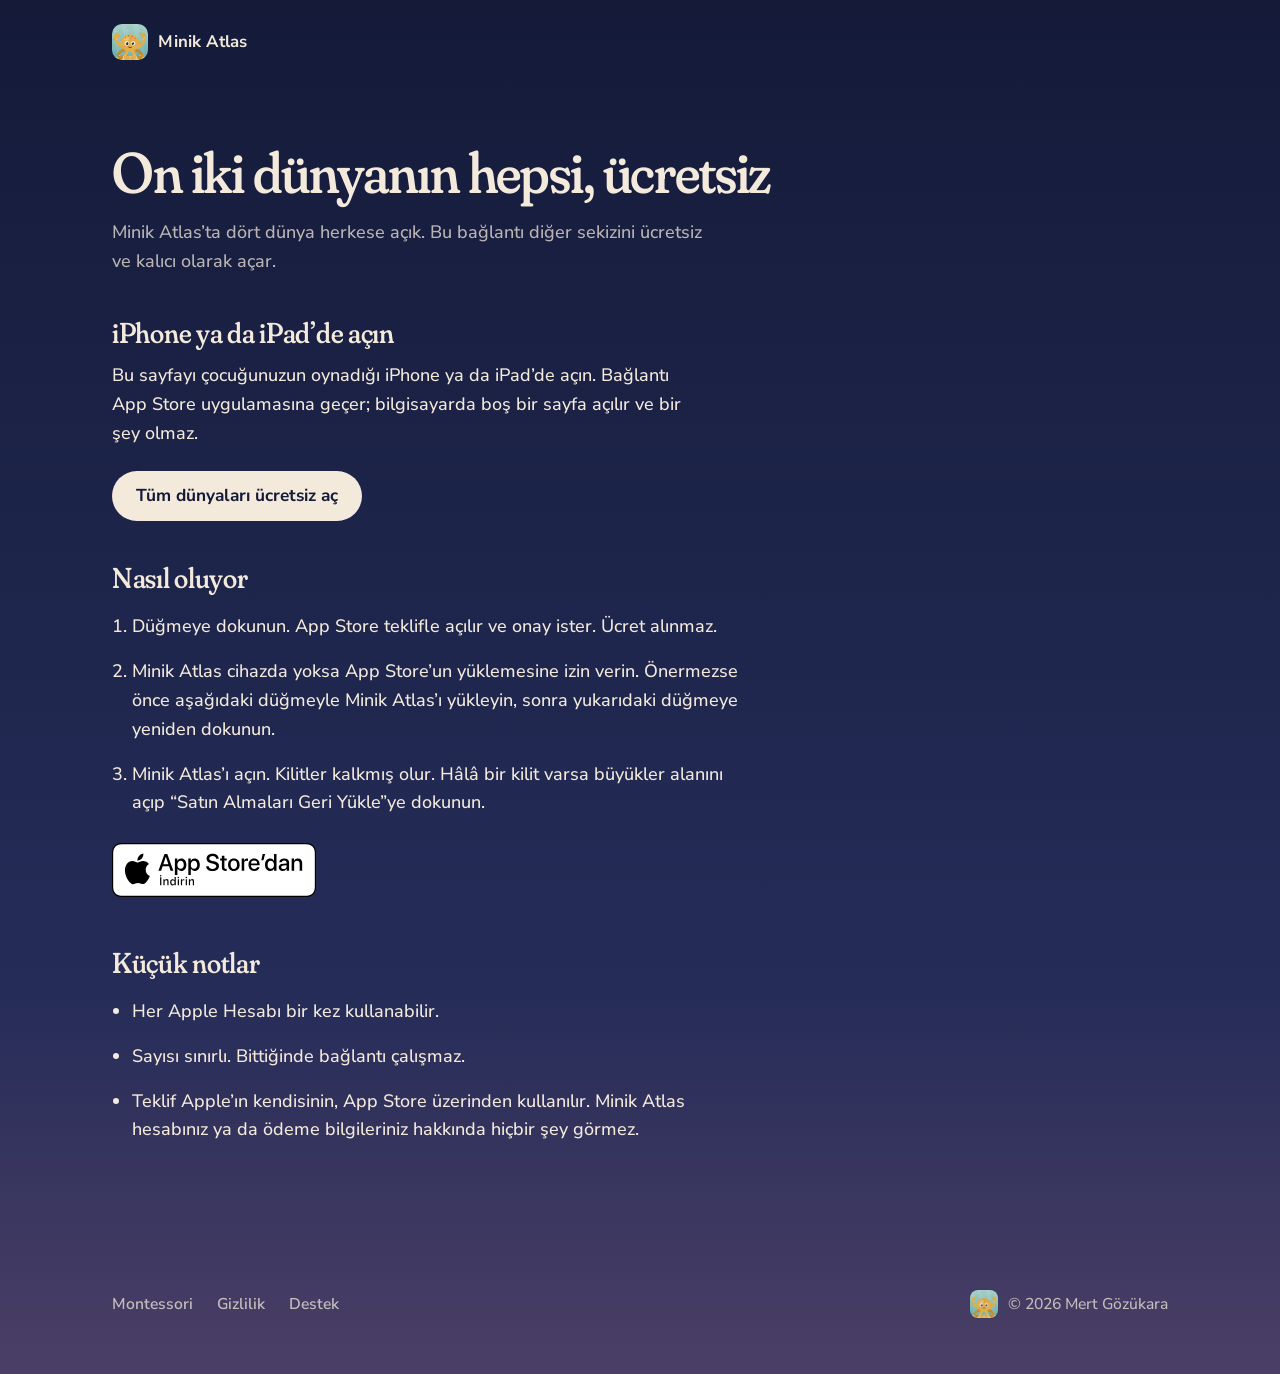
<file: tr/free/index.html>
<!doctype html>
<html lang="tr">
<head>
<meta charset="utf-8">
<meta name="viewport" content="width=device-width, initial-scale=1">
<title>On iki dünyanın hepsi ücretsiz – Minik Atlas</title>
<meta name="description" content="Minik Atlas’ın on iki dünyasını ücretsiz açan bir bağlantı. Çocuğunuzun oynadığı iPhone ya da iPad’de açın.">
<!-- Unlisted on purpose: only people handed the link should spend one of the fixed redemptions -->
<meta name="robots" content="noindex, nofollow">
<meta name="theme-color" content="#151B3A">
<meta property="og:type" content="website">
<meta property="og:site_name" content="Tiny Atlas">
<meta property="og:title" content="On iki dünyanın hepsi ücretsiz – Minik Atlas">
<meta property="og:description" content="Minik Atlas’ın on iki dünyasını ücretsiz açan bir bağlantı. Çocuğunuzun oynadığı iPhone ya da iPad’de açın.">
<meta property="og:image" content="https://playtinyatlas.com/assets/img/og-tr.jpg">
<meta property="og:image:width" content="1200">
<meta property="og:image:height" content="900">
<meta name="twitter:card" content="summary_large_image">
<link rel="icon" href="/favicon.ico" sizes="32x32">
<link rel="icon" type="image/png" sizes="192x192" href="/assets/img/icon-192.png">
<link rel="apple-touch-icon" href="/apple-touch-icon.png">
<link rel="preconnect" href="https://fonts.googleapis.com">
<link rel="preconnect" href="https://fonts.gstatic.com" crossorigin>
<link rel="stylesheet" href="https://fonts.googleapis.com/css2?family=Fraunces:ital,opsz,wght,SOFT@0,9..144,400..700,100;1,9..144,400..700,100&amp;family=Nunito+Sans:opsz,wght@6..12,400..800&amp;display=swap">
<link rel="stylesheet" href="/assets/site.css">
<link rel="stylesheet" href="/assets/home.css">
</head>
<body>
<a class="skip" href="#main">İçeriğe geç</a>
<header class="top">
  <a class="brand" href="/tr/"><img src="/assets/img/mark.png" alt="" width="44" height="44">Minik Atlas</a>
</header>
<main id="main" class="page free">
  <h1>On iki dünyanın hepsi, ücretsiz</h1>
  <p class="meta">Minik Atlas’ta dört dünya herkese açık. Bu bağlantı diğer sekizini ücretsiz ve kalıcı olarak açar.</p>
  <h2>iPhone ya da iPad’de açın</h2>
  <p>Bu sayfayı çocuğunuzun oynadığı iPhone ya da iPad’de açın. Bağlantı App Store uygulamasına geçer; bilgisayarda boş bir sayfa açılır ve bir şey olmaz.</p>
  <p class="free-go"><a class="go" href="https://apps.apple.com/redeem?ctx=offercodes&amp;id=6820293269&amp;code=TINYATLAS500">Tüm dünyaları ücretsiz aç</a></p>
  <h2>Nasıl oluyor</h2>
  <ol><li>Düğmeye dokunun. App Store teklifle açılır ve onay ister. Ücret alınmaz.</li><li>Minik Atlas cihazda yoksa App Store’un yüklemesine izin verin. Önermezse önce aşağıdaki düğmeyle Minik Atlas’ı yükleyin, sonra yukarıdaki düğmeye yeniden dokunun.</li><li>Minik Atlas’ı açın. Kilitler kalkmış olur. Hâlâ bir kilit varsa büyükler alanını açıp “Satın Almaları Geri Yükle”ye dokunun.</li></ol>
  <p><a class="store-badge" href="https://apps.apple.com/app/id6820293269"><img src="/assets/img/app-store-badge-tr.svg" width="182" height="48" alt="App Store’dan indirin"></a></p>
  <h2>Küçük notlar</h2>
  <ul><li>Her Apple Hesabı bir kez kullanabilir.</li><li>Sayısı sınırlı. Bittiğinde bağlantı çalışmaz.</li><li>Teklif Apple’ın kendisinin, App Store üzerinden kullanılır. Minik Atlas hesabınız ya da ödeme bilgileriniz hakkında hiçbir şey görmez.</li></ul>
</main>
<footer class="foot">
  <nav aria-label="Site">
    <a href="/tr/montessori/">Montessori</a>
    <a href="/tr/privacy/">Gizlilik</a>
    <a href="/tr/support/">Destek</a>
  </nav>
  <p class="mark"><img src="/assets/img/mark.png" alt="" width="32" height="32">© 2026 Mert Gözükara</p>
</footer>
</body>
</html>
</file>
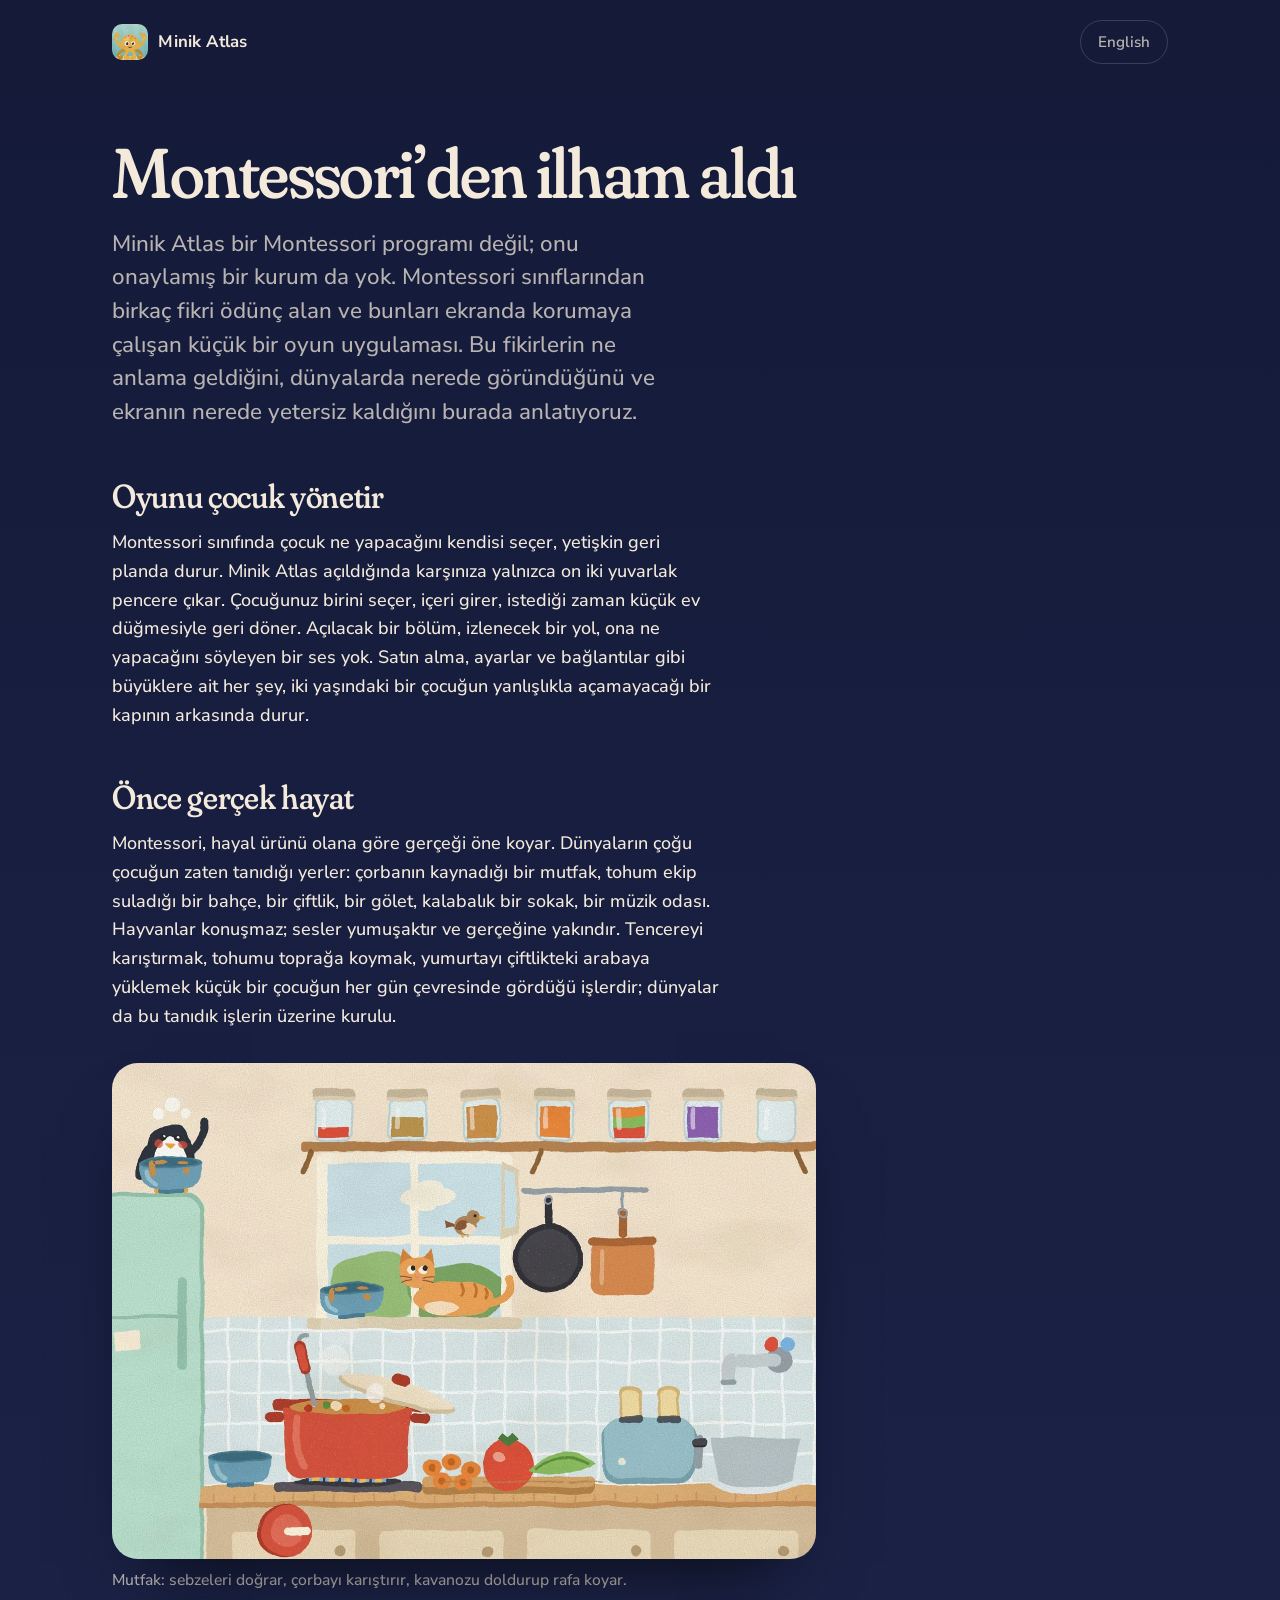
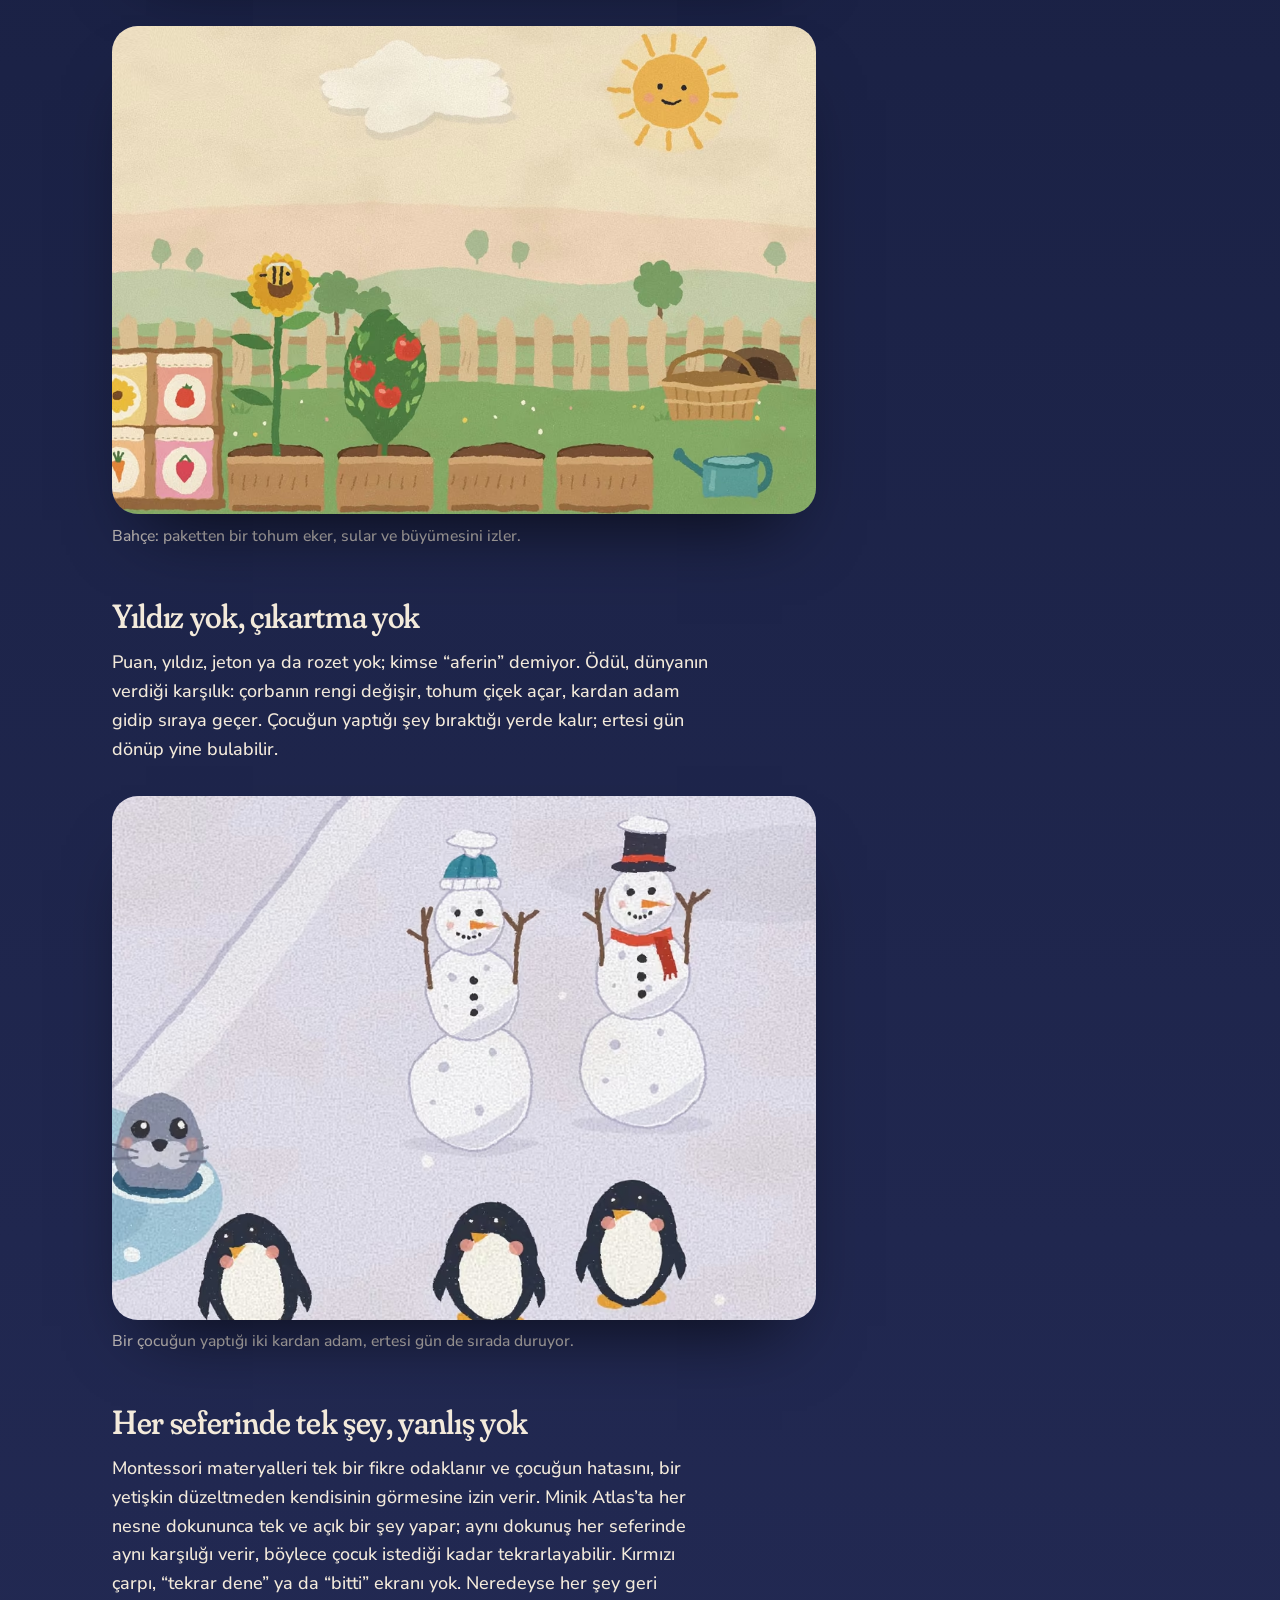
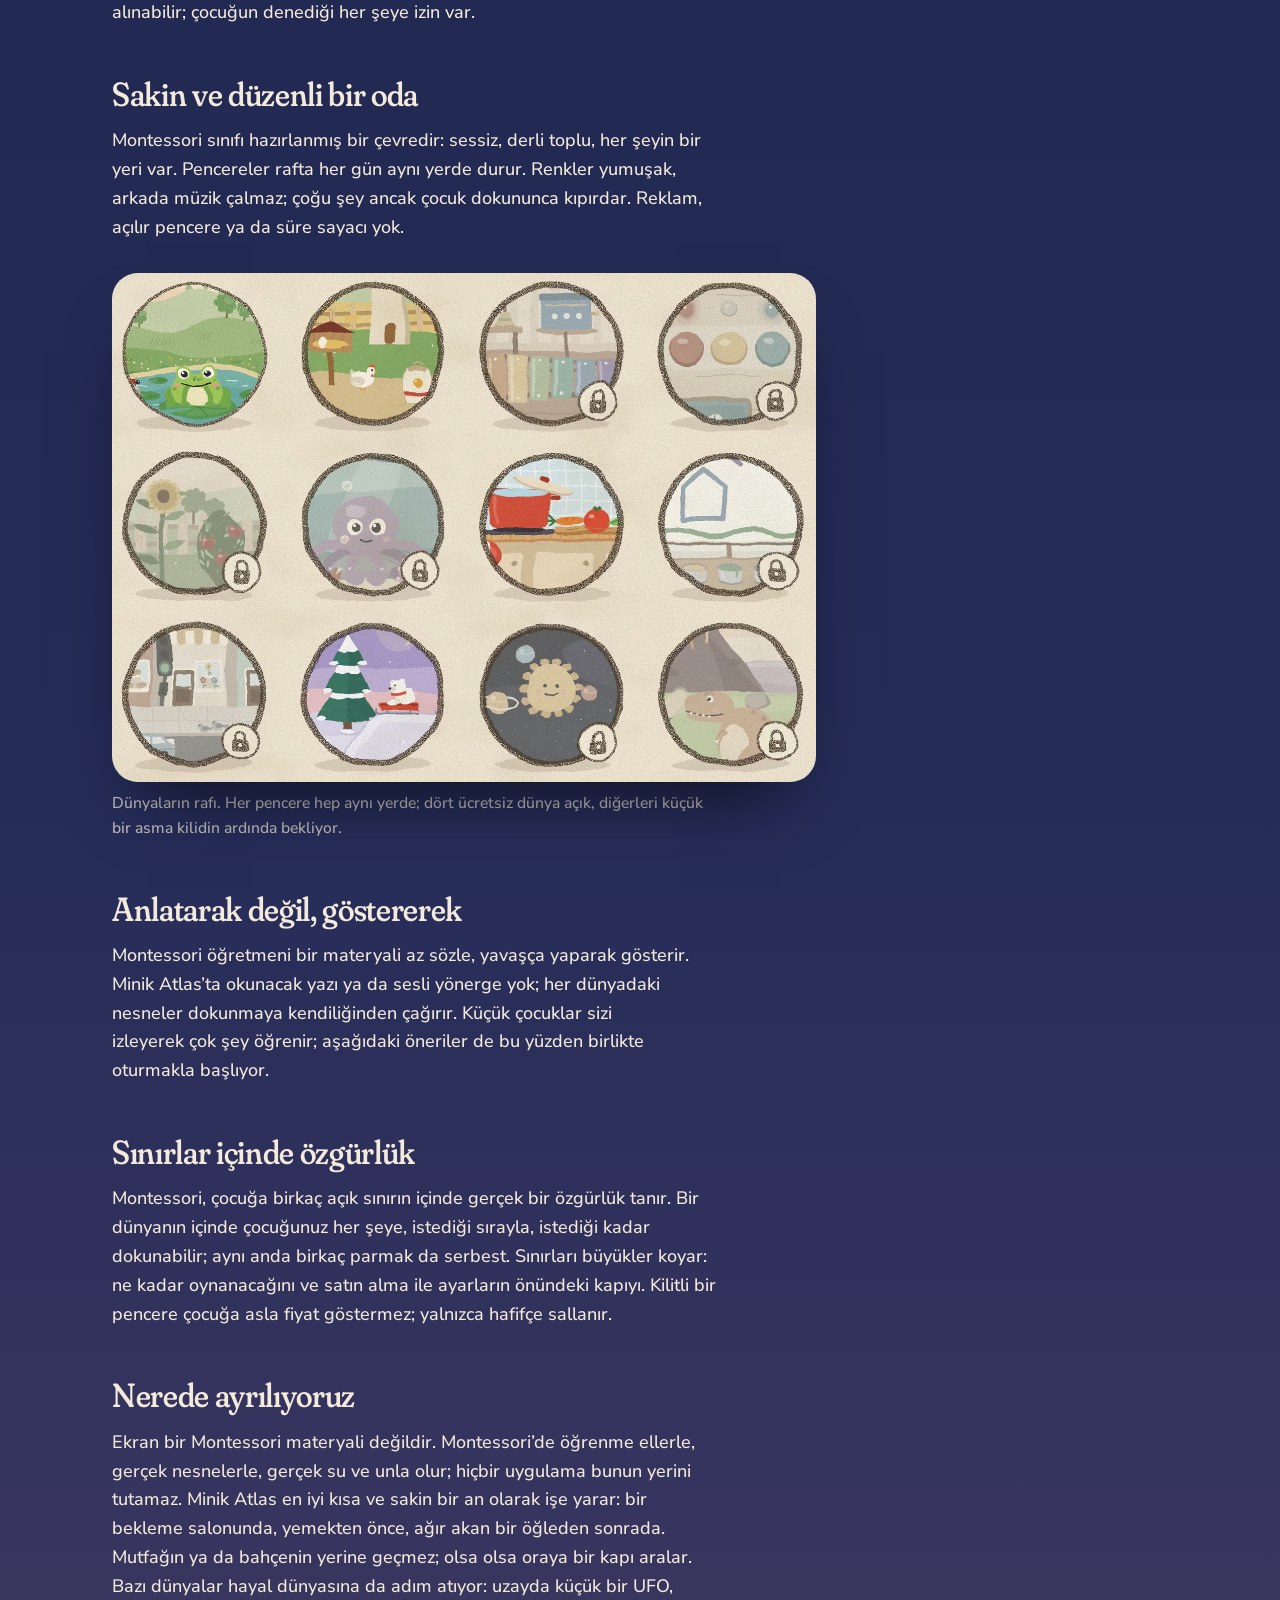
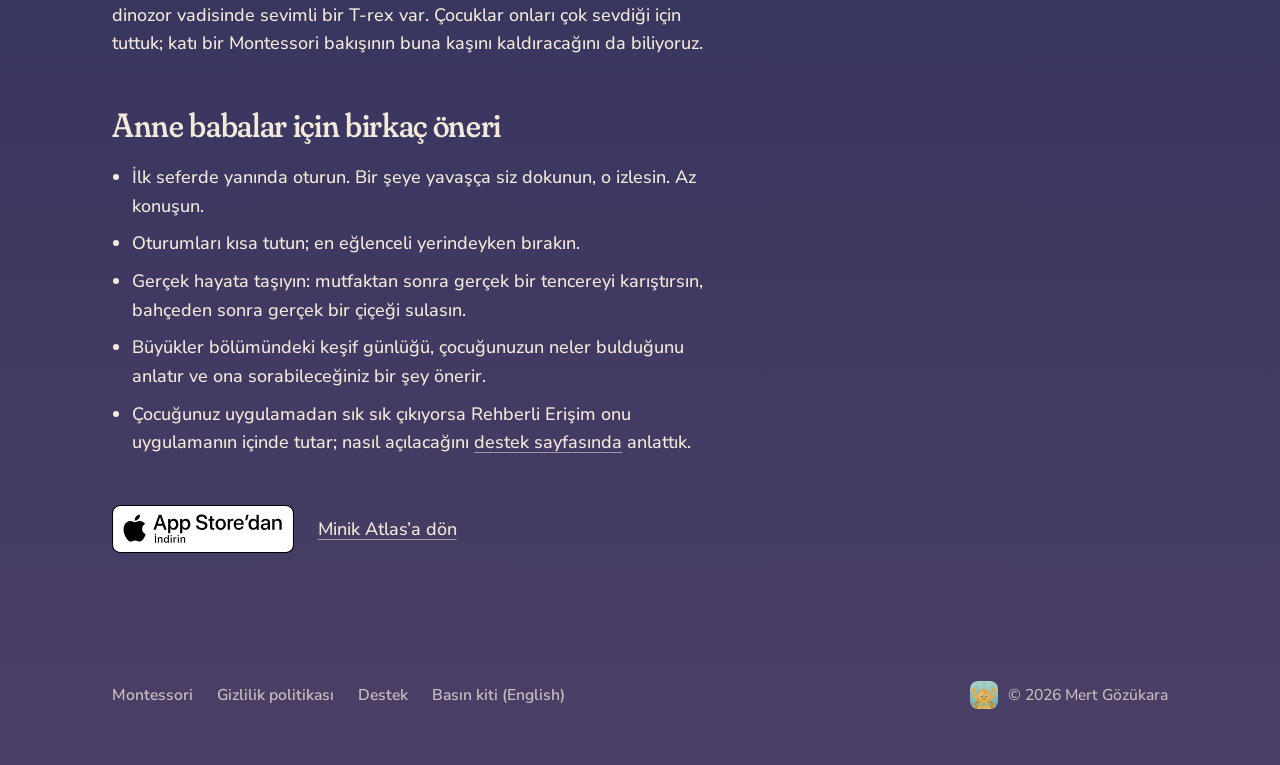
<file: tr/montessori/index.html>
<!doctype html>
<html lang="tr">
<head>
<meta charset="utf-8">
<meta name="viewport" content="width=device-width, initial-scale=1">
<title>Minik Atlas ve Montessori: Montessori’den ilham alan çocuk oyunları (2–6 yaş)</title>
<meta name="description" content="Montessori’nin hangi ilkeleri bir oyun uygulamasında yaşayabilir, Minik Atlas’ın dünyalarında nasıl görünür, ekran nerede yetersiz kalır? Okul öncesi çocukların anne babaları için.">
<link rel="canonical" href="https://playtinyatlas.com/tr/montessori/">
<link rel="alternate" hreflang="en" href="https://playtinyatlas.com/montessori/">
<link rel="alternate" hreflang="tr" href="https://playtinyatlas.com/tr/montessori/">
<link rel="alternate" hreflang="x-default" href="https://playtinyatlas.com/montessori/">
<meta name="theme-color" content="#151B3A">
<meta property="og:type" content="article">
<meta property="og:site_name" content="Minik Atlas">
<meta property="og:title" content="Minik Atlas ve Montessori: Montessori’den ilham alan çocuk oyunları (2–6 yaş)">
<meta property="og:description" content="Montessori’nin hangi ilkeleri bir oyun uygulamasında yaşayabilir, Minik Atlas’ın dünyalarında nasıl görünür, ekran nerede yetersiz kalır? Okul öncesi çocukların anne babaları için.">
<meta property="og:url" content="https://playtinyatlas.com/tr/montessori/">
<meta property="og:image" content="https://playtinyatlas.com/assets/home/kitchen-1400.jpg">
<meta property="og:image:width" content="1400">
<meta property="og:image:height" content="987">
<meta property="og:image:alt" content="Mutfak dünyası: ocakta kaynayan çorba, tahtada sebzeler, rafta kavanozlar, pencerede bir kedi">
<meta property="og:locale" content="tr_TR">
<meta property="og:locale:alternate" content="en_US">
<meta name="twitter:card" content="summary_large_image">
<meta name="twitter:title" content="Minik Atlas ve Montessori: Montessori’den ilham alan çocuk oyunları (2–6 yaş)">
<meta name="twitter:description" content="Montessori’nin hangi ilkeleri bir oyun uygulamasında yaşayabilir, Minik Atlas’ın dünyalarında nasıl görünür, ekran nerede yetersiz kalır? Okul öncesi çocukların anne babaları için.">
<meta name="twitter:image" content="https://playtinyatlas.com/assets/home/kitchen-1400.jpg">
<script type="application/ld+json">{
 "@context": "https://schema.org",
 "@type": "Article",
 "headline": "Montessori’den ilham aldı",
 "description": "Montessori’nin hangi ilkeleri bir oyun uygulamasında yaşayabilir, Minik Atlas’ın dünyalarında nasıl görünür, ekran nerede yetersiz kalır? Okul öncesi çocukların anne babaları için.",
 "inLanguage": "tr",
 "datePublished": "2026-10-12",
 "dateModified": "2026-10-12",
 "author": {
  "@type": "Person",
  "name": "Mert Gözükara"
 },
 "publisher": {
  "@type": "Person",
  "name": "Mert Gözükara"
 },
 "image": [
  "https://playtinyatlas.com/assets/home/kitchen-1400.jpg",
  "https://playtinyatlas.com/assets/home/garden-1200.jpg"
 ],
 "mainEntityOfPage": "https://playtinyatlas.com/tr/montessori/",
 "about": {
  "@type": "SoftwareApplication",
  "name": "Minik Atlas",
  "applicationCategory": "EducationalApplication",
  "operatingSystem": "iOS, iPadOS"
 }
}</script>
<link rel="icon" href="/favicon.ico" sizes="32x32">
<link rel="icon" type="image/png" sizes="192x192" href="/assets/img/icon-192.png">
<link rel="apple-touch-icon" href="/apple-touch-icon.png">
<link rel="preconnect" href="https://fonts.googleapis.com">
<link rel="preconnect" href="https://fonts.gstatic.com" crossorigin>
<link rel="stylesheet" href="https://fonts.googleapis.com/css2?family=Fraunces:ital,opsz,wght,SOFT@0,9..144,400..700,100;1,9..144,400..700,100&amp;family=Nunito+Sans:opsz,wght@6..12,400..800&amp;display=swap">
<link rel="stylesheet" href="/assets/site.css">
<link rel="stylesheet" href="/assets/home.css">
</head>
<body>
<a class="skip" href="#main">İçeriğe geç</a>
<header class="top">
  <a class="brand" href="/tr/"><img src="/assets/img/mark.png" alt="" width="44" height="44">Minik Atlas</a>
  <a class="lang" href="/montessori/" hreflang="en" lang="en">English</a>
</header>
<main id="main" class="page">
 <article class="article">
  <h1>Montessori’den ilham aldı</h1>
  <p class="lede">Minik Atlas bir Montessori programı değil; onu onaylamış bir kurum da yok. Montessori sınıflarından birkaç fikri ödünç alan ve bunları ekranda korumaya çalışan küçük bir oyun uygulaması. Bu fikirlerin ne anlama geldiğini, dünyalarda nerede göründüğünü ve ekranın nerede yetersiz kaldığını burada anlatıyoruz.</p>
  <h2>Oyunu çocuk yönetir</h2>
  <p>Montessori sınıfında çocuk ne yapacağını kendisi seçer, yetişkin geri planda durur. Minik Atlas açıldığında karşınıza yalnızca on iki yuvarlak pencere çıkar. Çocuğunuz birini seçer, içeri girer, istediği zaman küçük ev düğmesiyle geri döner. Açılacak bir bölüm, izlenecek bir yol, ona ne yapacağını söyleyen bir ses yok. Satın alma, ayarlar ve bağlantılar gibi büyüklere ait her şey, iki yaşındaki bir çocuğun yanlışlıkla açamayacağı bir kapının arkasında durur.</p>
  <h2>Önce gerçek hayat</h2>
  <p>Montessori, hayal ürünü olana göre gerçeği öne koyar. Dünyaların çoğu çocuğun zaten tanıdığı yerler: çorbanın kaynadığı bir mutfak, tohum ekip suladığı bir bahçe, bir çiftlik, bir gölet, kalabalık bir sokak, bir müzik odası. Hayvanlar konuşmaz; sesler yumuşaktır ve gerçeğine yakındır. Tencereyi karıştırmak, tohumu toprağa koymak, yumurtayı çiftlikteki arabaya yüklemek küçük bir çocuğun her gün çevresinde gördüğü işlerdir; dünyalar da bu tanıdık işlerin üzerine kurulu.</p>
  <figure class="shot"><div class="frame"><picture><source type="image/avif" srcset="/assets/home/kitchen-700.avif 700w, /assets/home/kitchen-1400.avif 1400w" sizes="(min-width: 760px) 44rem, 100vw"><source type="image/webp" srcset="/assets/home/kitchen-700.webp 700w, /assets/home/kitchen-1400.webp 1400w" sizes="(min-width: 760px) 44rem, 100vw"><img src="/assets/home/kitchen-700.jpg" srcset="/assets/home/kitchen-700.jpg 700w, /assets/home/kitchen-1400.jpg 1400w" sizes="(min-width: 760px) 44rem, 100vw" width="1400" height="987" alt="Mutfak dünyası: ocakta kaynayan çorba, tahtada sebzeler, rafta kavanozlar, pencerede bir kedi" loading="lazy" decoding="async"></picture></div><figcaption class="cap">Mutfak: sebzeleri doğrar, çorbayı karıştırır, kavanozu doldurup rafa koyar.</figcaption></figure>
  <figure class="shot"><div class="frame"><picture><source type="image/avif" srcset="/assets/home/garden-600.avif 600w, /assets/home/garden-1200.avif 1200w" sizes="(min-width: 760px) 44rem, 100vw"><source type="image/webp" srcset="/assets/home/garden-600.webp 600w, /assets/home/garden-1200.webp 1200w" sizes="(min-width: 760px) 44rem, 100vw"><img src="/assets/home/garden-600.jpg" srcset="/assets/home/garden-600.jpg 600w, /assets/home/garden-1200.jpg 1200w" sizes="(min-width: 760px) 44rem, 100vw" width="1200" height="833" alt="Bahçe dünyası: çitin önünde saksılarda bir ayçiçeği ve bir domates fidesi, tohum paketleri ve bir sulama kabı" loading="lazy" decoding="async"></picture></div><figcaption class="cap">Bahçe: paketten bir tohum eker, sular ve büyümesini izler.</figcaption></figure>
  <h2>Yıldız yok, çıkartma yok</h2>
  <p>Puan, yıldız, jeton ya da rozet yok; kimse “aferin” demiyor. Ödül, dünyanın verdiği karşılık: çorbanın rengi değişir, tohum çiçek açar, kardan adam gidip sıraya geçer. Çocuğun yaptığı şey bıraktığı yerde kalır; ertesi gün dönüp yine bulabilir.</p>
  <figure class="shot"><div class="frame"><picture><source type="image/avif" srcset="/assets/home/made-snowmen.avif"><source type="image/webp" srcset="/assets/home/made-snowmen.webp"><img src="/assets/home/made-snowmen.jpg" width="960" height="715" alt="Ponponlu bereli ve silindir şapkalı iki kardan adam, penguenlerin yanında yan yana" loading="lazy" decoding="async"></picture></div><figcaption class="cap">Bir çocuğun yaptığı iki kardan adam, ertesi gün de sırada duruyor.</figcaption></figure>
  <h2>Her seferinde tek şey, yanlış yok</h2>
  <p>Montessori materyalleri tek bir fikre odaklanır ve çocuğun hatasını, bir yetişkin düzeltmeden kendisinin görmesine izin verir. Minik Atlas’ta her nesne dokununca tek ve açık bir şey yapar; aynı dokunuş her seferinde aynı karşılığı verir, böylece çocuk istediği kadar tekrarlayabilir. Kırmızı çarpı, “tekrar dene” ya da “bitti” ekranı yok. Neredeyse her şey geri alınabilir; çocuğun denediği her şeye izin var.</p>
  <h2>Sakin ve düzenli bir oda</h2>
  <p>Montessori sınıfı hazırlanmış bir çevredir: sessiz, derli toplu, her şeyin bir yeri var. Pencereler rafta her gün aynı yerde durur. Renkler yumuşak, arkada müzik çalmaz; çoğu şey ancak çocuk dokununca kıpırdar. Reklam, açılır pencere ya da süre sayacı yok.</p>
  <figure class="shot"><div class="frame"><picture><source type="image/avif" srcset="/assets/home/picker-700.avif 700w, /assets/home/picker-1400.avif 1400w" sizes="(min-width: 760px) 44rem, 100vw"><source type="image/webp" srcset="/assets/home/picker-700.webp 700w, /assets/home/picker-1400.webp 1400w" sizes="(min-width: 760px) 44rem, 100vw"><img src="/assets/home/picker-700.jpg" srcset="/assets/home/picker-700.jpg 700w, /assets/home/picker-1400.jpg 1400w" sizes="(min-width: 760px) 44rem, 100vw" width="1400" height="1011" alt="Dünya seçici: üç sırada on iki yuvarlak pencere; gölet, çiftlik, mutfak ve kış açık, diğer sekizinde küçük bir asma kilit var" loading="lazy" decoding="async"></picture></div><figcaption class="cap">Dünyaların rafı. Her pencere hep aynı yerde; dört ücretsiz dünya açık, diğerleri küçük bir asma kilidin ardında bekliyor.</figcaption></figure>
  <h2>Anlatarak değil, göstererek</h2>
  <p>Montessori öğretmeni bir materyali az sözle, yavaşça yaparak gösterir. Minik Atlas’ta okunacak yazı ya da sesli yönerge yok; her dünyadaki nesneler dokunmaya kendiliğinden çağırır. Küçük çocuklar sizi izleyerek çok şey öğrenir; aşağıdaki öneriler de bu yüzden birlikte oturmakla başlıyor.</p>
  <h2>Sınırlar içinde özgürlük</h2>
  <p>Montessori, çocuğa birkaç açık sınırın içinde gerçek bir özgürlük tanır. Bir dünyanın içinde çocuğunuz her şeye, istediği sırayla, istediği kadar dokunabilir; aynı anda birkaç parmak da serbest. Sınırları büyükler koyar: ne kadar oynanacağını ve satın alma ile ayarların önündeki kapıyı. Kilitli bir pencere çocuğa asla fiyat göstermez; yalnızca hafifçe sallanır.</p>
  <h2>Nerede ayrılıyoruz</h2>
  <p>Ekran bir Montessori materyali değildir. Montessori’de öğrenme ellerle, gerçek nesnelerle, gerçek su ve unla olur; hiçbir uygulama bunun yerini tutamaz. Minik Atlas en iyi kısa ve sakin bir an olarak işe yarar: bir bekleme salonunda, yemekten önce, ağır akan bir öğleden sonrada. Mutfağın ya da bahçenin yerine geçmez; olsa olsa oraya bir kapı aralar. Bazı dünyalar hayal dünyasına da adım atıyor: uzayda küçük bir UFO, dinozor vadisinde sevimli bir T-rex var. Çocuklar onları çok sevdiği için tuttuk; katı bir Montessori bakışının buna kaşını kaldıracağını da biliyoruz.</p>
  <h2>Anne babalar için birkaç öneri</h2>
  <ul class="tips"><li>İlk seferde yanında oturun. Bir şeye yavaşça siz dokunun, o izlesin. Az konuşun.</li><li>Oturumları kısa tutun; en eğlenceli yerindeyken bırakın.</li><li>Gerçek hayata taşıyın: mutfaktan sonra gerçek bir tencereyi karıştırsın, bahçeden sonra gerçek bir çiçeği sulasın.</li><li>Büyükler bölümündeki keşif günlüğü, çocuğunuzun neler bulduğunu anlatır ve ona sorabileceğiniz bir şey önerir.</li><li>Çocuğunuz uygulamadan sık sık çıkıyorsa Rehberli Erişim onu uygulamanın içinde tutar; nasıl açılacağını <a href="/tr/support/">destek sayfasında</a> anlattık.</li></ul>
  <div class="end">
   <a class="store-badge" href="https://apps.apple.com/app/id6820293269"><img src="/assets/img/app-store-badge-tr.svg" width="182" height="48" alt="App Store’dan indirin"></a>
   <a href="/tr/">Minik Atlas’a dön</a>
  </div>
 </article>
</main>
<footer class="foot">
  <nav aria-label="Site">
    <a href="/tr/montessori/">Montessori</a>
    <a href="/tr/privacy/">Gizlilik politikası</a>
    <a href="/tr/support/">Destek</a>
    <a href="/press/" hreflang="en">Basın kiti (English)</a>
  </nav>
  <p class="mark"><img src="/assets/img/mark.png" alt="" width="32" height="32">© 2026 Mert Gözükara</p>
</footer>
</body>
</html>
</file>
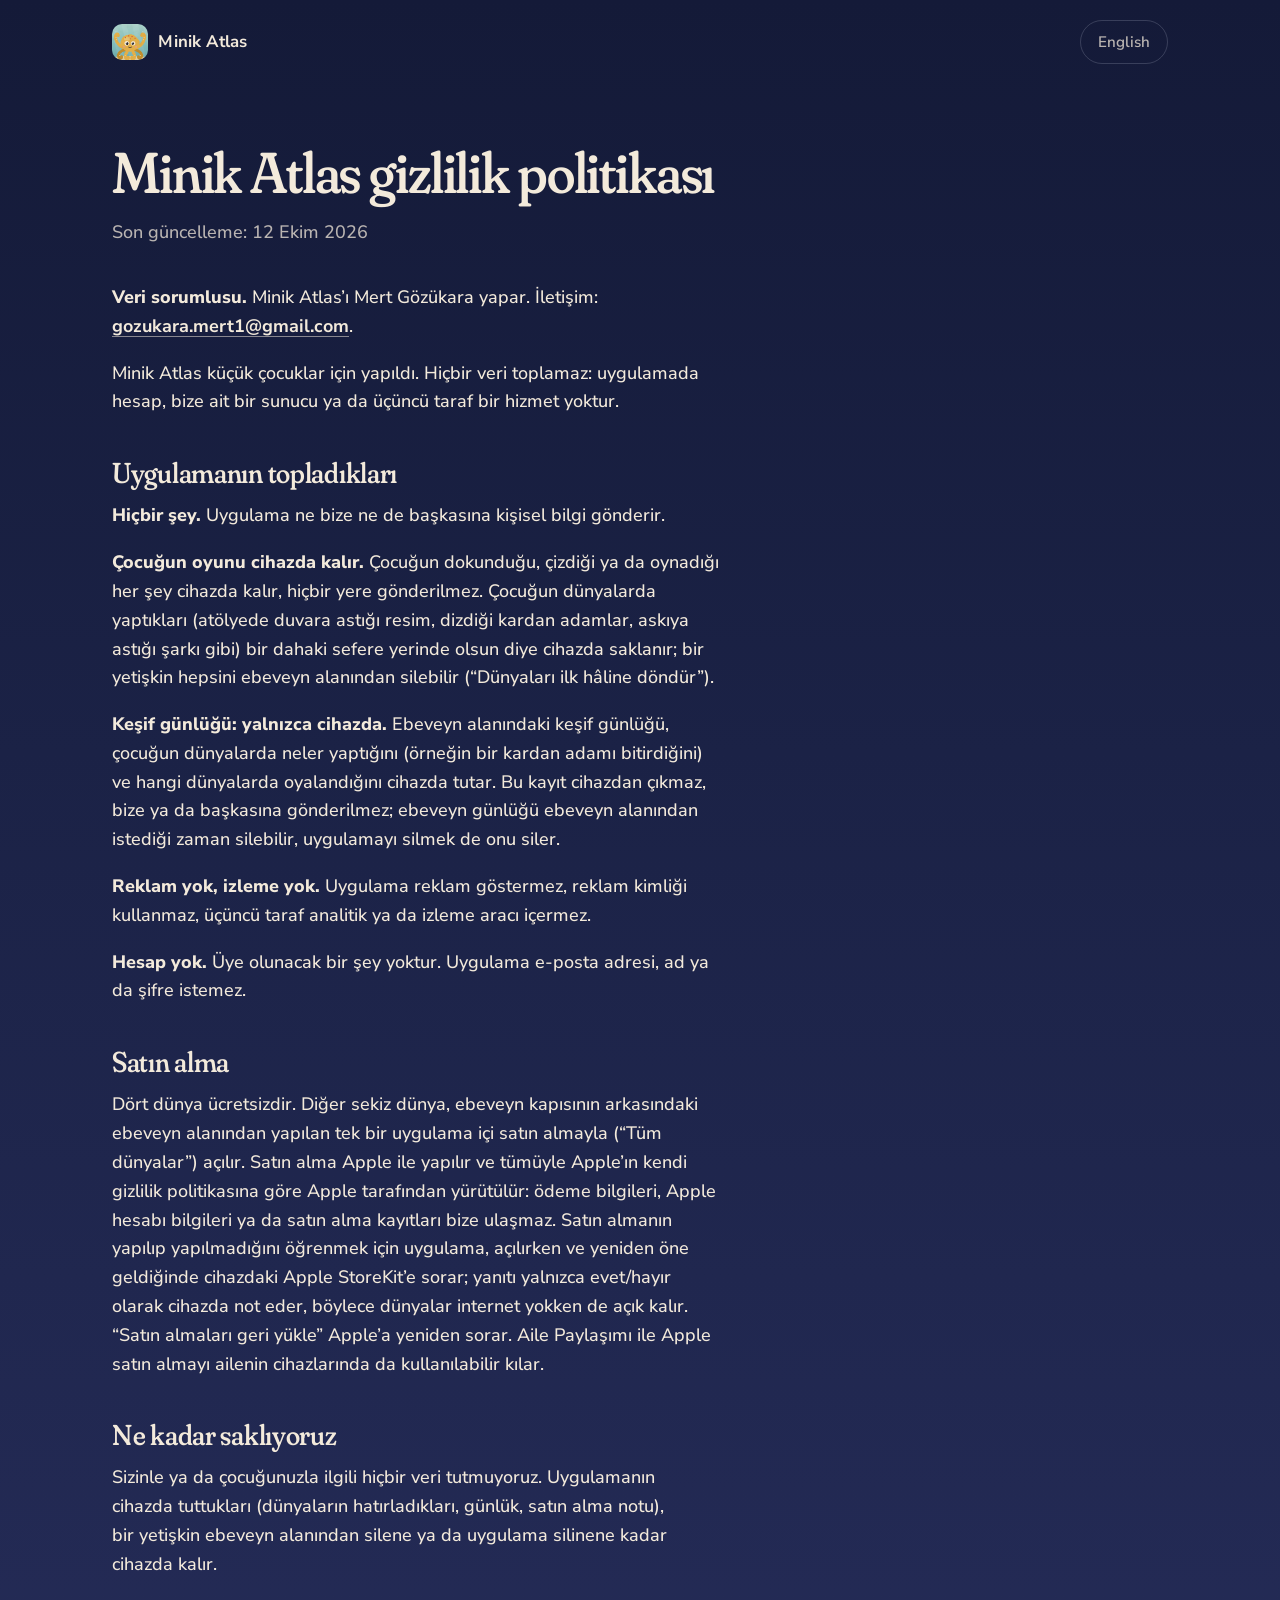
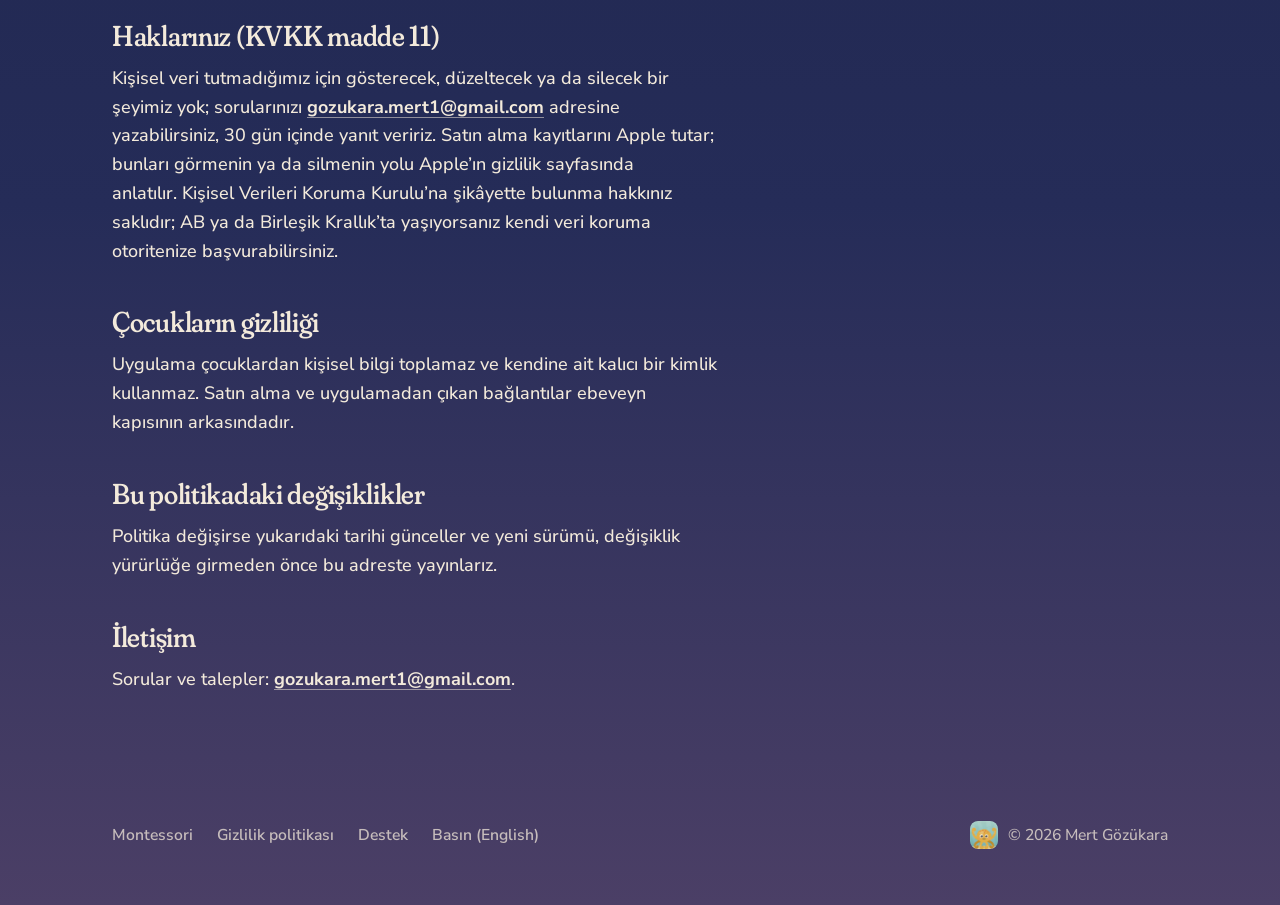
<file: tr/privacy/index.html>
<!doctype html>
<html lang="tr">
<head>
<meta charset="utf-8">
<meta name="viewport" content="width=device-width, initial-scale=1">
<title>Gizlilik politikası – Minik Atlas (reklamsız, veri toplamaz)</title>
<meta name="description" content="2–6 yaş için okul öncesi çocuk oyunu Minik Atlas hiçbir veri toplamaz: hesap, sunucu, reklam ya da izleme yok. Çocuğun oyunu cihazda kalır.">
<link rel="canonical" href="https://playtinyatlas.com/tr/privacy/">
<link rel="alternate" hreflang="en" href="https://playtinyatlas.com/privacy/">
<link rel="alternate" hreflang="tr" href="https://playtinyatlas.com/tr/privacy/">
<link rel="alternate" hreflang="x-default" href="https://playtinyatlas.com/privacy/">
<meta name="theme-color" content="#151B3A">
<meta property="og:type" content="website">
<meta property="og:site_name" content="Minik Atlas">
<meta property="og:title" content="Gizlilik politikası – Minik Atlas (reklamsız, veri toplamaz)">
<meta property="og:description" content="2–6 yaş için okul öncesi çocuk oyunu Minik Atlas hiçbir veri toplamaz: hesap, sunucu, reklam ya da izleme yok. Çocuğun oyunu cihazda kalır.">
<meta property="og:url" content="https://playtinyatlas.com/tr/privacy/">
<meta property="og:image" content="https://playtinyatlas.com/assets/img/og-tr.jpg">
<meta property="og:image:width" content="1200">
<meta property="og:image:height" content="900">
<meta property="og:image:alt" content="Ateş böcekleriyle göleti aydınlat: gece gölet dünyası, nilüfer yaprağında bir kurbağa">
<meta property="og:locale" content="tr_TR">
<meta property="og:locale:alternate" content="en_US">
<meta name="twitter:card" content="summary_large_image">
<meta name="twitter:title" content="Gizlilik politikası – Minik Atlas (reklamsız, veri toplamaz)">
<meta name="twitter:description" content="2–6 yaş için okul öncesi çocuk oyunu Minik Atlas hiçbir veri toplamaz: hesap, sunucu, reklam ya da izleme yok. Çocuğun oyunu cihazda kalır.">
<link rel="icon" href="/favicon.ico" sizes="32x32">
<link rel="icon" type="image/png" sizes="192x192" href="/assets/img/icon-192.png">
<link rel="apple-touch-icon" href="/apple-touch-icon.png">
<link rel="preconnect" href="https://fonts.googleapis.com">
<link rel="preconnect" href="https://fonts.gstatic.com" crossorigin>
<link rel="stylesheet" href="https://fonts.googleapis.com/css2?family=Fraunces:ital,opsz,wght,SOFT@0,9..144,400..700,100;1,9..144,400..700,100&amp;family=Nunito+Sans:opsz,wght@6..12,400..800&amp;display=swap">
<link rel="stylesheet" href="/assets/site.css">
</head>
<body>
<a class="skip" href="#main">İçeriğe geç</a>
<header class="top">
  <a class="brand" href="/tr/"><img src="/assets/img/mark.png" alt="" width="44" height="44">Minik Atlas</a>
  <a class="lang" href="/privacy/" hreflang="en" lang="en">English</a>
</header>
<main id="main" class="page">
  <h1>Minik Atlas gizlilik politikası</h1>
  <p class="meta">Son güncelleme: 12 Ekim 2026</p>

  <p><strong>Veri sorumlusu.</strong> Minik Atlas’ı Mert Gözükara<!-- postal address: owner's decision --> yapar. İletişim: <a class="email" href="mailto:gozukara.mert1@gmail.com">gozukara.mert1@gmail.com</a>.</p>
  <p>Minik Atlas küçük çocuklar için yapıldı. Hiçbir veri toplamaz: uygulamada hesap, bize ait bir sunucu ya da üçüncü taraf bir hizmet yoktur.</p>

  <h2>Uygulamanın topladıkları</h2>
  <p><strong>Hiçbir şey.</strong> Uygulama ne bize ne de başkasına kişisel bilgi gönderir.</p>
  <p><strong>Çocuğun oyunu cihazda kalır.</strong> Çocuğun dokunduğu, çizdiği ya da oynadığı her şey cihazda kalır, hiçbir yere gönderilmez. Çocuğun dünyalarda yaptıkları (atölyede duvara astığı resim, dizdiği kardan adamlar, askıya astığı şarkı gibi) bir dahaki sefere yerinde olsun diye cihazda saklanır; bir yetişkin hepsini ebeveyn alanından silebilir (“Dünyaları ilk hâline döndür”).</p>
  <p><strong>Keşif günlüğü: yalnızca cihazda.</strong> Ebeveyn alanındaki keşif günlüğü, çocuğun dünyalarda neler yaptığını (örneğin bir kardan adamı bitirdiğini) ve hangi dünyalarda oyalandığını cihazda tutar. Bu kayıt cihazdan çıkmaz, bize ya da başkasına gönderilmez; ebeveyn günlüğü ebeveyn alanından istediği zaman silebilir, uygulamayı silmek de onu siler.</p>
  <p><strong>Reklam yok, izleme yok.</strong> Uygulama reklam göstermez, reklam kimliği kullanmaz, üçüncü taraf analitik ya da izleme aracı içermez.</p>
  <p><strong>Hesap yok.</strong> Üye olunacak bir şey yoktur. Uygulama e-posta adresi, ad ya da şifre istemez.</p>

  <h2>Satın alma</h2>
  <p>Dört dünya ücretsizdir. Diğer sekiz dünya, ebeveyn kapısının arkasındaki ebeveyn alanından yapılan tek bir uygulama içi satın almayla (“Tüm dünyalar”) açılır. Satın alma Apple ile yapılır ve tümüyle Apple’ın kendi gizlilik politikasına göre Apple tarafından yürütülür: ödeme bilgileri, Apple hesabı bilgileri ya da satın alma kayıtları bize ulaşmaz. Satın almanın yapılıp yapılmadığını öğrenmek için uygulama, açılırken ve yeniden öne geldiğinde cihazdaki Apple StoreKit’e sorar; yanıtı yalnızca evet/hayır olarak cihazda not eder, böylece dünyalar internet yokken de açık kalır. “Satın almaları geri yükle” Apple’a yeniden sorar. Aile Paylaşımı ile Apple satın almayı ailenin cihazlarında da kullanılabilir kılar.</p>

  <h2>Ne kadar saklıyoruz</h2>
  <p>Sizinle ya da çocuğunuzla ilgili hiçbir veri tutmuyoruz. Uygulamanın cihazda tuttukları (dünyaların hatırladıkları, günlük, satın alma notu), bir yetişkin ebeveyn alanından silene ya da uygulama silinene kadar cihazda kalır.</p>

  <h2>Haklarınız (KVKK madde 11)</h2>
  <p>Kişisel veri tutmadığımız için gösterecek, düzeltecek ya da silecek bir şeyimiz yok; sorularınızı <a class="email" href="mailto:gozukara.mert1@gmail.com">gozukara.mert1@gmail.com</a> adresine yazabilirsiniz, 30 gün içinde yanıt veririz. Satın alma kayıtlarını Apple tutar; bunları görmenin ya da silmenin yolu Apple’ın gizlilik sayfasında anlatılır. Kişisel Verileri Koruma Kurulu’na şikâyette bulunma hakkınız saklıdır; AB ya da Birleşik Krallık’ta yaşıyorsanız kendi veri koruma otoritenize başvurabilirsiniz.</p>

  <h2>Çocukların gizliliği</h2>
  <p>Uygulama çocuklardan kişisel bilgi toplamaz ve kendine ait kalıcı bir kimlik kullanmaz. Satın alma ve uygulamadan çıkan bağlantılar ebeveyn kapısının arkasındadır.</p>

  <h2>Bu politikadaki değişiklikler</h2>
  <p>Politika değişirse yukarıdaki tarihi günceller ve yeni sürümü, değişiklik yürürlüğe girmeden önce bu adreste yayınlarız.</p>

  <h2>İletişim</h2>
  <p>Sorular ve talepler: <a class="email" href="mailto:gozukara.mert1@gmail.com">gozukara.mert1@gmail.com</a>.</p>
</main>
<footer class="foot">
  <nav aria-label="Site">
    <a href="/tr/montessori/">Montessori</a>
    <a href="/tr/privacy/">Gizlilik politikası</a>
    <a href="/tr/support/">Destek</a>
    <a href="/press/" hreflang="en">Basın (English)</a>
  </nav>
  <p class="mark"><img src="/assets/img/mark.png" alt="" width="32" height="32">© 2026 Mert Gözükara</p>
</footer>
</body>
</html>
</file>
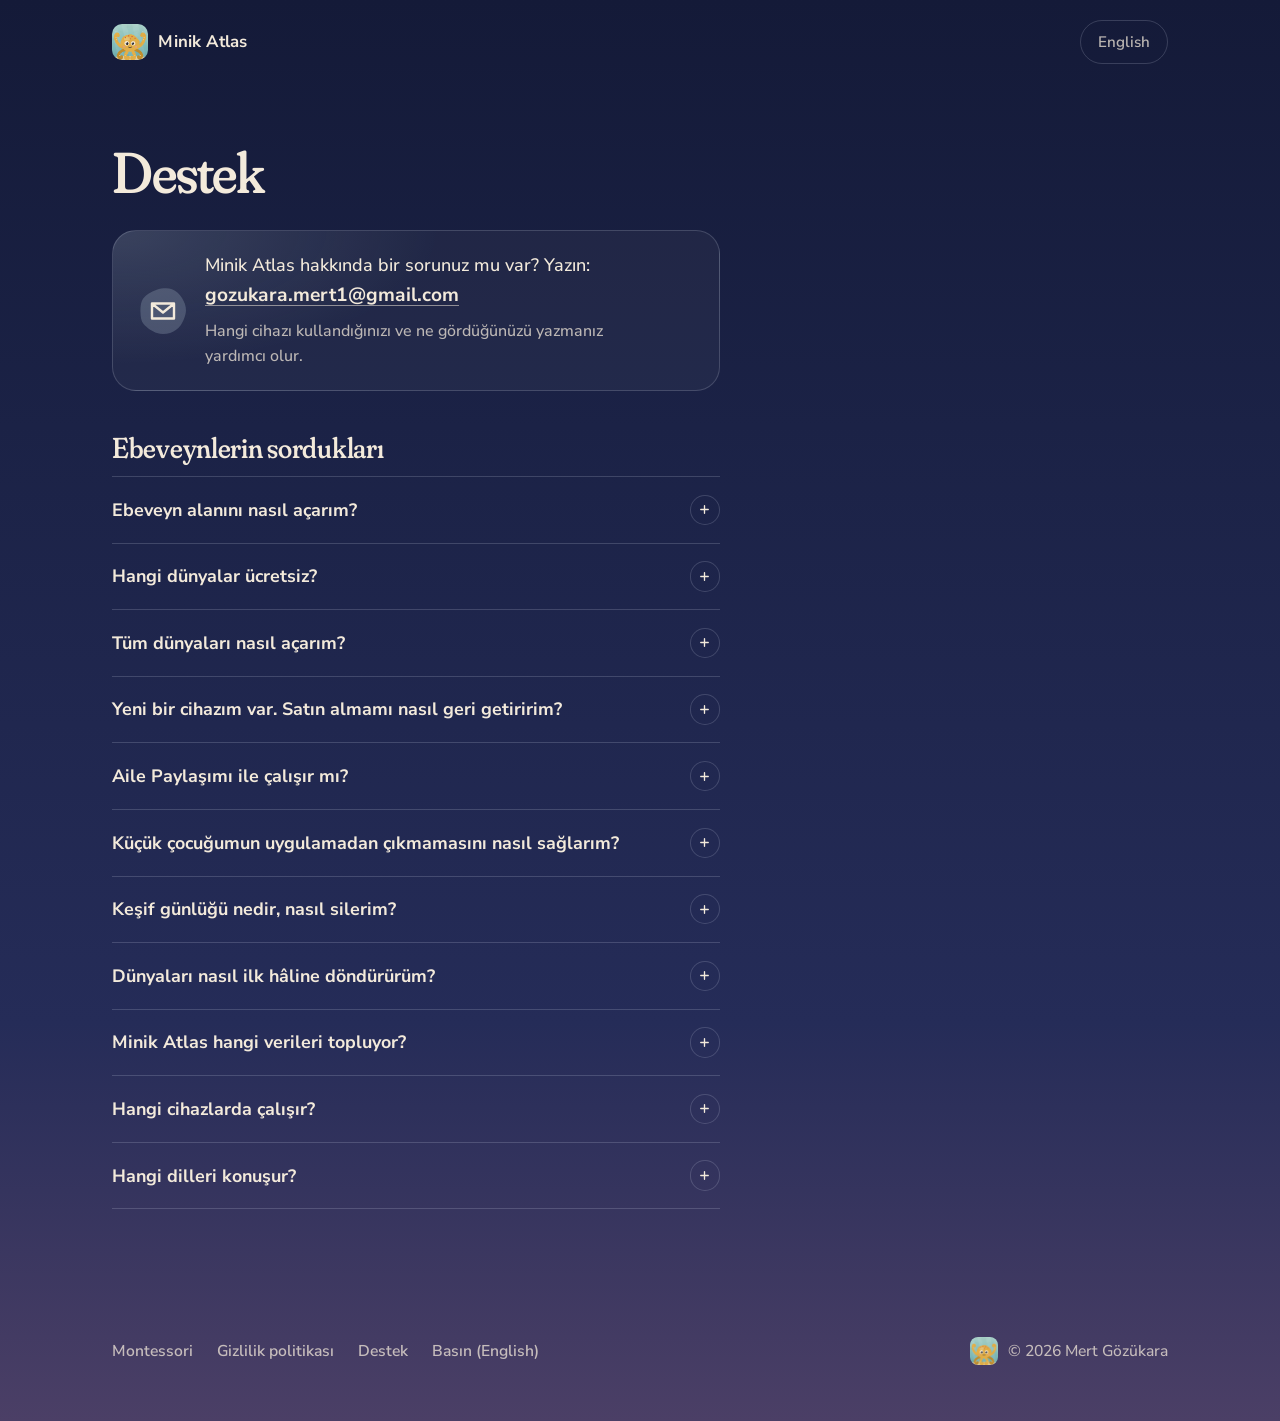
<file: tr/support/index.html>
<!doctype html>
<html lang="tr">
<head>
<meta charset="utf-8">
<meta name="viewport" content="width=device-width, initial-scale=1">
<title>Destek – Minik Atlas çocuk oyunları</title>
<meta name="description" content="Minik Atlas kullanan okul öncesi çocukların anne babaları için yardım: ebeveyn alanı, tüm dünyaları satın alma ve geri yükleme, Aile Paylaşımı, Rehberli Erişim, keşif günlüğü.">
<link rel="canonical" href="https://playtinyatlas.com/tr/support/">
<link rel="alternate" hreflang="en" href="https://playtinyatlas.com/support/">
<link rel="alternate" hreflang="tr" href="https://playtinyatlas.com/tr/support/">
<link rel="alternate" hreflang="x-default" href="https://playtinyatlas.com/support/">
<meta name="theme-color" content="#151B3A">
<meta property="og:type" content="website">
<meta property="og:site_name" content="Minik Atlas">
<meta property="og:title" content="Destek – Minik Atlas çocuk oyunları">
<meta property="og:description" content="Minik Atlas kullanan okul öncesi çocukların anne babaları için yardım: ebeveyn alanı, tüm dünyaları satın alma ve geri yükleme, Aile Paylaşımı, Rehberli Erişim, keşif günlüğü.">
<meta property="og:url" content="https://playtinyatlas.com/tr/support/">
<meta property="og:image" content="https://playtinyatlas.com/assets/img/og-tr.jpg">
<meta property="og:image:width" content="1200">
<meta property="og:image:height" content="900">
<meta property="og:image:alt" content="Ateş böcekleriyle göleti aydınlat: gece gölet dünyası, nilüfer yaprağında bir kurbağa">
<meta property="og:locale" content="tr_TR">
<meta property="og:locale:alternate" content="en_US">
<meta name="twitter:card" content="summary_large_image">
<meta name="twitter:title" content="Destek – Minik Atlas çocuk oyunları">
<meta name="twitter:description" content="Minik Atlas kullanan okul öncesi çocukların anne babaları için yardım: ebeveyn alanı, tüm dünyaları satın alma ve geri yükleme, Aile Paylaşımı, Rehberli Erişim, keşif günlüğü.">
<link rel="icon" href="/favicon.ico" sizes="32x32">
<link rel="icon" type="image/png" sizes="192x192" href="/assets/img/icon-192.png">
<link rel="apple-touch-icon" href="/apple-touch-icon.png">
<link rel="preconnect" href="https://fonts.googleapis.com">
<link rel="preconnect" href="https://fonts.gstatic.com" crossorigin>
<link rel="stylesheet" href="https://fonts.googleapis.com/css2?family=Fraunces:ital,opsz,wght,SOFT@0,9..144,400..700,100;1,9..144,400..700,100&amp;family=Nunito+Sans:opsz,wght@6..12,400..800&amp;display=swap">
<link rel="stylesheet" href="/assets/site.css">
</head>
<body>
<a class="skip" href="#main">İçeriğe geç</a>
<header class="top">
  <a class="brand" href="/tr/"><img src="/assets/img/mark.png" alt="" width="44" height="44">Minik Atlas</a>
  <a class="lang" href="/support/" hreflang="en" lang="en">English</a>
</header>
<main id="main" class="page">
  <h1>Destek</h1>
  <div class="note"><svg class="chip" viewBox="0 0 100 100" aria-hidden="true" focusable="false"><path class="bg" d="M94.2 49.7C93.7 58.6 88.8 71.1 83.7 78.1C78.6 85.2 71.2 89.7 63.6 92.1C56.1 94.5 46.9 95.3 38.5 92.5C30.1 89.8 18.4 82.2 13.1 75.6C7.8 69.0 6.9 61.1 6.7 52.8C6.5 44.5 6.7 33.3 12.0 26.0C17.2 18.7 28.9 12.1 38.1 9.1C47.3 6.1 59.3 5.4 67.3 8.0C75.4 10.6 82.0 17.9 86.5 24.8C91.0 31.8 94.7 40.8 94.2 49.7Z" style="fill:var(--sky)"/><g class="glyph" transform="scale(1.923)"><path d="M15 18.5h22v15H15zM15.5 19l10.5 8.5L36.5 19"/></g></svg><div><p>Minik Atlas hakkında bir sorunuz mu var? Yazın:</p><p><a class="email" href="mailto:gozukara.mert1@gmail.com">gozukara.mert1@gmail.com</a></p><p class="hint">Hangi cihazı kullandığınızı ve ne gördüğünüzü yazmanız yardımcı olur.</p></div></div>
  <h2>Ebeveynlerin sordukları</h2>
  <ul class="faq">
    <li><details><summary>Ebeveyn alanını nasıl açarım?</summary><div class="answer"><p>Yuvarlak pencerelerin olduğu ekranda sağ üstteki küçük kapıya ya da asma kilitli herhangi bir pencereye dokunun. Ebeveynler için bir kart açılır: yazıyla yazılmış üç rakama sırayla dokunun.</p><p>Üç yanlış denemeden sonra rakamlar 30 saniye bekler; böylece rastgele dokunan bir çocuk geçemez.</p></div></details></li>
    <li><details><summary>Hangi dünyalar ücretsiz?</summary><div class="answer"><p>Gölet, çiftlik, mutfak ve kış. Diğer sekizinin (müzik odası, düğme panosu, bahçe, deniz altı, atölye, sokak, uzay ve dinozor vadisi) penceresinde küçük bir asma kilit vardır; tek bir satın almayla açılırlar.</p><p>Çocuk kilitli bir pencereye dokununca pencere hafifçe sallanır ve ebeveynler için olan kart açılır; rakamları okuyamayan bir çocuk bu kartı geçemez. Çocuğunuz fiyat ya da satın alma ekranı görmez.</p></div></details></li>
    <li><details><summary>Tüm dünyaları nasıl açarım?</summary><div class="answer"><p>Ebeveyn alanını açın. En üstte “Tüm dünyalar” kartı var: “Tüm dünyaları aç”a dokunun, satın almayı Apple yürütür. Tek seferlik bir satın almadır, abonelik değildir. Satın alma tamamlanınca asma kilitler kalkar; uygulamayı yeniden başlatmak gerekmez.</p></div></details></li>
    <li><details><summary>Yeni bir cihazım var. Satın almamı nasıl geri getiririm?</summary><div class="answer"><p>Satın alma Apple hesabınıza bağlıdır. Aynı Apple hesabıyla oturum açılmış bir cihazda uygulama açılırken Apple’a sorar. Dünyalar hâlâ kilitliyse ebeveyn alanını açıp “Satın Almaları Geri Yükle”ye dokunun.</p></div></details></li>
    <li><details><summary>Aile Paylaşımı ile çalışır mı?</summary><div class="answer"><p>Evet. Aile grubunuzda satın alma paylaşımı açıksa, tek satın alma dünyaları ailenizin cihazlarında da açar.</p><p>Çocuğunuzun satın almaları sizin onayınızı gerektiriyorsa (Ask to Buy), kart satın almanın onay beklediğini söyler. Onayladığınızda dünyalar kendiliğinden açılır.</p></div></details></li>
    <li><details><summary>Küçük çocuğumun uygulamadan çıkmamasını nasıl sağlarım?</summary><div class="answer"><p>iOS’un bir özelliği olan Rehberli Erişim’i kullanın:</p><ol><li>Ayarlar, Erişilebilirlik, Rehberli Erişim’e gidin. Açın ve bir parola belirleyin.</li><li>Minik Atlas’ı açın, yan düğmeye (ya da Ana Ekran düğmesine) üç kez basın ve Başlat’a dokunun.</li><li>Bitirmek için yine üç kez basın ve parolayı girin.</li></ol></div></details></li>
    <li><details><summary>Keşif günlüğü nedir, nasıl silerim?</summary><div class="answer"><p>Ebeveyn alanında “Günlüğü aç”a dokunun. Günlük, çocuğunuzun bu hafta dünyalarda neler bulduğunu anlatır, ona sorabileceğiniz bir şey önerir ve en çok oyalandığı dünyaları gösterir. Puan, süre ya da karşılaştırma yoktur; günlük cihazda kalır.</p><p>Silmek için günlüğün en altındaki “Günlüğü sil”e dokunun. Dünyalar olduğu gibi kalır. Uygulamayı silmek de günlüğü siler.</p></div></details></li>
    <li><details><summary>Dünyaları nasıl ilk hâline döndürürüm?</summary><div class="answer"><p>Dünyalar çocuğunuzun yaptıklarını hatırlar: ektiği bahçeyi, raftaki kavanozları, kaydettiği şarkıyı. Hepsini silmek için ebeveyn alanını açıp “Dünyaları ilk hâline döndür”e dokunun. Bu, günlüğü silmez.</p></div></details></li>
    <li><details><summary>Minik Atlas hangi verileri topluyor?</summary><div class="answer"><p>Hiçbirini. Hesap, bize ait bir sunucu, reklam ya da üçüncü taraf analitik yoktur. Satın almanın yapılıp yapılmadığını uygulama cihazdaki Apple StoreKit’e sorar. Ayrıntılar <a href="/tr/privacy/">gizlilik politikasında</a>.</p></div></details></li>
    <li><details><summary>Hangi cihazlarda çalışır?</summary><div class="answer"><p>iOS 16.4 ya da üstü yüklü iPad ve iPhone. Dünyalar yatay ekranda oynanır; oynamak için internet bağlantısı gerekmez.</p></div></details></li>
    <li><details><summary>Hangi dilleri konuşur?</summary><div class="answer"><p>Dünyalarda yazı yok. Ebeveyn alanı, cihazın diline göre Türkçe ya da İngilizcedir.</p></div></details></li>
  </ul>
</main>
<footer class="foot">
  <nav aria-label="Site">
    <a href="/tr/montessori/">Montessori</a>
    <a href="/tr/privacy/">Gizlilik politikası</a>
    <a href="/tr/support/">Destek</a>
    <a href="/press/" hreflang="en">Basın (English)</a>
  </nav>
  <p class="mark"><img src="/assets/img/mark.png" alt="" width="32" height="32">© 2026 Mert Gözükara</p>
</footer>
</body>
</html>
</file>
<file: assets/site.css>
/* Tiny Atlas: the pond's own night as the ground, ivory for the words, the fireflies' gold as the one accent,
   and the app's paper only where the app itself is drawn (the journal). Shared by every page. */
:root {
  --night-0: #141A38;
  --night-1: #1B2246;
  --night-2: #252C58;
  --dawn: #4B3F66;
  --ivory: #F3EADB;
  --ivory-2: rgba(243, 234, 219, 0.74);
  --ivory-3: rgba(243, 234, 219, 0.52);
  --line: rgba(221, 227, 242, 0.18);
  --gold: #F4CF78;
  --gold-soft: rgba(244, 207, 120, 0.55);
  --well: #2A3263;
  --paper: #F3E9D6;
  --card: #FFFDF8;
  --mint: #D6F1DF;
  --leaf: #3E7A55;
  --ink: #4B3B2E;
  --ink-soft: #66533F;
  /* the chips' washes on the support pages, as faint light on the night */
  --sky: rgba(207, 229, 238, 0.2);
  --pond: rgba(211, 226, 188, 0.2);
  --sun: rgba(245, 219, 165, 0.2);
  --berry: rgba(240, 208, 198, 0.2);
  --lilac: rgba(221, 213, 234, 0.2);
  --measure: 38rem;
  --gutter: clamp(1.25rem, 5vw, 3rem);
  --display: "Fraunces", "Iowan Old Style", "Palatino", Georgia, serif;
  --body: "Nunito Sans", ui-rounded, system-ui, sans-serif;
}

*, *::before, *::after { box-sizing: border-box; }

html {
  -webkit-text-size-adjust: 100%; text-size-adjust: 100%; color-scheme: dark;
  -webkit-tap-highlight-color: transparent; scrollbar-color: rgba(243, 234, 219, 0.28) var(--night-0);
}
/* the browser's own surfaces in the night's colours: a selection like firefly light, gold caret and controls */
::selection { background: rgba(244, 207, 120, 0.34); color: #fff; }
input, textarea { caret-color: var(--gold); }
:root { accent-color: var(--gold); }
a, button, summary { touch-action: manipulation; }

body {
  margin: 0;
  min-height: 100vh;
  display: flex;
  flex-direction: column;
  font-family: var(--body);
  font-size: 1.125rem;
  line-height: 1.6;
  font-weight: 500;
  color: var(--ivory);
  background-color: var(--night-1);
  background-image: linear-gradient(180deg, var(--night-0) 0%, var(--night-1) 30%, var(--night-2) 72%, var(--dawn) 100%);
}

img, svg { display: block; max-width: 100%; }

a { color: inherit; text-decoration-thickness: 1px; text-underline-offset: 0.2em; text-decoration-color: var(--ivory-3); }
a:hover { text-decoration-color: var(--gold); }
:focus-visible { outline: 2px solid var(--gold); outline-offset: 3px; border-radius: 6px; }

h1, h2, h3 { line-height: 1.15; margin: 0; text-wrap: balance; font-family: var(--display); font-weight: 500; font-variation-settings: "opsz" 144, "SOFT" 100; }
h1 { letter-spacing: -0.02em; }
h2 { font-size: clamp(1.6rem, 3.4vw, 2.1rem); letter-spacing: -0.01em; }
h3 { font-size: 1.2rem; font-weight: 600; font-variation-settings: "opsz" 48, "SOFT" 100; }
p { margin: 0; text-wrap: pretty; }
p + p { margin-top: 1em; }

.skip {
  position: absolute; left: -999px; top: 0.5rem;
  background: var(--night-0); color: var(--ivory); padding: 0.5rem 1rem; border: 1px solid var(--line); border-radius: 999px;
}
.skip:focus { left: 0.5rem; z-index: 10; }

/* Header */
.top {
  display: flex; align-items: center; justify-content: space-between; gap: 1rem;
  padding: 1.25rem var(--gutter);
}
/* the mark is as tall as the language pill, so the header keeps one height on every page, with or without the pill */
.brand { display: inline-flex; align-items: center; gap: 0.65rem; min-height: 44px; text-decoration: none; font-weight: 700; font-size: 1.05rem; letter-spacing: 0.01em; }
.brand img { width: 36px; height: 36px; border-radius: 10px; }
.brand:hover { text-decoration: none; }
.lang {
  display: inline-flex; align-items: center; min-height: 44px;
  padding: 0.3rem 1.05rem; border: 1px solid var(--line); border-radius: 999px;
  text-decoration: none; font-weight: 600; font-size: 0.95rem; color: var(--ivory-2);
  transition: border-color 0.16s ease, color 0.16s ease, transform 0.12s cubic-bezier(0.23, 1, 0.32, 1);
}
.lang:hover { border-color: var(--ivory-3); color: var(--ivory); }
.lang:active { transform: scale(0.97); }

main { flex: 1; }

/* Text pages */
.page { padding: clamp(1.5rem, 5vw, 3.5rem) var(--gutter) clamp(3rem, 8vw, 5rem); }
.page h1 { font-size: clamp(2.4rem, 6vw, 3.6rem); margin-bottom: 0.75rem; }
.page .meta { color: var(--ivory-2); margin-bottom: 2.25rem; }
.page h2 { font-size: clamp(1.45rem, 3vw, 1.8rem); margin: 2.5rem 0 0.75rem; }
.page p, .page li { max-width: var(--measure); }
.page strong { font-weight: 800; color: var(--ivory); }
.page ul, .page ol { padding-left: 1.25rem; }
.page li + li { margin-top: 0.4rem; }

.big { font-size: clamp(1.2rem, 2.4vw, 1.4rem); line-height: 1.55; }

/* Tinted chip: a soft blob with a line glyph (support pages) */
.chip { width: 3.25rem; height: 3.25rem; }
.chip .bg { stroke: none; }
.chip .glyph { fill: none; stroke: var(--ivory); stroke-width: 2.4; stroke-linecap: round; stroke-linejoin: round; }

/* Contact note: a hairline all round, a faint wash and the chip */
.note {
  display: grid; grid-template-columns: 3.25rem 1fr; gap: 1rem; align-items: center;
  max-width: var(--measure); padding: 1.25rem 1.5rem; margin: 0 0 2.5rem;
  border: 1px solid var(--line); border-radius: 24px;
  background: radial-gradient(ellipse 90% 140% at 0% 0%, rgba(207, 229, 238, 0.14), transparent 60%), rgba(243, 234, 219, 0.04);
}
.page h1 + .note { margin-top: 1.5rem; }
.note p { margin: 0; }
.note .email { font-size: 1.2rem; }
.note .hint { margin-top: 0.5rem; color: var(--ivory-2); font-size: 1rem; }
.note .chip { grid-row: auto; }
.email { font-weight: 700; overflow-wrap: anywhere; }
/* the address is the page's one action: a fingertip-tall target without moving the line */
.note .email, .facts-table .email { display: inline-block; padding-block: 0.6rem; margin-block: -0.6rem; }

/* FAQ */
.page .faq { max-width: var(--measure); margin: 0; padding: 0; list-style: none; }
.page .faq > li { margin: 0; }
.faq details { border-top: 1px solid var(--line); }
.faq li:last-child details { border-bottom: 1px solid var(--line); }
.faq summary {
  list-style: none; cursor: pointer; display: flex; justify-content: space-between; align-items: center; gap: 1rem;
  padding: 1.1rem 0; font-weight: 700; font-size: 1.12rem; line-height: 1.35;
}
.faq summary::-webkit-details-marker { display: none; }
.faq summary::after {
  content: ""; flex: 0 0 auto; width: 1.9rem; height: 1.9rem; border-radius: 50%;
  border: 1px solid var(--line); transition: border-color 0.16s ease, background-color 0.16s ease;
  background: url("data:image/svg+xml,%3Csvg xmlns='http://www.w3.org/2000/svg' viewBox='0 0 20 20'%3E%3Cpath d='M10 5v10M5 10h10' stroke='%23F3EADB' stroke-width='1.8' stroke-linecap='round'/%3E%3C/svg%3E") center / 0.95rem no-repeat;
}
.faq details[open] summary::after {
  background-image: url("data:image/svg+xml,%3Csvg xmlns='http://www.w3.org/2000/svg' viewBox='0 0 20 20'%3E%3Cpath d='M5 10h10' stroke='%23F3EADB' stroke-width='1.8' stroke-linecap='round'/%3E%3C/svg%3E");
}
@media (hover: hover) and (pointer: fine) {
  .faq summary:hover::after { border-color: var(--ivory-3); background-color: rgba(243, 234, 219, 0.06); }
}
.faq .answer { padding: 0 0 1.4rem; color: var(--ivory-2); }
.faq .answer p + p, .faq .answer p + ol, .faq .answer ol + p { margin-top: 0.8em; }
.faq ol { margin: 0; }

/* Press */
.facts-table { display: grid; grid-template-columns: max-content 1fr; gap: 0.55rem 1.75rem; max-width: var(--measure); margin: 0; }
.facts-table dt { font-weight: 700; }
.facts-table dd { margin: 0; color: var(--ivory-2); }
.icon-row { display: flex; flex-wrap: wrap; align-items: center; gap: 1.25rem 2rem; }
.icon-row img { width: 128px; height: 128px; border-radius: 28px; border: 1px solid var(--line); }
.downloads { display: flex; flex-wrap: wrap; gap: 0.75rem; list-style: none; padding: 0; margin: 0; }
.button {
  display: inline-flex; align-items: center; min-height: 44px; padding: 0.4rem 1.2rem;
  border: 1px solid var(--ivory-3); border-radius: 999px; background: rgba(243, 234, 219, 0.06); color: var(--ivory);
  font-weight: 700; font-size: 1rem; text-decoration: none;
  transition: background-color 0.16s ease, color 0.16s ease, transform 0.12s cubic-bezier(0.23, 1, 0.32, 1);
}
.button:hover { background: var(--ivory); color: var(--night-0); }
.button:active { transform: scale(0.97); }
.press-shots { list-style: none; margin: 0; padding: 0; display: grid; gap: 1.25rem; grid-template-columns: repeat(auto-fill, minmax(14rem, 1fr)); max-width: 64rem; }
.press-shots a { display: block; text-decoration: none; font-weight: 700; font-size: 1rem; }
.press-shots img { width: 100%; height: auto; border-radius: 16px; border: 1px solid var(--line); margin-bottom: 0.45rem; background: var(--well); }
.press-shots span { display: block; color: var(--ivory-2); font-weight: 500; font-size: 0.9rem; }
.page .press-shots, .page .downloads { padding-left: 0; }
.page .press-shots li, .page .downloads li { margin: 0; }

/* Footer */
.foot {
  padding: 2.5rem var(--gutter) 3rem; display: flex; flex-wrap: wrap; align-items: center; justify-content: space-between; gap: 1rem 2rem;
  font-size: 0.98rem; color: var(--ivory-2);
}
.foot nav { display: flex; flex-wrap: wrap; gap: 0.25rem 1.5rem; }
.foot nav a { font-weight: 600; display: inline-flex; align-items: center; min-height: 44px; text-decoration: none; transition: color 0.16s ease; }
.foot nav a:hover { color: var(--ivory); }
.foot .mark { display: inline-flex; align-items: center; gap: 0.6rem; }
.foot .mark img { width: 28px; height: 28px; border-radius: 8px; }

@media (max-width: 640px) {
  body { font-size: 1.0625rem; }
  .facts-table { grid-template-columns: 1fr; gap: 0.1rem; }
  .facts-table dd { margin-bottom: 0.7rem; }
  .foot { flex-direction: column; align-items: flex-start; }
  .note { grid-template-columns: 1fr; gap: 0.75rem; padding: 1.25rem; }
  .note .email { font-size: 1.1rem; }
}

/* One centred column for header, text pages and footer on wide screens */
.top, .page, .foot { width: 100%; max-width: 72rem; margin-left: auto; margin-right: auto; }
</file>
<file: assets/home.css>
/* Tiny Atlas landing (/ and /tr/) and the Montessori article. The night, the type and the footer come from site.css;
   this file is the landing's own: a world in the hero with twelve lit windows to open the others, one idea per screen. */
:root {
  --page: 76rem;
  --pad: clamp(1.25rem, 5vw, 4rem);
  --step: clamp(6rem, 13vw, 11rem);
}

html { overflow-x: clip; }
.home main { flex: 1; overflow-x: clip; }
.home .foot { overflow-x: clip; }

/* Header: the mark and the language switch, on the landing's own width */
.home .top { max-width: var(--page); padding: 1.25rem var(--pad) 0; }

/* Type */
.home h1 { font-size: clamp(4.4rem, 11vw, 8.6rem); line-height: 0.9; letter-spacing: -0.03em; }
.home h2 { font-size: clamp(2.4rem, 5.6vw, 4.4rem); line-height: 1; letter-spacing: -0.015em; margin: 0; }
.say {
  margin-top: clamp(1rem, 2vw, 1.4rem); max-width: 30ch;
  font-size: clamp(1.15rem, 1.7vw, 1.4rem); line-height: 1.45; color: var(--ivory-2);
}
.vh { position: absolute; width: 1px; height: 1px; margin: -1px; padding: 0; overflow: hidden; clip: rect(0 0 0 0); white-space: nowrap; border: 0; }
.nw { white-space: nowrap; }

/* Sections: one idea each, a lot of night between them */
.band { width: 100%; max-width: var(--page); margin: 0 auto; padding: var(--step) var(--pad) 0; }

.split { display: grid; gap: clamp(2rem, 5vw, 4.5rem); align-items: center; }
@media (min-width: 900px) {
  .split { grid-template-columns: minmax(0, 0.85fr) minmax(0, 1.15fr); }
  .split--flip { grid-template-columns: minmax(0, 1.15fr) minmax(0, 0.85fr); }
  .split--flip > .words { order: 2; }
}

/* A round window: the media behind the app's hand-cut edge, one hairline, and light behind it */
.win { position: relative; aspect-ratio: 1; width: 100%; }
.win__media { position: absolute; inset: 0; overflow: hidden; background: var(--well); }
.win__media img, .win__media video { width: 100%; height: 100%; object-fit: cover; display: block; }
.win__ring { position: absolute; inset: 0; width: 100%; height: 100%; overflow: visible; fill: none; pointer-events: none; }
.win__ring use { stroke: rgba(243, 234, 219, 0.5); stroke-width: var(--ring, 1.5px); vector-effect: non-scaling-stroke; }
.clip-a { clip-path: url(#clip-a); -webkit-clip-path: url(#clip-a); }
.clip-b { clip-path: url(#clip-b); -webkit-clip-path: url(#clip-b); }
.clip-c { clip-path: url(#clip-c); -webkit-clip-path: url(#clip-c); }
.clip-d { clip-path: url(#clip-d); -webkit-clip-path: url(#clip-d); }
figure.win { margin: 0; }

/* A frame for wide pictures: an even corner, a hairline, and the night's deep shadow */
.frame {
  position: relative; overflow: hidden; margin: 0; border-radius: 26px; background: var(--well);
  box-shadow: 0 1px 0 rgba(243, 234, 219, 0.12) inset, 0 40px 70px -34px rgba(0, 0, 0, 0.7);
}
.frame img, .frame video { display: block; width: 100%; height: auto; }

/* The glow a picture throws on the night around it */
.glow { position: absolute; inset: -10%; pointer-events: none; z-index: -1; }

/* Hero: the name and the way in beside one of the twelve worlds, as big as the screen allows, whole and alive, throwing
   its own light on the night; the twelve windows under it open the others, out of the window, as the app does. On a
   narrow screen: the name, the world from edge to edge, then the windows. */
@property --tint { syntax: "<color>"; inherits: true; initial-value: rgba(112, 196, 124, 0.3); }
.hero { position: relative; padding-top: clamp(1.25rem, 5vw, 3rem); text-align: center; transition: --tint 0.9s ease; }
.home .hero h1 { font-size: clamp(3.6rem, 11vw, 8.6rem); }
.hero-grid { position: relative; z-index: 1; display: grid; grid-template-columns: minmax(0, 1fr); grid-template-areas: "words" "screen" "picker"; gap: clamp(1.5rem, 5vw, 2.25rem); }
.hero .words { grid-area: words; }
.hero .screen { grid-area: screen; }
.hero .picker { grid-area: picker; }
.hero .say { margin-left: auto; margin-right: auto; max-width: 28ch; }
.cta { margin-top: clamp(1.25rem, 3vw, 2.2rem); display: flex; flex-wrap: wrap; justify-content: center; align-items: center; gap: 0.9rem 1.4rem; }
/* the world's light on the night: one soft pool, gone before the hero ends */
.hero .light {
  position: absolute; inset: 0 -50%; pointer-events: none; z-index: 0;
  background: radial-gradient(30% 30% at 50% 56%, color-mix(in srgb, var(--tint) 75%, transparent), transparent);
}
/* the caption keeps the room of its longest world, so nothing below it moves when the world changes */
.hero .screen-name { min-height: calc(1.61em + 0.2rem + 3 * 1.45em); }
@media (max-width: 599px) {
  /* on a phone the world runs from edge to edge */
  .hero .screen-in { margin-inline: calc(-1 * var(--pad)); border-radius: 0; box-shadow: 0 1px 0 rgba(243, 234, 219, 0.14) inset, 0 30px 50px -30px rgba(5, 8, 25, 0.7); }
  .hero .screen-ring, .hero .glint { display: none; }
}
@media (min-width: 960px) {
  /* how far the picture runs on into the right-hand margin: up to 8rem, stopping 3rem short of the window's edge; the
     language pill above moves out with it, so the header and the picture end on one line */
  :root { --bleed: clamp(0px, (100vw - var(--page)) / 2 + var(--pad) - 3rem, 8rem); }
  .home .top .lang { margin-right: calc(-1 * var(--bleed)); }
  .hero { min-height: calc(100svh - 4rem); display: grid; align-content: center; padding-top: 1rem; padding-bottom: 2rem; text-align: left; }
  .hero-grid {
    grid-template-columns: minmax(0, 25rem) minmax(0, 1fr); grid-template-areas: "words screen" "words picker";
    column-gap: clamp(2.5rem, 4vw, 4rem); row-gap: 1.25rem; align-items: start;
  }
  .hero .words { align-self: center; }
  .hero .say { margin-left: 0; }
  .cta { justify-content: flex-start; gap: 0.9rem 1rem; }
  .hero .screen, .hero .picker { width: auto; max-width: none; margin-right: calc(-1 * var(--bleed)); }
  /* on a short screen the picture gives up width before the windows leave the first view */
  .hero .screen-in { width: min(100%, (100svh - 17rem) * 1.439); }
  .hero .screen-name { min-height: calc(1.61em + 0.2rem + 2 * 1.45em); }
  .hero .screen-name .act { max-width: 56ch; }
  .hero .light { inset: -4rem -40% 0 0; background: radial-gradient(34% 40% at 62% 44%, color-mix(in srgb, var(--tint) 70%, transparent), transparent); }
}
.go {
  display: inline-flex; align-items: center; min-height: 50px;
  padding: 0.7rem 1.5rem; border-radius: 999px;
  background: var(--ivory); color: var(--night-0);
  font-weight: 700; font-size: 1.08rem; line-height: 1.2; text-decoration: none;
  transition: background-color 0.18s ease, transform 0.12s cubic-bezier(0.23, 1, 0.32, 1);
}
.go:hover { background: #fff; }
/* every button answers the press, the moment the finger lands */
.go:active, .store-badge:active { transform: scale(0.97); }
.soon { margin: 0; font-size: 1rem; font-weight: 600; color: var(--ivory-2); }

/* Apple's white App Store badge, as Apple draws it: never recoloured, never under 40 px tall */
.store-badge { display: inline-block; line-height: 0; border-radius: 10px; transition: transform 0.12s cubic-bezier(0.23, 1, 0.32, 1); }
.store-badge img { display: block; height: 54px; width: auto; }
.article .store-badge img { height: 48px; }
.store-badge:focus-visible { outline: 2px solid var(--ivory); outline-offset: 4px; }
/* Beside the badge, the way to the worlds steps back to a line */
.go--line { background: transparent; color: var(--ivory); box-shadow: inset 0 0 0 1px rgba(243, 234, 219, 0.55); }
.go--line:hover { background: rgba(243, 234, 219, 0.1); }
.store { margin: 0; }

/* the sky: a few stars, still */
.hero::before { content: ""; position: absolute; inset: 0 0 20%; pointer-events: none; opacity: 0.55;
  background-image: radial-gradient(1.5px 1.5px at 8% 22%, #fff 50%, transparent 52%), radial-gradient(1px 1px at 18% 60%, #fff 50%, transparent 52%), radial-gradient(1.5px 1.5px at 30% 10%, #fff 50%, transparent 52%), radial-gradient(1px 1px at 70% 16%, #fff 50%, transparent 52%), radial-gradient(1.5px 1.5px at 84% 40%, #fff 50%, transparent 52%), radial-gradient(1px 1px at 92% 12%, #fff 50%, transparent 52%), radial-gradient(1px 1px at 60% 48%, #fff 50%, transparent 52%), radial-gradient(1px 1px at 4% 78%, #fff 50%, transparent 52%), radial-gradient(1.5px 1.5px at 96% 72%, #fff 50%, transparent 52%); }

/* The one entrance: the world opens out of a round window, its light rises, the name comes up beside it; the windows
   and the caption follow. Done in about 1.3 s, and nothing on the page moves after it except the world's own clip. */
@media (prefers-reduced-motion: no-preference) {
  .hero .screen-in { animation: open 1.3s cubic-bezier(0.16, 1, 0.3, 1) 0.1s backwards; }
  .hero .light, .hero .screen::before { animation: fade 1.4s ease-out 0.3s backwards; }
  .hero h1 { animation: rise 0.8s cubic-bezier(0.16, 1, 0.3, 1) 0.15s backwards; }
  .hero .say { animation: rise-s 0.7s cubic-bezier(0.16, 1, 0.3, 1) 0.28s backwards; }
  .hero .cta { animation: rise-s 0.7s cubic-bezier(0.16, 1, 0.3, 1) 0.38s backwards; }
  .hero .picker, .hero .screen-name, .hero .screen .play { animation: fade 0.8s ease-out 0.7s backwards; }
  @keyframes open { from { clip-path: circle(13% at 50% 50%); } to { clip-path: circle(150% at 50% 50%); } }
  @keyframes rise { from { opacity: 0; transform: translateY(16px); } }
  @keyframes rise-s { from { opacity: 0; transform: translateY(8px); } }
  @keyframes fade { from { opacity: 0; } }
}

/* The clip's pause button (moving pictures longer than five seconds need one) */
.play {
  position: absolute; z-index: 2; width: 44px; height: 44px; border-radius: 50%;
  border: 1px solid rgba(243, 234, 219, 0.55); background: rgba(20, 26, 56, 0.55); color: var(--ivory);
  display: grid; place-items: center; cursor: pointer; padding: 0;
  backdrop-filter: blur(6px); -webkit-backdrop-filter: blur(6px);
  transition: background-color 0.16s ease, border-color 0.16s ease, transform 0.12s cubic-bezier(0.23, 1, 0.32, 1);
}
@media (hover: hover) and (pointer: fine) { .play:hover { background-color: rgba(37, 44, 88, 0.85); border-color: var(--ivory); } }
.play:active { transform: scale(0.94); }
.play svg { width: 15px; height: 15px; fill: currentColor; }
.play .i-play { display: none; }
.play.paused .i-play { display: block; }
.play.paused .i-pause { display: none; }
.play[hidden] { display: none; }

/* The twelve windows: lit a little, and the chosen one ringed in the fireflies' gold */
.picker { list-style: none; margin: 0 auto; padding: 0; width: 100%; max-width: 30rem; display: grid; grid-template-columns: repeat(6, 1fr); gap: 0.6rem; }
@media (min-width: 960px) { .hero .picker { margin-left: 0; grid-template-columns: repeat(12, minmax(0, 1fr)); gap: clamp(0.5rem, 0.9vw, 0.8rem); } }
.pick { display: block; width: 100%; padding: 0; border: 0; background: none; cursor: pointer; border-radius: 50%; color: inherit; --ring: 1px; position: relative; }
.pick .win { display: block; transition: transform 0.12s cubic-bezier(0.23, 1, 0.32, 1); }
.pick:active .win { transform: scale(0.95); }
.pick .win__media { opacity: 0.84; filter: saturate(0.9); transition: opacity .35s, filter .35s; }
.pick .win::before { content: ""; position: absolute; inset: -30%; border-radius: 50%; background: radial-gradient(closest-side, rgba(244, 207, 120, 0.5), rgba(244, 207, 120, 0) 72%); opacity: 0; transition: opacity .4s; }
@media (hover: hover) { .pick:hover .win__media { opacity: 0.95; filter: none; } }
.pick[aria-pressed="true"] { --ring: 2px; }
.pick[aria-pressed="true"] .win__media { opacity: 1; filter: none; }
.pick[aria-pressed="true"] .win__ring use { stroke: var(--gold); }
.pick[aria-pressed="true"] .win::before { opacity: 1; }
.pick:focus-visible { outline: 2px solid var(--gold); outline-offset: 4px; }

/* The world: the whole picture, an even corner, a hairline and the night's deep shadow, its own light close behind it */
.screen { position: relative; margin: 0; width: 100%; display: grid; grid-template-columns: minmax(0, 1fr) auto; column-gap: 1rem; align-items: start; text-align: left; }
.screen::before {
  content: ""; position: absolute; inset: -26% -20% -18%; z-index: 0; pointer-events: none;
  background: radial-gradient(closest-side, var(--tint), color-mix(in srgb, var(--tint) 35%, transparent) 50%, transparent);
}
.screen-in {
  position: relative; z-index: 1; grid-column: 1 / -1; aspect-ratio: 2360 / 1640; border-radius: 26px;
  background: var(--well); background-size: cover; background-position: center;
  box-shadow: 0 0 0 1px rgba(243, 234, 219, 0.14), 0 24px 48px -28px rgba(5, 8, 25, 0.6);
}
/* the app's hand-drawn line, a few px round the picture rather than on it */
.screen-ring { position: absolute; z-index: 3; inset: -8px; width: calc(100% + 16px); max-width: none; height: calc(100% + 16px); overflow: visible; fill: none; pointer-events: none; }
.screen-ring path { stroke: rgba(243, 234, 219, 0.42); stroke-width: 1.25px; }
/* a few fireflies' glints round the world, lit and still */
.glint { position: absolute; z-index: 2; width: 4px; height: 4px; border-radius: 50%; background: var(--gold); box-shadow: 0 0 8px 2px rgba(244, 207, 120, 0.45); opacity: 0.8; pointer-events: none; }
.glint:nth-of-type(1) { left: 9%; top: -4.5%; }
.glint:nth-of-type(2) { right: -2.6%; top: 22%; width: 5px; height: 5px; }
.glint:nth-of-type(3) { left: -3%; top: 58%; opacity: 0.6; }
.glint:nth-of-type(4) { right: 14%; top: -3%; width: 3px; height: 3px; opacity: 0.6; }
.screen-top { position: absolute; inset: 0; border-radius: inherit; overflow: hidden; }
.screen-in > video { border-radius: inherit; }
.screen-still { position: absolute; inset: 0; width: 100%; height: 100%; object-fit: cover; display: block; }
.screen-in video { position: absolute; inset: 0; width: 100%; height: 100%; object-fit: cover; display: block; opacity: 0; transition: opacity .25s ease; }
.screen-in video.on { opacity: 1; }
/* Under the picture: the world's name and what happens in it, and beside them the clip's pause button, off the picture
   (on it, the button sat on the app's own gear) */
.screen .play { position: relative; z-index: 1; grid-column: 2; grid-row: 2; margin-top: 1.1rem; }
.screen-name { position: relative; z-index: 1; grid-column: 1; grid-row: 2; margin-top: 1.1rem; font-size: clamp(1.02rem, 1.4vw, 1.15rem); line-height: 1.45; color: var(--ivory-2); }
.screen-name .nm { display: block; font-family: var(--display); font-style: italic; font-weight: 500; font-variation-settings: "opsz" 48, "SOFT" 100; font-size: 1.4em; line-height: 1.15; color: var(--ivory); margin-bottom: 0.2rem; }
.screen-name .act { display: block; max-width: 44ch; }

.band.worlds { padding-top: clamp(4.5rem, 10vw, 8.5rem); }
/* The twelve, whole, with what happens in each; four are free. A gallery wall on a wide screen (the middle column hung
   a little lower), two columns on a tablet, a row to swipe through on a phone. */
.atlas { list-style: none; margin: clamp(2rem, 4vw, 3rem) 0 0; padding: 0; display: grid; gap: clamp(2.25rem, 4vw, 3.25rem) clamp(1.1rem, 2.4vw, 1.75rem); }
.atlas figure { margin: 0; }
.atlas .frame { aspect-ratio: 1400 / 973; border-radius: 22px; }
.atlas .frame img { height: 100%; object-fit: cover; }
.atlas figcaption { margin-top: 0.95rem; font-size: 1rem; line-height: 1.45; color: var(--ivory-2); }
.atlas .nm { font-family: var(--display); font-style: italic; font-weight: 500; font-variation-settings: "opsz" 48, "SOFT" 100; font-size: 1.4rem; line-height: 1.2; color: var(--ivory); }
.atlas .free {
  display: inline-block; margin-left: 0.5rem; padding: 0 0.55rem; border: 1px solid rgba(244, 207, 120, 0.5); border-radius: 999px;
  font-size: 0.78rem; font-weight: 700; line-height: 1.55; letter-spacing: 0.01em; color: var(--gold); vertical-align: 0.3em;
}
.atlas .act { display: block; margin-top: 0.3rem; max-width: 36ch; }
@media (min-width: 640px) { .atlas { grid-template-columns: repeat(2, minmax(0, 1fr)); } }
@media (min-width: 960px) {
  .atlas { grid-template-columns: repeat(3, minmax(0, 1fr)); padding-bottom: 4.5rem; }
  .atlas > li:nth-child(3n+2) { transform: translateY(4.5rem); }
}
@media (max-width: 639px) {
  .atlas {
    display: flex; gap: 0.9rem; overflow-x: auto; overscroll-behavior-x: contain; scroll-snap-type: x mandatory;
    margin-inline: calc(-1 * var(--pad)); padding: 0.5rem var(--pad) 1.25rem; scroll-padding-inline: var(--pad); scrollbar-width: none;
  }
  .atlas::-webkit-scrollbar { display: none; }
  .atlas > li { flex: 0 0 82%; scroll-snap-align: start; }
}

/* Montessori: a few short principles beside the real-life worlds */
.principles { list-style: none; margin: clamp(1.4rem, 2.5vw, 2rem) 0 0; padding: 0; max-width: 30rem; }
.principles li {
  position: relative; padding: 0.85rem 0 0.85rem 1.7rem;
  font-size: clamp(1.05rem, 1.4vw, 1.2rem); line-height: 1.4;
  border-top: 1px solid var(--line);
}
.principles li:last-child { border-bottom: 1px solid var(--line); }
.principles li::before {
  content: ""; position: absolute; left: 0.2rem; top: 1.45rem; width: 0.45rem; height: 0.45rem; border-radius: 50%;
  background: var(--gold); box-shadow: 0 0 8px 2px rgba(244, 207, 120, 0.45);
}
.more { margin-top: 1rem; font-weight: 700; }
.more a, .article .end > a:not(.store-badge) { display: inline-flex; align-items: center; min-height: 44px; }
.m-stage { position: relative; padding: 8% 10% 12% 4%; }
.m-stage .win { position: absolute; --ring: 1px; }
.m-stage .m-w1 { width: 30%; right: 0; top: -2%; }
.m-stage .m-w2 { width: 26%; left: -2%; bottom: 0; }
.m-stage .glow { background: radial-gradient(closest-side, rgba(207, 229, 238, 0.22), transparent 70%); }

/* What they make: three pieces on the night wall */
.made-wall { position: relative; display: grid; gap: clamp(1rem, 2.4vw, 1.75rem); }
.made .glow { background: radial-gradient(closest-side, rgba(221, 213, 234, 0.22), transparent 70%); }
@media (min-width: 640px) {
  .made-wall { grid-template-columns: 1.05fr 1fr; align-items: center; }
  .made-wall .p1 { grid-row: span 2; }
}

/* Calm: the reef, wide */
.calm .pic { position: relative; }
.calm .glow { background: radial-gradient(closest-side, rgba(158, 184, 175, 0.26), transparent 70%); }

/* Journal: the one page of paper in the night, as the app draws it */
.journal {
  margin: 0; padding: clamp(1.1rem, 3vw, 1.75rem);
  background: var(--paper); color: var(--ink); border-radius: 28px;
  display: grid; gap: 0.75rem; max-width: 34rem; justify-self: center; width: 100%;
  font-size: 1rem; line-height: 1.4;
  box-shadow: 0 50px 80px -40px rgba(0, 0, 0, 0.7), 0 0 0 1px rgba(243, 234, 219, 0.18);
}
.journal .j-title { font-family: var(--body); font-weight: 800; font-size: 1.3rem; padding: 0 0.25rem 0.25rem; display: flex; align-items: center; gap: 0.6rem; }
.journal .j-title::before {
  content: ""; width: 0.6rem; height: 0.6rem; border-left: 2.5px solid var(--ink); border-bottom: 2.5px solid var(--ink);
  transform: rotate(45deg); margin-left: 0.25rem;
}
.j-card { background: var(--card); border-radius: 18px; padding: 0.95rem 1.1rem; }
.j-card.ask { background: var(--mint); }
.j-card b { display: block; font-weight: 800; font-size: 1.06rem; margin-bottom: 0.35rem; }
.j-find + .j-find { margin-top: 0.7rem; }
.j-find span { display: flex; justify-content: space-between; gap: 1rem; font-size: 0.88rem; font-weight: 700; color: var(--leaf); }
.j-find span i { font-style: normal; font-weight: 600; color: var(--ink-soft); }
.j-note { font-size: 0.88rem; color: var(--ink-soft); padding: 0.25rem 0.25rem 0; }

/* The page's end: the store's place, on the first light */
.band.end { text-align: center; }
.store--end { display: flex; flex-direction: column; align-items: center; gap: 1rem; text-align: center; }

/* Footer on the landing: the landing's own width */
.home .foot { max-width: var(--page); padding: var(--step) var(--pad) 2.5rem; }

@media (max-width: 480px) {
  .frame, .screen-in { border-radius: 20px; }
  /* the badge (48 px, inside Apple's 40 px floor) and the way to the worlds share one row on a phone, in both languages */
  .cta { gap: 0.75rem 0.5rem; }
  .cta .store-badge img { height: 48px; }
  .cta .go { min-height: 48px; padding-inline: 1.1rem; }
}
/* the smallest phones: four windows a row, so each stays a full fingertip wide */
@media (max-width: 359px) { .picker { grid-template-columns: repeat(4, 1fr); max-width: 17rem; } }
@media (prefers-reduced-motion: no-preference) { html { scroll-behavior: smooth; } }

/* The Montessori article */
.article { max-width: 46rem; }
.article h1 { font-size: clamp(2.6rem, 7vw, 4.4rem); line-height: 0.95; margin-bottom: 1.25rem; }
.article .lede { font-size: clamp(1.2rem, 2.2vw, 1.4rem); line-height: 1.5; color: var(--ivory-2); max-width: 36rem; }
.article h2 { font-size: clamp(1.6rem, 3.6vw, 2.1rem); margin: 3rem 0 0.8rem; }
.article p { max-width: 38rem; }
.article .frame { margin: 2rem 0 0.6rem; max-width: 44rem; }
.article figcaption.cap { font-size: 0.98rem; color: var(--ivory-2); max-width: 38rem; margin-top: 0.4rem; }
.article figure.shot { margin: 2rem 0 0; }
.article figure.shot .frame { margin: 0 0 0.6rem; }
.article ul.tips { padding-left: 1.25rem; max-width: 38rem; }
.article ul.tips li + li { margin-top: 0.55rem; }
.article .end { margin-top: 3rem; display: flex; flex-wrap: wrap; align-items: center; gap: 1rem 1.5rem; }
.article .pair { display: grid; gap: 1rem; margin: 2rem 0 0; grid-template-columns: 1fr 1fr; max-width: 44rem; }
.article .pair .frame { margin: 0; }
@media (max-width: 560px) { .article .pair { grid-template-columns: 1fr; } }

/* The unlisted /free page: the redeem button on its own line, the article's lists in step */
.free .free-go { margin: 1.5rem 0 0.5rem; }
.free ol, .free ul { padding-left: 1.25rem; display: grid; gap: 0.6rem; }
.free .store-badge { margin-top: 0.5rem; }
</file>
